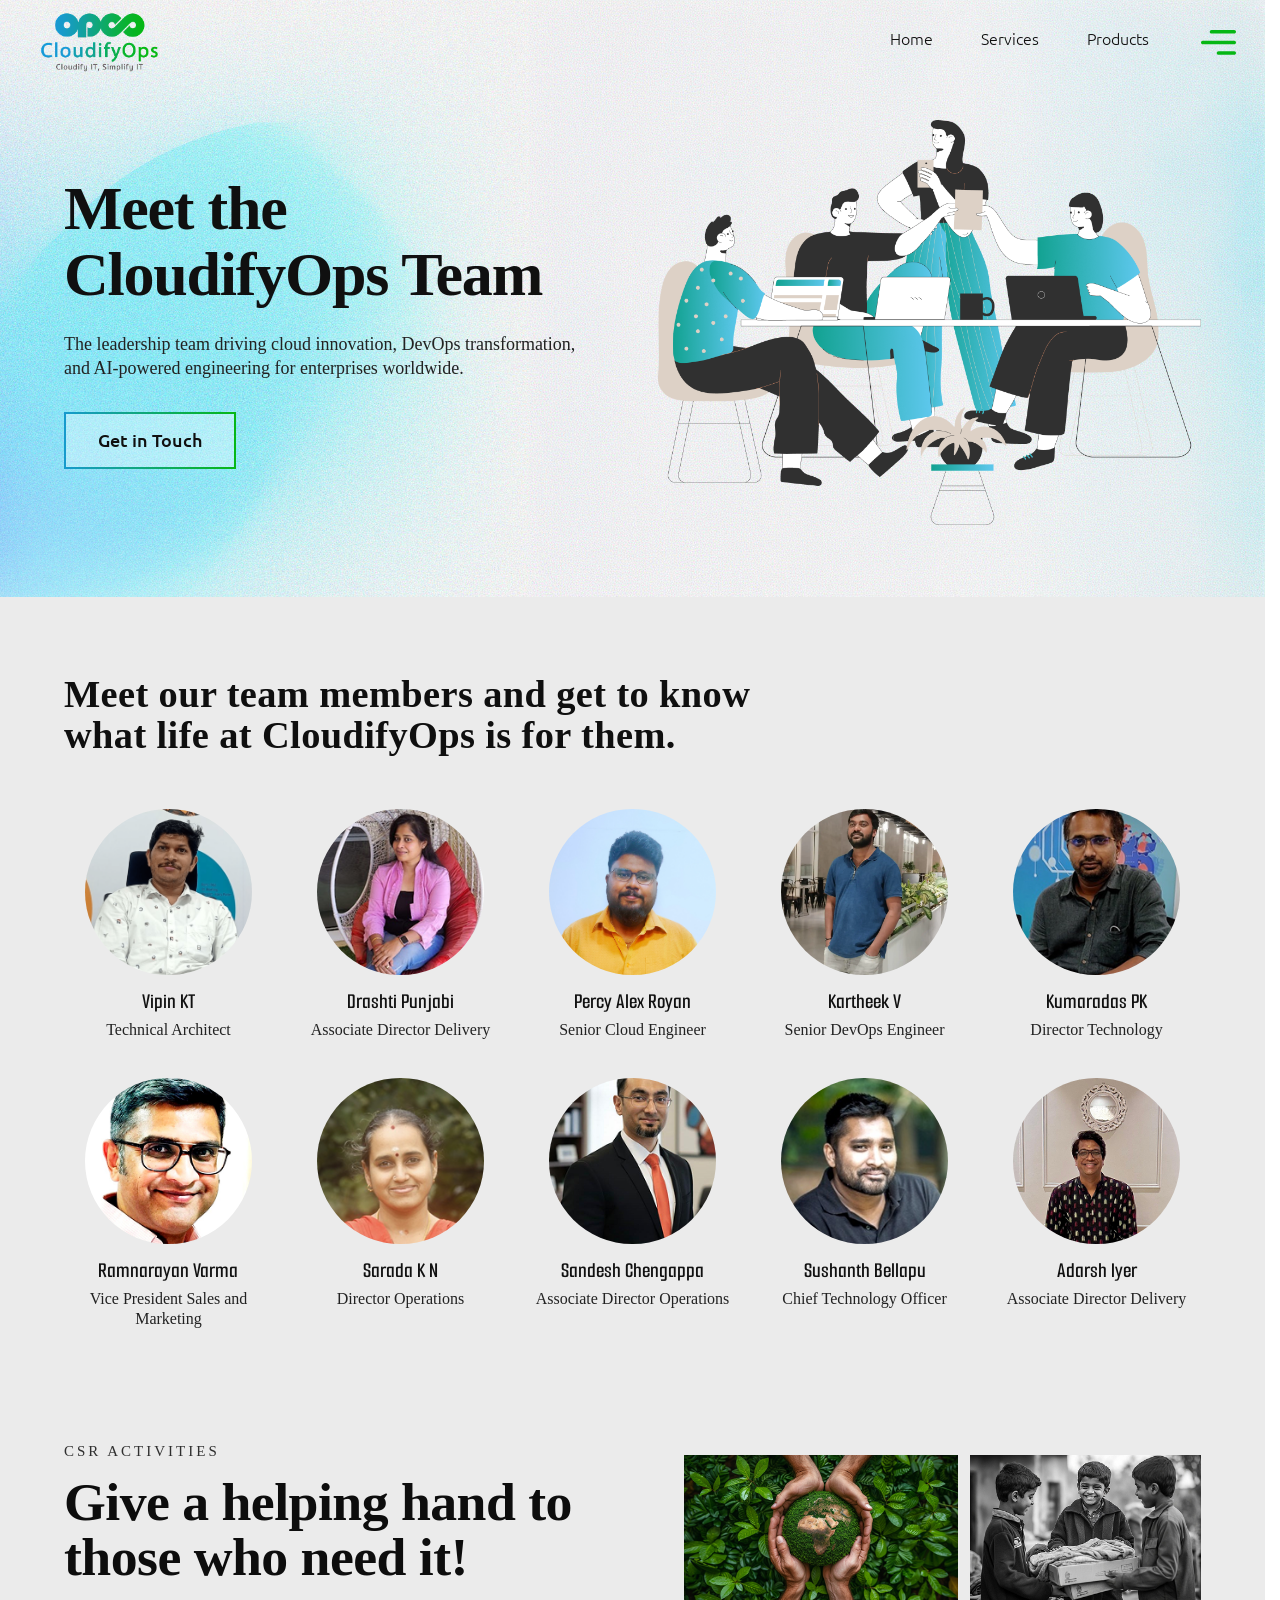
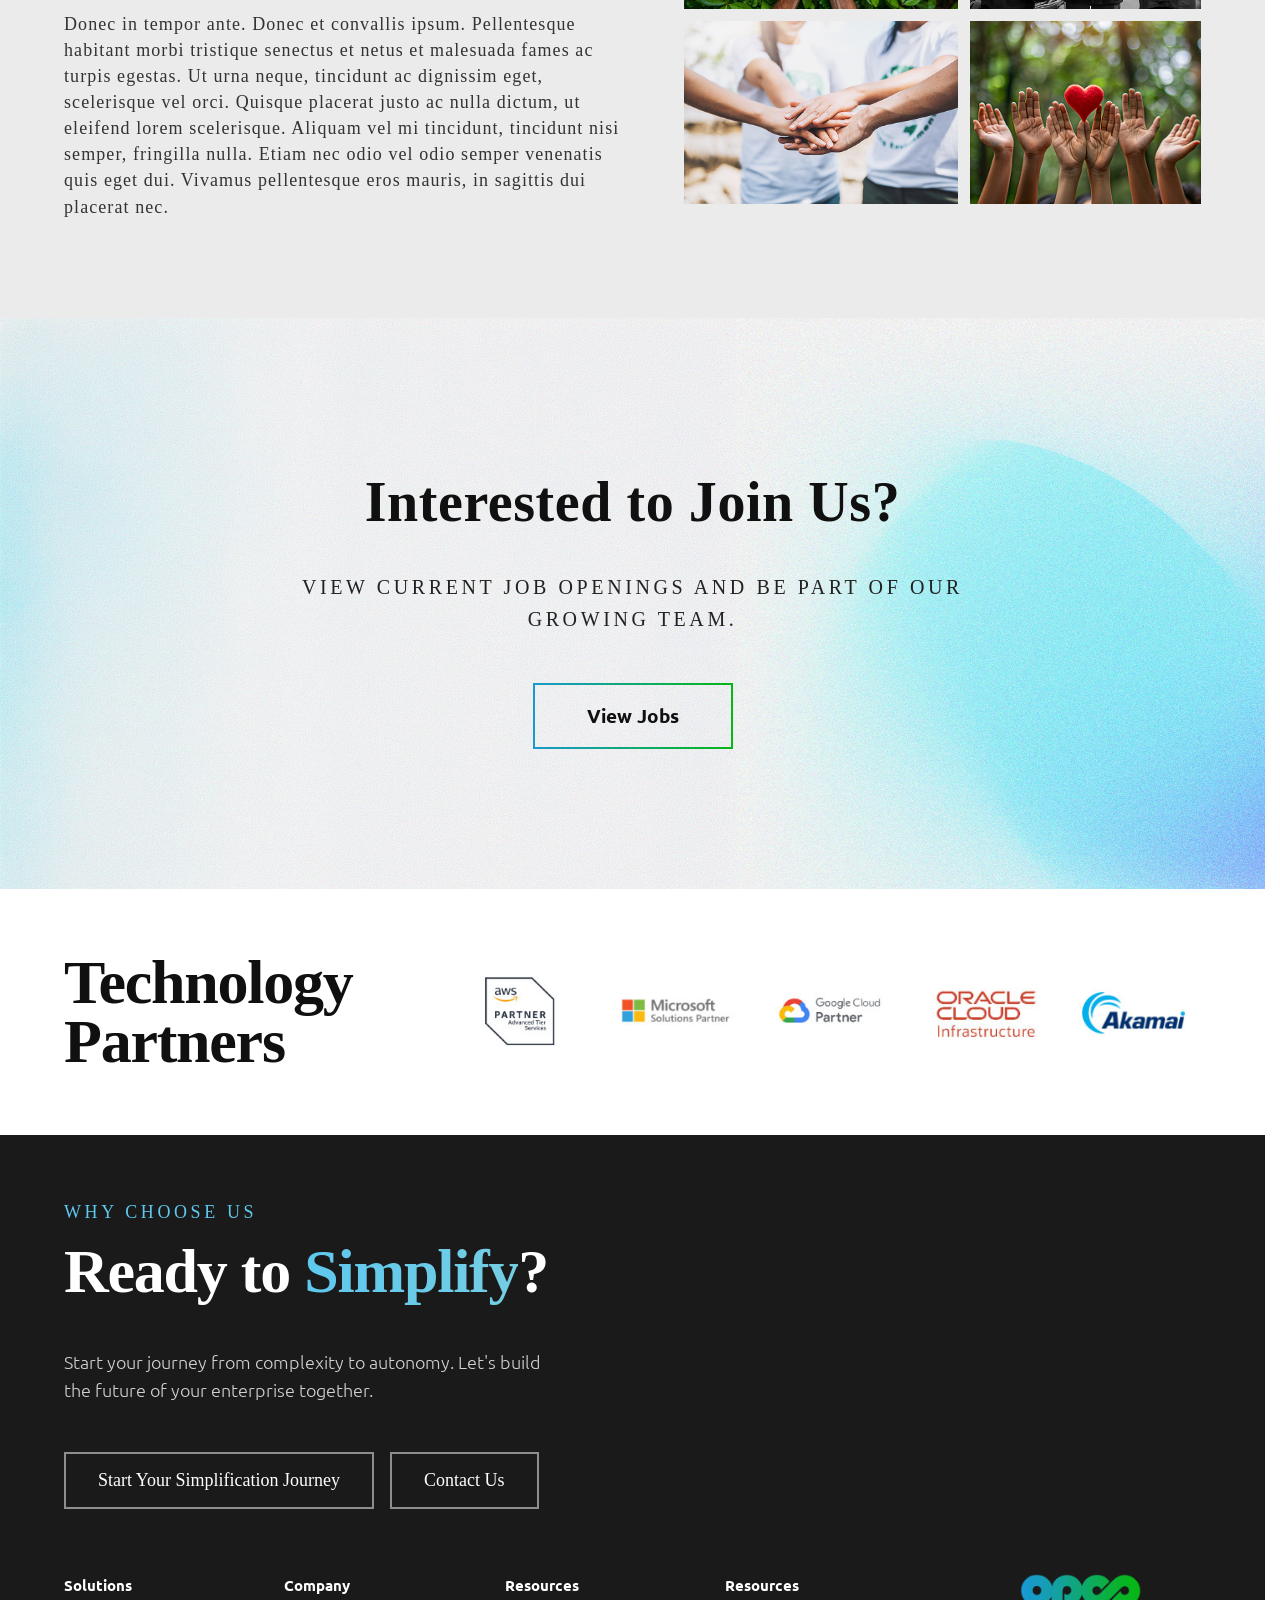
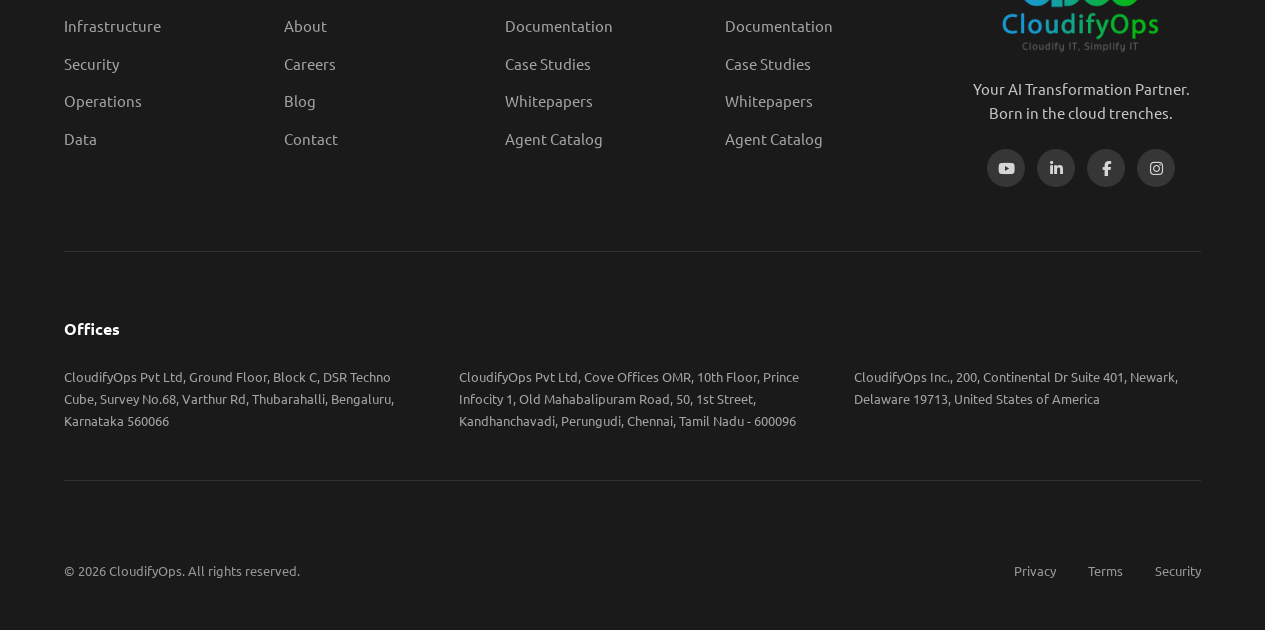
<file: life-at-cloudifyOps.html>
<!DOCTYPE html>
<html lang="en">
<head>
  <meta charset="UTF-8" />
  <meta name="viewport" content="width=device-width, initial-scale=1.0" />
  <title>Secure Cloud Services | CloudifyOps</title>
  <meta name="description" content="Protect your cloud environment with CloudifyOps comprehensive security and governance solutions." />
  <link rel="shortcut icon" href="./favicon.ico" type="image/x-icon">
  <link rel="icon" href="./favicon.ico" type="image/x-icon">
  <link rel="preconnect" href="https://fonts.googleapis.com" />
  <link rel="preconnect" href="https://fonts.gstatic.com" crossorigin />
  <link href="https://fonts.googleapis.com/css2?family=Ubuntu:wght@300;400;500;700&family=Ubuntu+Sans:wght@300;400;500;700;800&family=Smooch+Sans:wght@600&display=swap" rel="stylesheet" />
  <link rel="stylesheet" href="https://cdnjs.cloudflare.com/ajax/libs/font-awesome/6.4.0/css/all.min.css" />
  <link rel="stylesheet" href="https://unpkg.com/aos@2.3.1/dist/aos.css" />
  <link rel="stylesheet" href="styles.css" />
</head>
<body class="secure-cloud-page overlay-header">
  <!-- Header (Same as index.html) -->
  <header class="site-header" role="banner">
    <div class="container header-wrap">
      <img class="brand" src="images/logo.png" alt="CloudifyOps logo" />
      <nav aria-label="Primary">
        <ul class="nav-list">
          <li class="nav-desktop-item"><a href="index.html">Home</a></li>
          <li class="nav-desktop-item"><a href="index.html#services">Services</a></li>
          <li class="nav-desktop-item"><a href="index.html#products">Products</a></li>
          <li>
            <button class="mobile-menu-toggle" id="mobile-menu-toggle" aria-expanded="false" aria-controls="mobile-nav" aria-label="Toggle mobile menu">
              <svg width="35" height="25" viewBox="0 0 35 25" fill="none" xmlns="http://www.w3.org/2000/svg">
                <path d="M8.75 1.77643C8.75 0.795367 9.53354 0 10.5 0H33.25C34.2165 0 35 0.795367 35 1.77643C35 2.75749 34.2165 3.55285 33.25 3.55285H10.5C9.53354 3.55285 8.75 2.75742 8.75 1.77643ZM33.25 10.6586H1.75C0.783535 10.6586 0 11.454 0 12.435C0 13.416 0.783535 14.2114 1.75 14.2114H33.25C34.2165 14.2114 35 13.416 35 12.435C35 11.454 34.2165 10.6586 33.25 10.6586ZM33.25 21.3171H17.5C16.5336 21.3171 15.75 22.1125 15.75 23.0935C15.75 24.0745 16.5336 24.87 17.5 24.87H33.25C34.2165 24.87 35 24.0745 35 23.0935C35 22.1125 34.2165 21.3171 33.25 21.3171Z" fill="#06B715"/>
              </svg>
            </button>
          </li>
        </ul>
      </nav>
    </div>
  </header>

  <!-- Mobile slide-down nav -->
  <div id="mobile-nav" class="mobile-nav" aria-hidden="true">
    <ul class="mobile-nav-list">
      <li><a href="index.html">Home</a></li>
      <li><a href="index.html#services">Services</a></li>
      <li><a href="index.html#products">Products</a></li>
    </ul>
  </div>

  <main>
    <!-- Hero Section -->
    <section class="hero section-soft hero-security" aria-labelledby="hero-title">
      <div class="container hero-inner hero-security-inner">
        <div class="hero-security-copy">
          <h1 id="hero-title" class="display">
          Meet the CloudifyOps Team
          </h1>
          <p class="lead hero-security-lead">
         The leadership team driving cloud innovation, DevOps transformation, and AI-powered engineering for enterprises worldwide.
          </p>
          <a class="btn btn-outline" href="#services">Get in Touch</a>
        </div>
        <div class="hero-security-visual" aria-hidden="true">
          <img src="images/life_at_cloudifyOps.png" alt="CloudifyOps Team" />
        </div>
      </div>
    </section>

    <section class="section life-team-highlights" aria-labelledby="life-team-title">
      <div class="container">
        <h2 id="life-team-title" class="life-team-title">Meet our team members and get to know what life at CloudifyOps is for them.</h2>

        <div class="life-team-grid" aria-label="CloudifyOps employee highlights">
          <article class="life-team-card">
            <img src="images/Vipin KT.png" alt="Vipin KT" class="life-team-photo" />
            <h3 class="life-team-name">Vipin KT</h3>
            <p class="life-team-role">Technical Architect</p>
          </article>

          <article class="life-team-card">
            <img src="images/Drashti-Punjabi.png" alt="Drashti Punjabi" class="life-team-photo" />
            <h3 class="life-team-name">Drashti Punjabi</h3>
            <p class="life-team-role">Associate Director Delivery</p>
          </article>

          <article class="life-team-card">
            <img src="images/Percy Alex Royan.png" alt="Percy Alex Royan" class="life-team-photo" />
            <h3 class="life-team-name">Percy Alex Royan</h3>
            <p class="life-team-role">Senior Cloud Engineer</p>
          </article>

          <article class="life-team-card">
            <img src="images/Kartheek V.png" alt="Kartheek V" class="life-team-photo" />
            <h3 class="life-team-name">Kartheek V</h3>
            <p class="life-team-role">Senior DevOps Engineer</p>
          </article>

          <article class="life-team-card">
            <img src="images/Kumaradas-PK.png" alt="Kumaradas PK" class="life-team-photo" />
            <h3 class="life-team-name">Kumaradas PK</h3>
            <p class="life-team-role">Director Technology</p>
          </article>

          <article class="life-team-card">
            <img src="images/Ramnarayan-Varma.png" alt="Ramnarayan Varma" class="life-team-photo" />
            <h3 class="life-team-name">Ramnarayan Varma</h3>
            <p class="life-team-role">Vice President Sales and Marketing</p>
          </article>

          <article class="life-team-card">
            <img src="images/Sarada-Kodalur-Narayanan.png" alt="Sarada Kodalur Narayanan" class="life-team-photo" />
            <h3 class="life-team-name">Sarada K N</h3>
            <p class="life-team-role">Director Operations</p>
          </article>

          <article class="life-team-card">
            <img src="images/Sandesh-Chengappa.png" alt="Sandesh Chengappa" class="life-team-photo" />
            <h3 class="life-team-name">Sandesh Chengappa</h3>
            <p class="life-team-role">Associate Director Operations</p>
          </article>

          <article class="life-team-card">
            <img src="images/Sushanth-Bellapu.png" alt="Sushanth Bellapu" class="life-team-photo" />
            <h3 class="life-team-name">Sushanth Bellapu</h3>
            <p class="life-team-role">Chief Technology Officer</p>
          </article>

          <article class="life-team-card">
            <img src="images/Adarsh-Iyer.png" alt="Adarsh Iyer" class="life-team-photo" />
            <h3 class="life-team-name">Adarsh Iyer</h3>
            <p class="life-team-role">Associate Director Delivery</p>
          </article>
        </div>
      </div>
    </section>

    <section class="section csr-activities-section" aria-labelledby="csr-title">
      <div class="container csr-activities-layout">
        <div class="csr-activities-copy">
          <p class="csr-activities-eyebrow">CSR ACTIVITIES</p>
          <h2 id="csr-title" class="csr-activities-title">Give a helping hand to those who need it!</h2>
          <p class="csr-activities-text">
            Donec in tempor ante. Donec et convallis ipsum. Pellentesque habitant morbi tristique senectus et netus et malesuada fames ac turpis egestas. Ut urna neque, tincidunt ac dignissim eget, scelerisque vel orci. Quisque placerat justo ac nulla dictum, ut eleifend lorem scelerisque. Aliquam vel mi tincidunt, tincidunt nisi semper, fringilla nulla. Etiam nec odio vel odio semper venenatis quis eget dui. Vivamus pellentesque eros mauris, in sagittis dui placerat nec.
          </p>
        </div>

        <div class="csr-activities-gallery" aria-label="CSR activity photos">
          <img src="images/pic1.png" alt="Hands holding a globe in greenery" class="csr-photo csr-photo-1" />
          <img src="images/pic2.png" alt="Children sharing essentials" class="csr-photo csr-photo-2" />
          <img src="images/pic3.png" alt="Team members joining hands" class="csr-photo csr-photo-3" />
          <img src="images/pic4.png" alt="Raised hands with a heart" class="csr-photo csr-photo-4" />
        </div>
      </div>
    </section>



    


    <!-- Interested to Join Us? Section -->
    <section class="section get-started-section" aria-labelledby="get-started-title">
      <div class="container get-started-layout">
        <h2 id="get-started-title" class="get-started-title">Interested to Join Us?</h2>
        <p class="get-started-subtitle">View current job openings and be part of our growing team.</p>
        <a href="#contact" class="btn btn-outline get-started-btn">View Jobs</a>
      </div>
    </section>

    <!-- Technology Partners Section -->
    <section class="section section-soft partners-section" aria-labelledby="partners-title-scs">
      <div class="container partners-wrap">
        <h2 id="partners-title-scs" class="display">Technology<br />Partners</h2>
        <div class="partners-logos" aria-label="Technology partner logos">
          <img src="images/aws_partner.jpg" alt="AWS Partner" />
          <img src="images/ms_partner.jpg" alt="Microsoft Solutions Partner" />
          <img src="images/gcp_partner.jpg" alt="Google Cloud Partner" />
          <img src="images/oracle_partner.jpg" alt="Oracle Cloud Infrastructure" />
          <img src="images/akamai_partner.jpg" alt="Akamai" />
        </div>
      </div>
    </section>

  <!-- Footer (Same as index.html) -->
  <footer class="site-footer" role="contentinfo">
    <div class="container">

      <!-- CTA block -->
      <p class="eyebrow light">Why Choose Us</p>
      <h2 class="display light">Ready to <span class="gradient">Simplify</span>?</h2>
      <p class="lead light">Start your journey from complexity to autonomy. Let's build the future of your enterprise together.</p>
      <div class="cta-row footer-cta" role="group" aria-label="Footer actions">
        <a class="btn light-border" href="#">Start Your Simplification Journey</a>
        <a class="btn light-border" href="#">Contact Us</a>
      </div>

      <!-- Nav links + Brand -->
      <div class="footer-main">
        <div class="footer-nav-cols">
          <div>
            <h3>Solutions</h3>
            <ul>
              <li><a href="#">Infrastructure</a></li>
              <li><a href="#">Security</a></li>
              <li><a href="#">Operations</a></li>
              <li><a href="#">Data</a></li>
            </ul>
          </div>
          <div>
            <h3>Company</h3>
            <ul>
              <li><a href="#">About</a></li>
              <li><a href="#">Careers</a></li>
              <li><a href="#">Blog</a></li>
              <li><a href="#">Contact</a></li>
            </ul>
          </div>
          <div>
            <h3>Resources</h3>
            <ul>
              <li><a href="#">Documentation</a></li>
              <li><a href="#">Case Studies</a></li>
              <li><a href="#">Whitepapers</a></li>
              <li><a href="#">Agent Catalog</a></li>
            </ul>
          </div>
          <div>
            <h3>Resources</h3>
            <ul>
              <li><a href="#">Documentation</a></li>
              <li><a href="#">Case Studies</a></li>
              <li><a href="#">Whitepapers</a></li>
              <li><a href="#">Agent Catalog</a></li>
            </ul>
          </div>
        </div>

        <div class="footer-brand">
          <img src="images/logo-footer.png" alt="CloudifyOps" class="footer-logo" />
          <p class="footer-tagline">Your AI Transformation Partner.<br>Born in the cloud trenches.</p>
          <div class="footer-social" role="list" aria-label="Social media links">
            <a href="#" aria-label="YouTube" role="listitem"><i class="fab fa-youtube"></i></a>
            <a href="#" aria-label="LinkedIn" role="listitem"><i class="fab fa-linkedin-in"></i></a>
            <a href="#" aria-label="Facebook" role="listitem"><i class="fab fa-facebook-f"></i></a>
            <a href="#" aria-label="Instagram" role="listitem"><i class="fab fa-instagram"></i></a>
          </div>
        </div>
      </div>

      <!-- Offices -->
      <section class="offices" aria-label="Office addresses">
        <h3>Offices</h3>
        <div class="office-grid">
          <p>CloudifyOps Pvt Ltd, Ground Floor, Block C, DSR Techno Cube, Survey No.68, Varthur Rd, Thubarahalli, Bengaluru, Karnataka 560066</p>
          <p>CloudifyOps Pvt Ltd, Cove Offices OMR, 10th Floor, Prince Infocity 1, Old Mahabalipuram Road, 50, 1st Street, Kandhanchavadi, Perungudi, Chennai, Tamil Nadu - 600096</p>
          <p>CloudifyOps Inc., 200, Continental Dr Suite 401, Newark, Delaware 19713, United States of America</p>
        </div>
      </section>

      <!-- Bottom bar -->
      <div class="footer-bottom">
        <p>&copy; 2026 CloudifyOps. All rights reserved.</p>
        <nav aria-label="Legal">
          <ul>
            <li><a href="#">Privacy</a></li>
            <li><a href="#">Terms</a></li>
            <li><a href="#">Security</a></li>
          </ul>
        </nav>
      </div>

    </div>
  </footer>

  <button class="scroll-to-top" id="scroll-to-top" aria-label="Scroll to top">
    <i class="fas fa-chevron-up" aria-hidden="true"></i>
  </button>

  <script>
    (function () {
      var header = document.querySelector(".site-header");
      if (!header) return;

      function syncHeaderState() {
        if (window.scrollY > 8) {
          header.classList.add("is-scrolled");
        } else {
          header.classList.remove("is-scrolled");
        }
      }

      window.addEventListener("scroll", syncHeaderState, { passive: true });
      syncHeaderState();
    })();
  </script>
  <script>
    (function () {
      var scrollBtn = document.getElementById("scroll-to-top");
      var secondSection = document.querySelector("main > section:nth-of-type(2)");
      if (!scrollBtn || !secondSection) return;

      function syncScrollButton() {
        var revealAt = secondSection.offsetTop - 20;
        if (window.scrollY >= revealAt) {
          scrollBtn.classList.add("is-visible");
        } else {
          scrollBtn.classList.remove("is-visible");
        }
      }

      scrollBtn.addEventListener("click", function () {
        window.scrollTo({ top: 0, behavior: "smooth" });
      });

      window.addEventListener("scroll", syncScrollButton, { passive: true });
      window.addEventListener("resize", syncScrollButton);
      syncScrollButton();
    })();
  </script>
  <script>
    (function () {
      var statValues = document.querySelectorAll(".security-stats .stat-value");
      var animated = new Set();

      function animateCounter(element) {
        if (animated.has(element)) return;
        animated.add(element);

        var originalText = element.textContent.trim();
        var numberMatch = originalText.match(/[0-9]+(?:\.[0-9]+)?/);
        if (!numberMatch) return;

        var numericText = numberMatch[0];
        var finalValue = parseFloat(numericText);
        var prefix = originalText.slice(0, numberMatch.index);
        var suffix = originalText.slice(numberMatch.index + numericText.length);
        var isDecimal = numericText.includes(".");

        var duration = 2000;
        var startTime = null;

        function updateCounter(currentTime) {
          if (!startTime) startTime = currentTime;
          var elapsed = currentTime - startTime;
          var progress = Math.min(elapsed / duration, 1);

          var steppedValue = Math.floor(progress * finalValue * 10) / 10;
          var displayNumber = isDecimal ? steppedValue.toFixed(1) : String(Math.floor(steppedValue));

          element.textContent = prefix + displayNumber + suffix;

          if (progress < 1) {
            requestAnimationFrame(updateCounter);
          } else {
            element.textContent = prefix + numericText + suffix;
          }
        }

        requestAnimationFrame(updateCounter);
      }

      if ("IntersectionObserver" in window) {
        var observer = new IntersectionObserver(function (entries) {
          entries.forEach(function (entry) {
            if (entry.isIntersecting) {
              animateCounter(entry.target);
            }
          });
        }, { threshold: 0.5 });

        statValues.forEach(function (el) {
          observer.observe(el);
        });
      } else {
        statValues.forEach(function (el) {
          animateCounter(el);
        });
      }
    })();
  </script>
  <script src="https://unpkg.com/aos@2.3.1/dist/aos.js"></script>
  <script>
    (function () {
      // Initialize AOS for content elements (not entire sections)
      var cardSelectors = [
        '.service-box',
        '.why-card',
        '.related-card'
      ];
      
      cardSelectors.forEach(function(selector) {
        var elements = document.querySelectorAll(selector);
        elements.forEach(function(el, index) {
          el.setAttribute("data-aos", "fade-up");
          el.setAttribute("data-aos-duration", "800");
          el.setAttribute("data-aos-delay", String(Math.min(index * 50, 200)));
        });
      });

      var textSelectors = [
        ".life-team-title",
        ".life-team-name",
        ".life-team-role",
        ".csr-activities-eyebrow",
        ".csr-activities-title",
        ".csr-activities-text",
        ".get-started-title",
        ".get-started-subtitle"
      ];

      textSelectors.forEach(function(selector) {
        var elements = document.querySelectorAll(selector);
        elements.forEach(function(el, index) {
          el.setAttribute("data-aos", "fade-up");
          el.setAttribute("data-aos-duration", "800");
          el.setAttribute("data-aos-delay", String(Math.min(index * 40, 200)));
        });
      });

      // Add animation to section titles and content
      var sections = document.querySelectorAll("main > section");
      sections.forEach(function(section) {
        var display = section.querySelector(".display");
        var eyebrow = section.querySelector(".eyebrow");
        var leads = section.querySelectorAll(".lead");
        var ctaRow = section.querySelector(".cta-row");
        var grid = section.querySelector("[class*='-grid']");
        
        if (display) display.setAttribute("data-aos", "fade-up");
        if (eyebrow) eyebrow.setAttribute("data-aos", "fade-up");
        leads.forEach(function(lead) {
          lead.setAttribute("data-aos", "fade-up");
        });
        if (ctaRow) ctaRow.setAttribute("data-aos", "fade-up");
        if (grid && !grid.classList.contains("stats-grid")) {
          grid.setAttribute("data-aos", "fade-up");
        }
      });

      // Remove animation from background images
      var bgImages = document.querySelectorAll(".managed-bg, .background-visual");
      bgImages.forEach(function(el) {
        el.removeAttribute("data-aos");
      });

      AOS.init({
        once: true,
        offset: 100,
        duration: 800,
        easing: "ease-out-cubic"
      });
    })();
  </script>

  <script>
    // Mobile menu toggle
    (function () {
      var toggleBtn = document.getElementById("mobile-menu-toggle");
      var mobileNav = document.getElementById("mobile-nav");
      if (!toggleBtn || !mobileNav) return;

      toggleBtn.addEventListener("click", function () {
        var isOpen = mobileNav.classList.toggle("is-open");
        toggleBtn.setAttribute("aria-expanded", isOpen ? "true" : "false");
        mobileNav.setAttribute("aria-hidden", isOpen ? "false" : "true");
      });

      // Close menu when a link is clicked
      mobileNav.querySelectorAll("a").forEach(function (link) {
        link.addEventListener("click", function () {
          mobileNav.classList.remove("is-open");
          toggleBtn.setAttribute("aria-expanded", "false");
          mobileNav.setAttribute("aria-hidden", "true");
        });
      });
    })();
  </script>
</html>
</file>
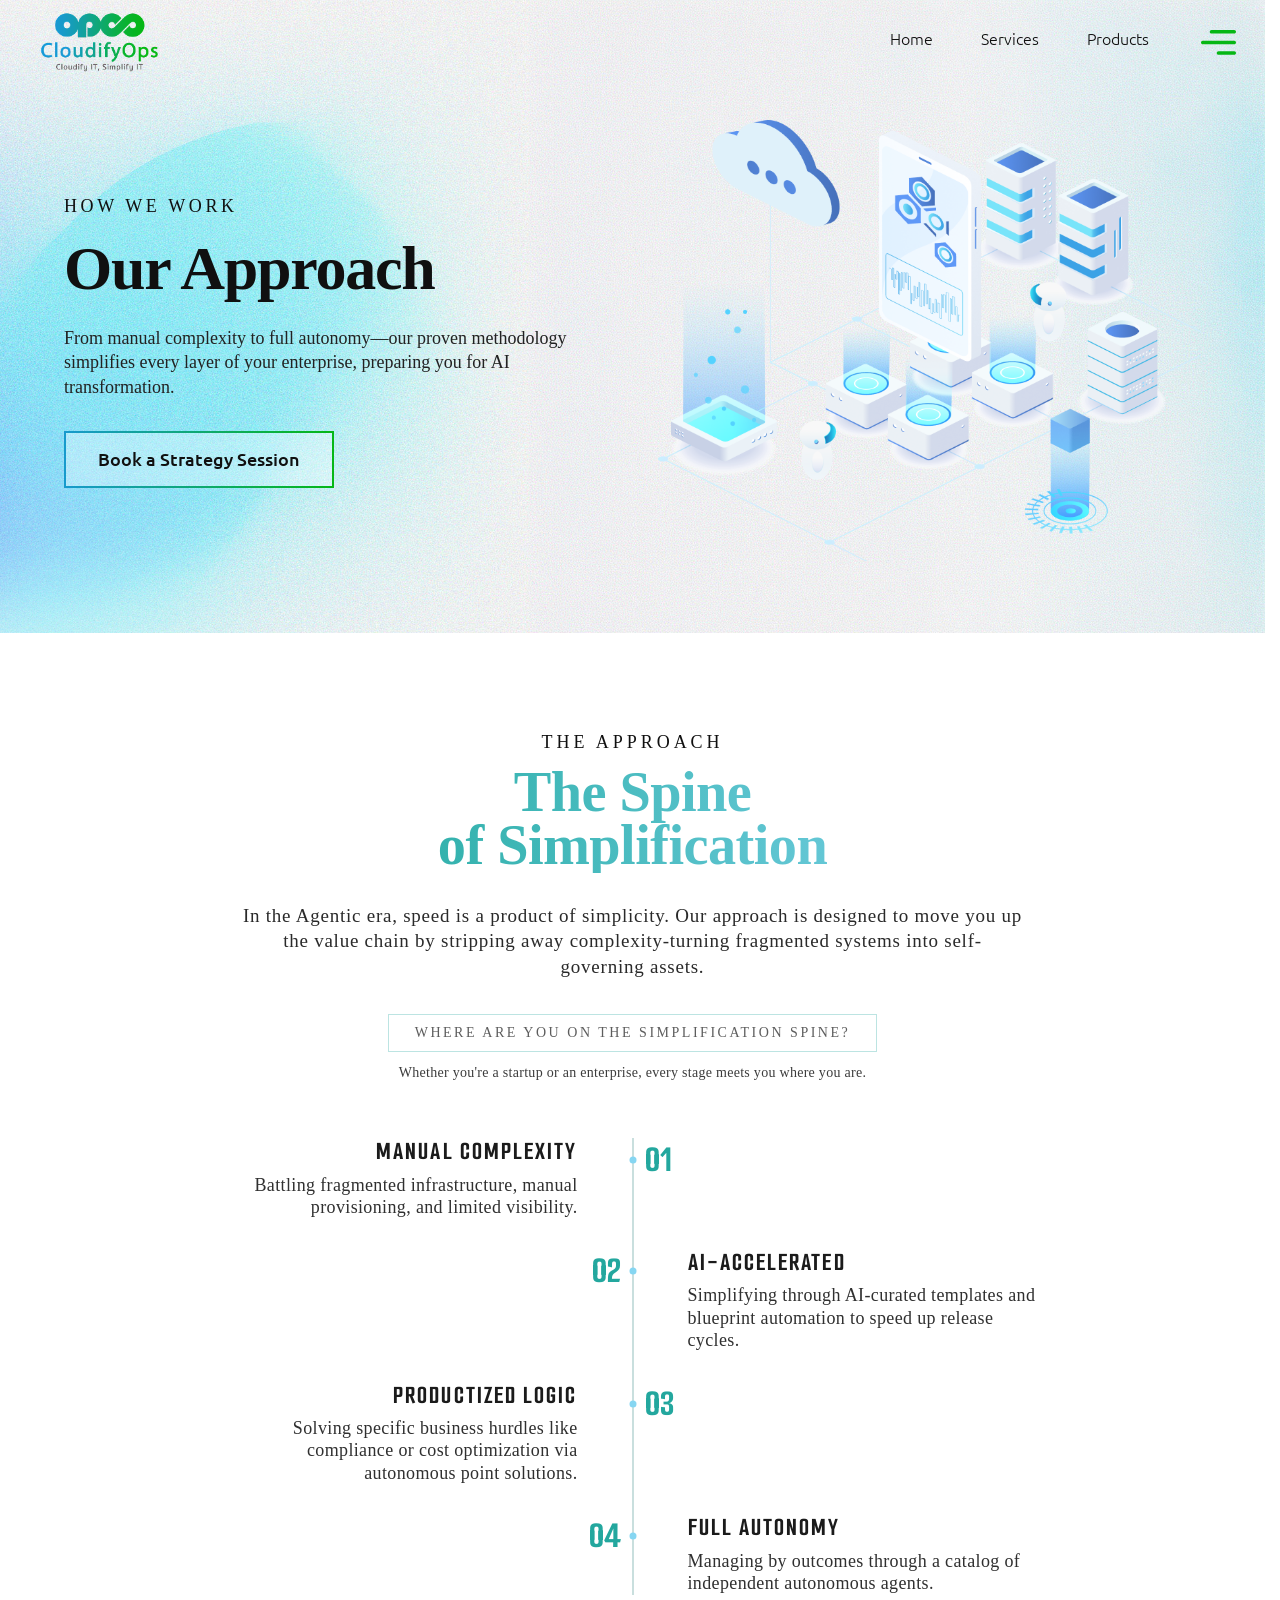
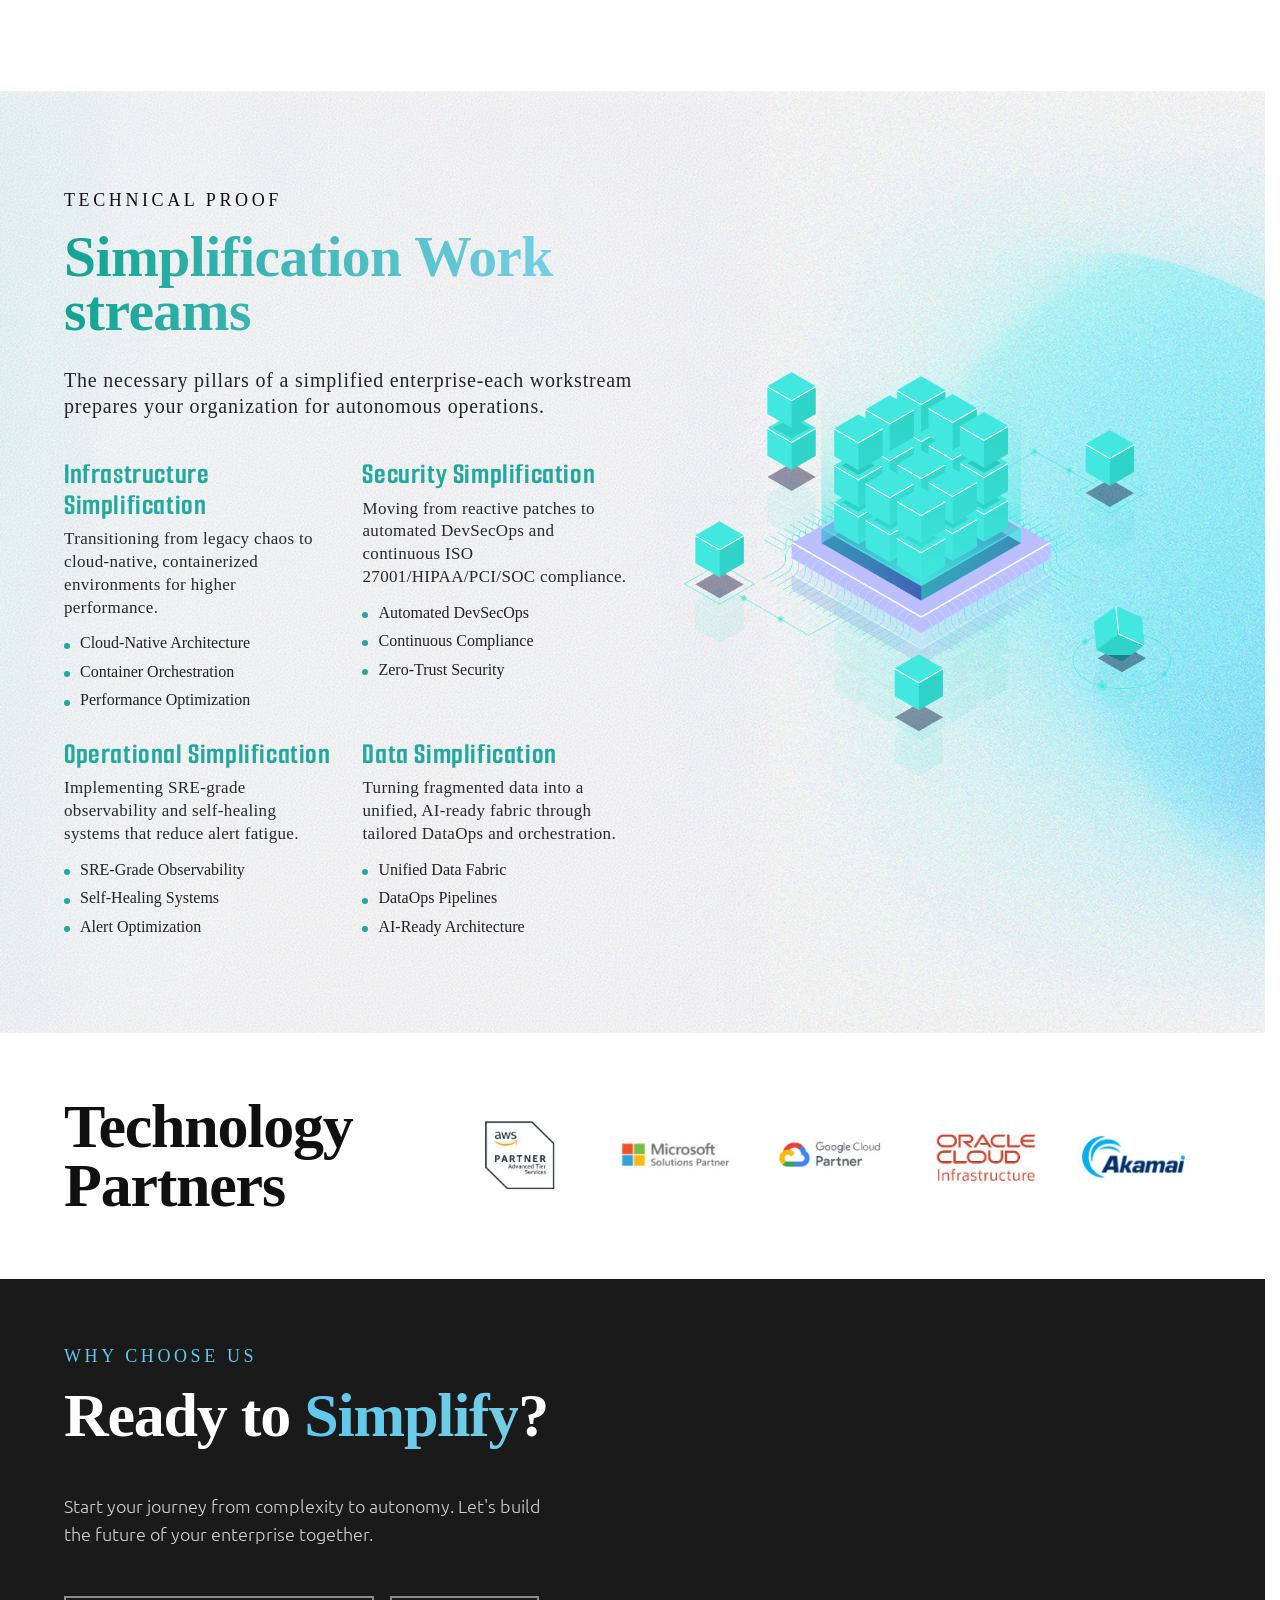
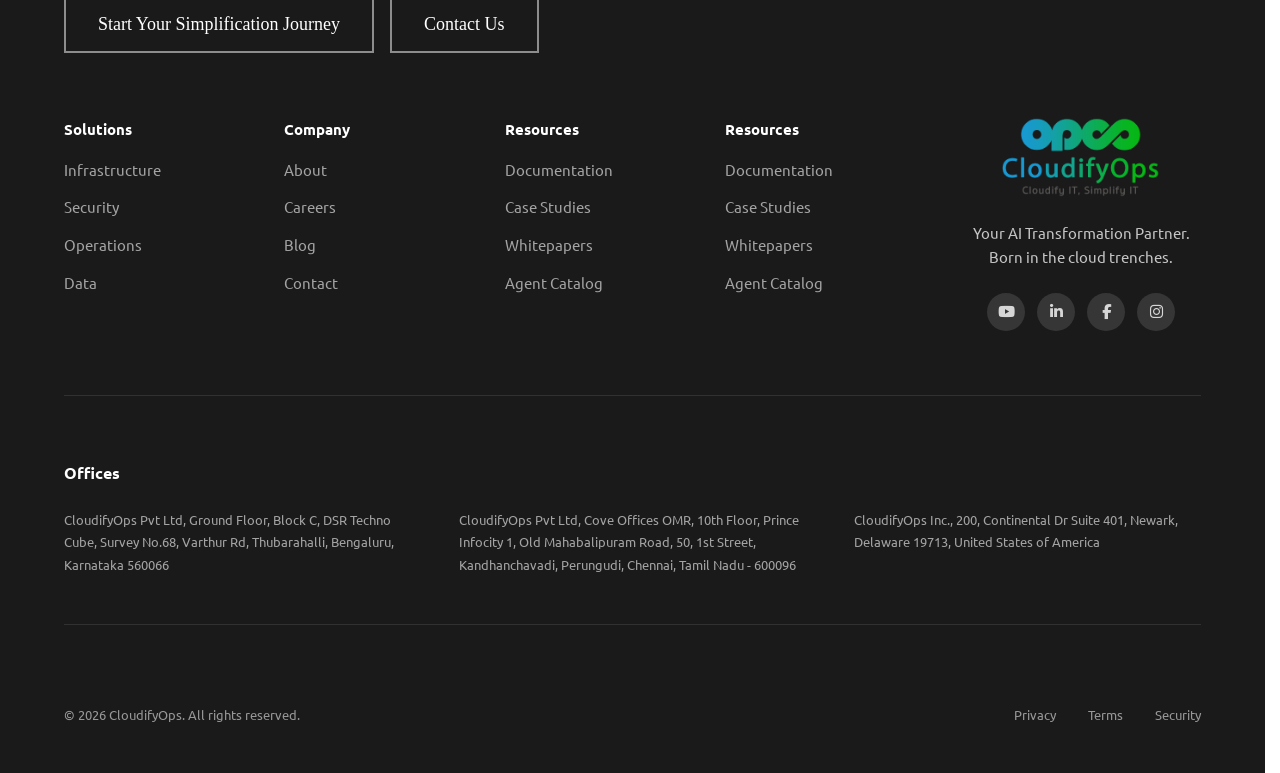
<file: our-approach.html>
<!DOCTYPE html>
<html lang="en">
<head>
  <meta charset="UTF-8" />
  <meta name="viewport" content="width=device-width, initial-scale=1.0" />
  <title>Secure Cloud Services | CloudifyOps</title>
  <meta name="description" content="Protect your cloud environment with CloudifyOps comprehensive security and governance solutions." />
  <link rel="shortcut icon" href="./favicon.ico" type="image/x-icon">
  <link rel="icon" href="./favicon.ico" type="image/x-icon">
  <link rel="preconnect" href="https://fonts.googleapis.com" />
  <link rel="preconnect" href="https://fonts.gstatic.com" crossorigin />
  <link href="https://fonts.googleapis.com/css2?family=Ubuntu:wght@300;400;500;700&family=Ubuntu+Sans:wght@300;400;500;700;800&family=Smooch+Sans:wght@600&display=swap" rel="stylesheet" />
  <link rel="stylesheet" href="https://cdnjs.cloudflare.com/ajax/libs/font-awesome/6.4.0/css/all.min.css" />
  <link rel="stylesheet" href="https://unpkg.com/aos@2.3.1/dist/aos.css" />
  <link rel="stylesheet" href="styles.css" />
</head>
<body class="secure-cloud-page overlay-header">
  <!-- Header (Same as index.html) -->
  <header class="site-header" role="banner">
    <div class="container header-wrap">
      <img class="brand" src="images/logo.png" alt="CloudifyOps logo" />
      <nav aria-label="Primary">
        <ul class="nav-list">
          <li class="nav-desktop-item"><a href="index.html">Home</a></li>
          <li class="nav-desktop-item"><a href="index.html#services">Services</a></li>
          <li class="nav-desktop-item"><a href="index.html#products">Products</a></li>
          <li>
            <button class="mobile-menu-toggle" id="mobile-menu-toggle" aria-expanded="false" aria-controls="mobile-nav" aria-label="Toggle mobile menu">
              <svg width="35" height="25" viewBox="0 0 35 25" fill="none" xmlns="http://www.w3.org/2000/svg">
                <path d="M8.75 1.77643C8.75 0.795367 9.53354 0 10.5 0H33.25C34.2165 0 35 0.795367 35 1.77643C35 2.75749 34.2165 3.55285 33.25 3.55285H10.5C9.53354 3.55285 8.75 2.75742 8.75 1.77643ZM33.25 10.6586H1.75C0.783535 10.6586 0 11.454 0 12.435C0 13.416 0.783535 14.2114 1.75 14.2114H33.25C34.2165 14.2114 35 13.416 35 12.435C35 11.454 34.2165 10.6586 33.25 10.6586ZM33.25 21.3171H17.5C16.5336 21.3171 15.75 22.1125 15.75 23.0935C15.75 24.0745 16.5336 24.87 17.5 24.87H33.25C34.2165 24.87 35 24.0745 35 23.0935C35 22.1125 34.2165 21.3171 33.25 21.3171Z" fill="#06B715"/>
              </svg>
            </button>
          </li>
        </ul>
      </nav>
    </div>
  </header>

  <!-- Mobile slide-down nav -->
  <div id="mobile-nav" class="mobile-nav" aria-hidden="true">
    <ul class="mobile-nav-list">
      <li><a href="index.html">Home</a></li>
      <li><a href="index.html#services">Services</a></li>
      <li><a href="index.html#products">Products</a></li>
    </ul>
  </div>

  <main>
    <!-- Hero Section -->
    <section class="hero section-soft hero-security" aria-labelledby="hero-title">
      <div class="container hero-inner hero-security-inner">
        <div class="hero-security-copy">
            <p class="eyebrow">How We Work</p>
          <h1 id="hero-title" class="display">
          Our Approach
          </h1>
          <p class="lead hero-security-lead">
         From manual complexity to full autonomy—our proven methodology simplifies every layer of your enterprise, preparing you for AI transformation.
          </p>
          <a class="btn btn-outline" href="#services">Book a Strategy Session</a>
        </div>
        <div class="hero-security-visual" aria-hidden="true">
          <img src="images/our-approach.png" alt="Our Approach" />
        </div>
      </div>
    </section>

    <section class="section approach-spine-section" aria-labelledby="approach-spine-title">
      <div class="container approach-spine-wrap">
        <p class="eyebrow approach-spine-eyebrow">The Approach</p>
        <h2 id="approach-spine-title" class="approach-spine-title gradient2">The Spine<br />of Simplification</h2>
        <p class="approach-spine-lead">In the Agentic era, speed is a product of simplicity. Our approach is designed to move you up the value chain by stripping away complexity-turning fragmented systems into self-governing assets.</p>

        <p class="approach-spine-prompt">Where are you on the simplification spine?</p>
        <p class="approach-spine-note">Whether you're a startup or an enterprise, every stage meets you where you are.</p>

        <div class="approach-spine-timeline" aria-label="Simplification maturity spine">
          <article class="approach-spine-step is-left">
            <div class="approach-spine-content">
              <h3>Manual Complexity</h3>
              <p>Battling fragmented infrastructure, manual provisioning, and limited visibility.</p>
            </div>
            <div class="approach-spine-marker">
              <span>01</span>
            </div>
          </article>

          <article class="approach-spine-step is-right">
            <div class="approach-spine-marker">
              <span>02</span>
            </div>
            <div class="approach-spine-content">
              <h3>AI-Accelerated</h3>
              <p>Simplifying through AI-curated templates and blueprint automation to speed up release cycles.</p>
            </div>
          </article>

          <article class="approach-spine-step is-left">
            <div class="approach-spine-content">
              <h3>Productized Logic</h3>
              <p>Solving specific business hurdles like compliance or cost optimization via autonomous point solutions.</p>
            </div>
            <div class="approach-spine-marker">
              <span>03</span>
            </div>
          </article>

          <article class="approach-spine-step is-right">
            <div class="approach-spine-marker">
              <span>04</span>
            </div>
            <div class="approach-spine-content">
              <h3>Full Autonomy</h3>
              <p>Managing by outcomes through a catalog of independent autonomous agents.</p>
            </div>
          </article>
        </div>
      </div>
    </section>

    <section class="section workstreams-section" aria-labelledby="workstreams-title">
      <div class="container workstreams-layout">
        <div class="workstreams-copy">
          <p class="eyebrow">Technical Proof</p>
          <h2 id="workstreams-title" class="workstreams-title gradient2">Simplification Work<br />streams</h2>
          <p class="workstreams-lead">The necessary pillars of a simplified enterprise-each workstream prepares your organization for autonomous operations.</p>

          <div class="workstreams-grid" aria-label="Simplification workstreams">
            <article class="workstream-card">
              <h3>Infrastructure Simplification</h3>
              <p>Transitioning from legacy chaos to cloud-native, containerized environments for higher performance.</p>
              <ul>
                <li>Cloud-Native Architecture</li>
                <li>Container Orchestration</li>
                <li>Performance Optimization</li>
              </ul>
            </article>

            <article class="workstream-card">
              <h3>Security Simplification</h3>
              <p>Moving from reactive patches to automated DevSecOps and continuous ISO 27001/HIPAA/PCI/SOC compliance.</p>
              <ul>
                <li>Automated DevSecOps</li>
                <li>Continuous Compliance</li>
                <li>Zero-Trust Security</li>
              </ul>
            </article>

            <article class="workstream-card">
              <h3>Operational Simplification</h3>
              <p>Implementing SRE-grade observability and self-healing systems that reduce alert fatigue.</p>
              <ul>
                <li>SRE-Grade Observability</li>
                <li>Self-Healing Systems</li>
                <li>Alert Optimization</li>
              </ul>
            </article>

            <article class="workstream-card">
              <h3>Data Simplification</h3>
              <p>Turning fragmented data into a unified, AI-ready fabric through tailored DataOps and orchestration.</p>
              <ul>
                <li>Unified Data Fabric</li>
                <li>DataOps Pipelines</li>
                <li>AI-Ready Architecture</li>
              </ul>
            </article>
          </div>
        </div>

        <div class="workstreams-visual" aria-hidden="true">
          <img src="images/workstream.png" alt="Simplification workstreams visual" />
        </div>
      </div>
    </section>


    <!-- Technology Partners Section -->
    <section class="section section-soft partners-section" aria-labelledby="partners-title-scs">
      <div class="container partners-wrap">
        <h2 id="partners-title-scs" class="display">Technology<br />Partners</h2>
        <div class="partners-logos" aria-label="Technology partner logos">
          <img src="images/aws_partner.jpg" alt="AWS Partner" />
          <img src="images/ms_partner.jpg" alt="Microsoft Solutions Partner" />
          <img src="images/gcp_partner.jpg" alt="Google Cloud Partner" />
          <img src="images/oracle_partner.jpg" alt="Oracle Cloud Infrastructure" />
          <img src="images/akamai_partner.jpg" alt="Akamai" />
        </div>
      </div>
    </section>
  </main>
  <!-- Footer (Same as index.html) -->
  <footer class="site-footer" role="contentinfo">
    <div class="container">

      <!-- CTA block -->
      <p class="eyebrow light">Why Choose Us</p>
      <h2 class="display light">Ready to <span class="gradient">Simplify</span>?</h2>
      <p class="lead light">Start your journey from complexity to autonomy. Let's build the future of your enterprise together.</p>
      <div class="cta-row footer-cta" role="group" aria-label="Footer actions">
        <a class="btn light-border" href="#">Start Your Simplification Journey</a>
        <a class="btn light-border" href="#">Contact Us</a>
      </div>

      <!-- Nav links + Brand -->
      <div class="footer-main">
        <div class="footer-nav-cols">
          <div>
            <h3>Solutions</h3>
            <ul>
              <li><a href="#">Infrastructure</a></li>
              <li><a href="#">Security</a></li>
              <li><a href="#">Operations</a></li>
              <li><a href="#">Data</a></li>
            </ul>
          </div>
          <div>
            <h3>Company</h3>
            <ul>
              <li><a href="#">About</a></li>
              <li><a href="#">Careers</a></li>
              <li><a href="#">Blog</a></li>
              <li><a href="#">Contact</a></li>
            </ul>
          </div>
          <div>
            <h3>Resources</h3>
            <ul>
              <li><a href="#">Documentation</a></li>
              <li><a href="#">Case Studies</a></li>
              <li><a href="#">Whitepapers</a></li>
              <li><a href="#">Agent Catalog</a></li>
            </ul>
          </div>
          <div>
            <h3>Resources</h3>
            <ul>
              <li><a href="#">Documentation</a></li>
              <li><a href="#">Case Studies</a></li>
              <li><a href="#">Whitepapers</a></li>
              <li><a href="#">Agent Catalog</a></li>
            </ul>
          </div>
        </div>

        <div class="footer-brand">
          <img src="images/logo-footer.png" alt="CloudifyOps" class="footer-logo" />
          <p class="footer-tagline">Your AI Transformation Partner.<br>Born in the cloud trenches.</p>
          <div class="footer-social" role="list" aria-label="Social media links">
            <a href="#" aria-label="YouTube" role="listitem"><i class="fab fa-youtube"></i></a>
            <a href="#" aria-label="LinkedIn" role="listitem"><i class="fab fa-linkedin-in"></i></a>
            <a href="#" aria-label="Facebook" role="listitem"><i class="fab fa-facebook-f"></i></a>
            <a href="#" aria-label="Instagram" role="listitem"><i class="fab fa-instagram"></i></a>
          </div>
        </div>
      </div>

      <!-- Offices -->
      <section class="offices" aria-label="Office addresses">
        <h3>Offices</h3>
        <div class="office-grid">
          <p>CloudifyOps Pvt Ltd, Ground Floor, Block C, DSR Techno Cube, Survey No.68, Varthur Rd, Thubarahalli, Bengaluru, Karnataka 560066</p>
          <p>CloudifyOps Pvt Ltd, Cove Offices OMR, 10th Floor, Prince Infocity 1, Old Mahabalipuram Road, 50, 1st Street, Kandhanchavadi, Perungudi, Chennai, Tamil Nadu - 600096</p>
          <p>CloudifyOps Inc., 200, Continental Dr Suite 401, Newark, Delaware 19713, United States of America</p>
        </div>
      </section>

      <!-- Bottom bar -->
      <div class="footer-bottom">
        <p>&copy; 2026 CloudifyOps. All rights reserved.</p>
        <nav aria-label="Legal">
          <ul>
            <li><a href="#">Privacy</a></li>
            <li><a href="#">Terms</a></li>
            <li><a href="#">Security</a></li>
          </ul>
        </nav>
      </div>

    </div>
  </footer>

  <button class="scroll-to-top" id="scroll-to-top" aria-label="Scroll to top">
    <i class="fas fa-chevron-up" aria-hidden="true"></i>
  </button>

  <script>
    (function () {
      var header = document.querySelector(".site-header");
      if (!header) return;

      function syncHeaderState() {
        if (window.scrollY > 8) {
          header.classList.add("is-scrolled");
        } else {
          header.classList.remove("is-scrolled");
        }
      }

      window.addEventListener("scroll", syncHeaderState, { passive: true });
      syncHeaderState();
    })();
  </script>
  <script>
    (function () {
      var scrollBtn = document.getElementById("scroll-to-top");
      var secondSection = document.querySelector("main > section:nth-of-type(2)");
      if (!scrollBtn || !secondSection) return;

      function syncScrollButton() {
        var revealAt = secondSection.offsetTop - 20;
        if (window.scrollY >= revealAt) {
          scrollBtn.classList.add("is-visible");
        } else {
          scrollBtn.classList.remove("is-visible");
        }
      }

      scrollBtn.addEventListener("click", function () {
        window.scrollTo({ top: 0, behavior: "smooth" });
      });

      window.addEventListener("scroll", syncScrollButton, { passive: true });
      window.addEventListener("resize", syncScrollButton);
      syncScrollButton();
    })();
  </script>
  <script>
    (function () {
      var statValues = document.querySelectorAll(".security-stats .stat-value, .ai-impact-section .stat-value");
      var animated = new Set();

      function animateCounter(element) {
        if (animated.has(element)) return;
        animated.add(element);

        var originalText = element.textContent.trim();
        var numberMatch = originalText.match(/[0-9]+(?:\.[0-9]+)?/);
        if (!numberMatch) return;

        var numericText = numberMatch[0];
        var finalValue = parseFloat(numericText);
        var prefix = originalText.slice(0, numberMatch.index);
        var suffix = originalText.slice(numberMatch.index + numericText.length);
        var isDecimal = numericText.includes(".");

        var duration = 2000;
        var startTime = null;

        function updateCounter(currentTime) {
          if (!startTime) startTime = currentTime;
          var elapsed = currentTime - startTime;
          var progress = Math.min(elapsed / duration, 1);

          var steppedValue = Math.floor(progress * finalValue * 10) / 10;
          var displayNumber = isDecimal ? steppedValue.toFixed(1) : String(Math.floor(steppedValue));

          element.textContent = prefix + displayNumber + suffix;

          if (progress < 1) {
            requestAnimationFrame(updateCounter);
          } else {
            element.textContent = prefix + numericText + suffix;
          }
        }

        requestAnimationFrame(updateCounter);
      }

      if ("IntersectionObserver" in window) {
        var observer = new IntersectionObserver(function (entries) {
          entries.forEach(function (entry) {
            if (entry.isIntersecting) {
              animateCounter(entry.target);
            }
          });
        }, { threshold: 0.5 });

        statValues.forEach(function (el) {
          observer.observe(el);
        });
      } else {
        statValues.forEach(function (el) {
          animateCounter(el);
        });
      }
    })();
  </script>
  <script src="https://unpkg.com/aos@2.3.1/dist/aos.js"></script>
  <script>
    (function () {
      // Initialize AOS for content elements (not entire sections)
      var cardSelectors = [
        '.service-box',
        '.why-card',
        '.related-card'
      ];
      
      cardSelectors.forEach(function(selector) {
        var elements = document.querySelectorAll(selector);
        elements.forEach(function(el, index) {
          el.setAttribute("data-aos", "fade-up");
          el.setAttribute("data-aos-duration", "800");
          el.setAttribute("data-aos-delay", String(Math.min(index * 50, 200)));
        });
      });

      // Add animation to section titles and content
      var sections = document.querySelectorAll("main > section");
      sections.forEach(function(section) {
        var display = section.querySelector(".display");
        var eyebrow = section.querySelector(".eyebrow");
        var leads = section.querySelectorAll(".lead");
        var ctaRow = section.querySelector(".cta-row");
        var grid = section.querySelector("[class*='-grid']");
        
        if (display) display.setAttribute("data-aos", "fade-up");
        if (eyebrow) eyebrow.setAttribute("data-aos", "fade-up");
        leads.forEach(function(lead) {
          lead.setAttribute("data-aos", "fade-up");
        });
        if (ctaRow) ctaRow.setAttribute("data-aos", "fade-up");
        if (grid && !grid.classList.contains("stats-grid")) {
          grid.setAttribute("data-aos", "fade-up");
        }
      });

      // Remove animation from background images
      var bgImages = document.querySelectorAll(".managed-bg, .background-visual");
      bgImages.forEach(function(el) {
        el.removeAttribute("data-aos");
      });

      AOS.init({
        once: true,
        offset: 100,
        duration: 800,
        easing: "ease-out-cubic"
      });
    })();
  </script>

  <script>
    // Mobile menu toggle
    (function () {
      var toggleBtn = document.getElementById("mobile-menu-toggle");
      var mobileNav = document.getElementById("mobile-nav");
      if (!toggleBtn || !mobileNav) return;

      toggleBtn.addEventListener("click", function () {
        var isOpen = mobileNav.classList.toggle("is-open");
        toggleBtn.setAttribute("aria-expanded", isOpen ? "true" : "false");
        mobileNav.setAttribute("aria-hidden", isOpen ? "false" : "true");
      });

      // Close menu when a link is clicked
      mobileNav.querySelectorAll("a").forEach(function (link) {
        link.addEventListener("click", function () {
          mobileNav.classList.remove("is-open");
          toggleBtn.setAttribute("aria-expanded", "false");
          mobileNav.setAttribute("aria-hidden", "true");
        });
      });
    })();
  </script>
</html>
</file>
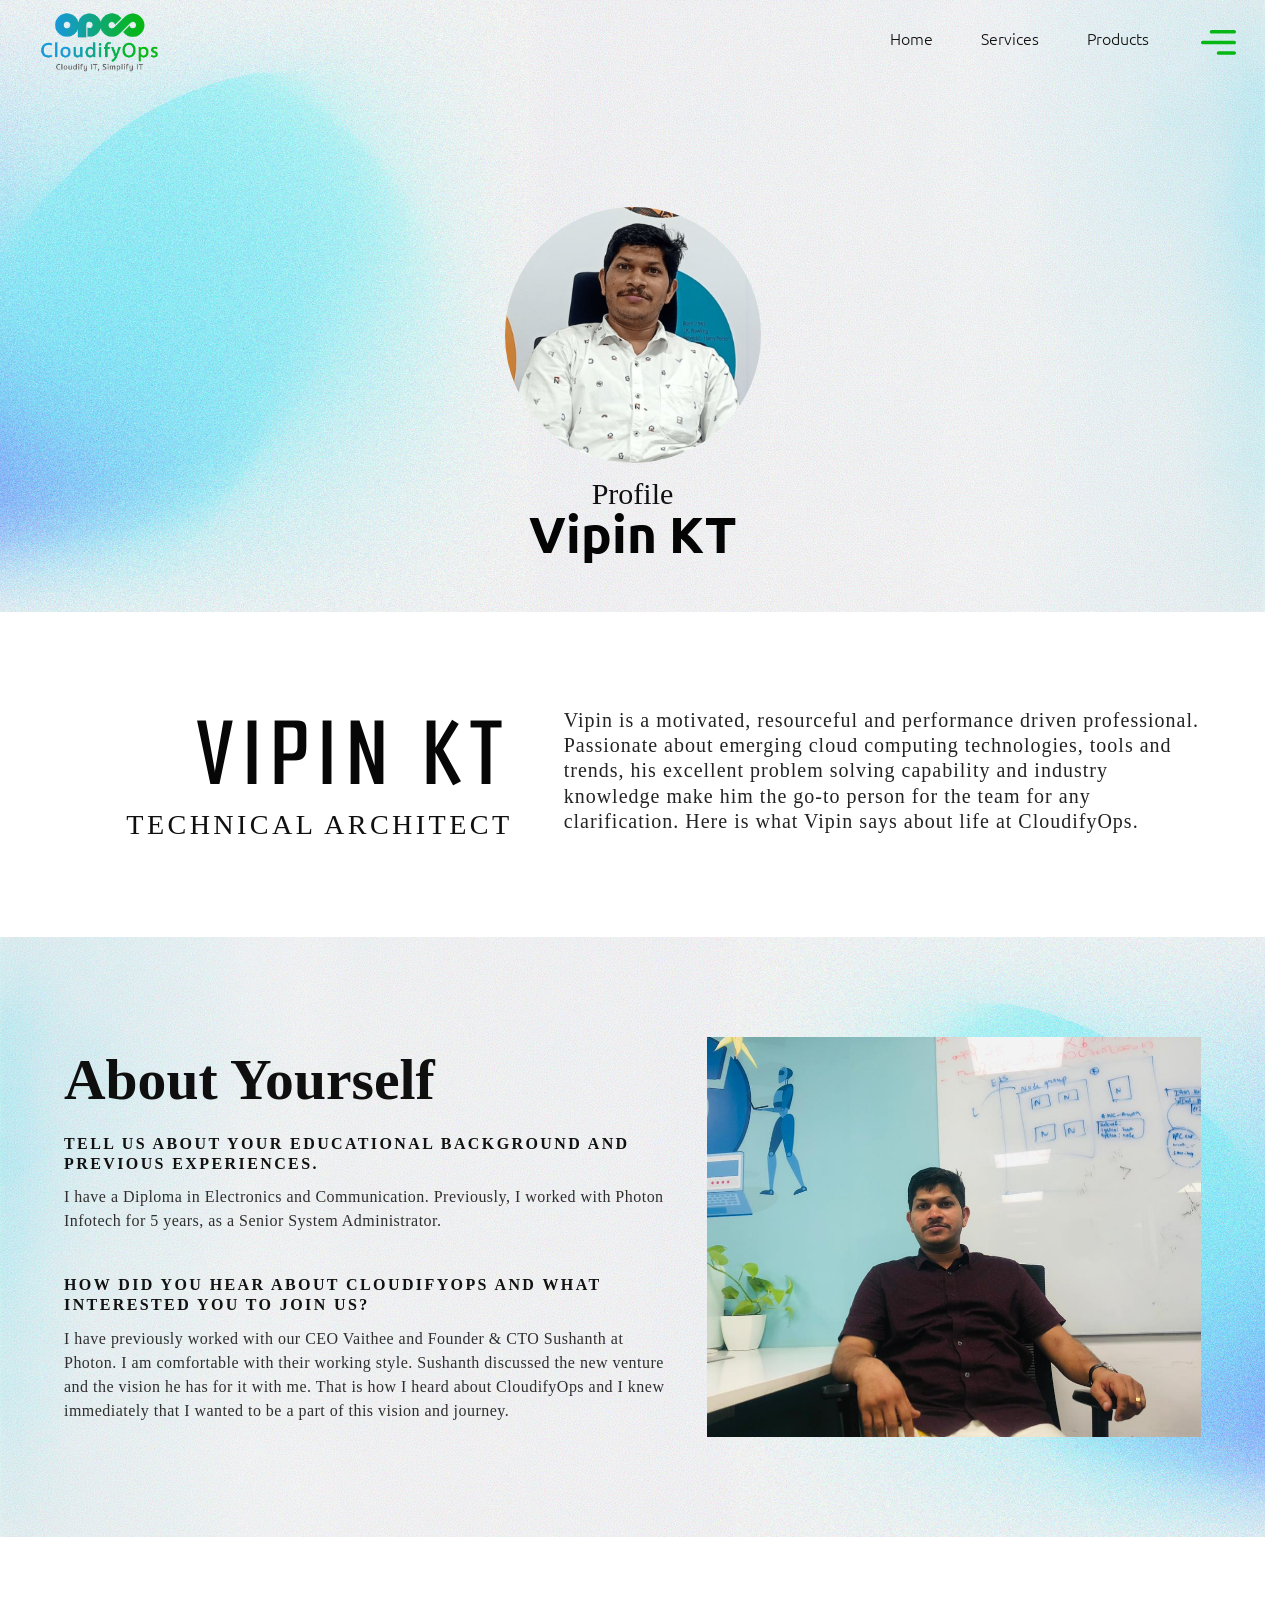
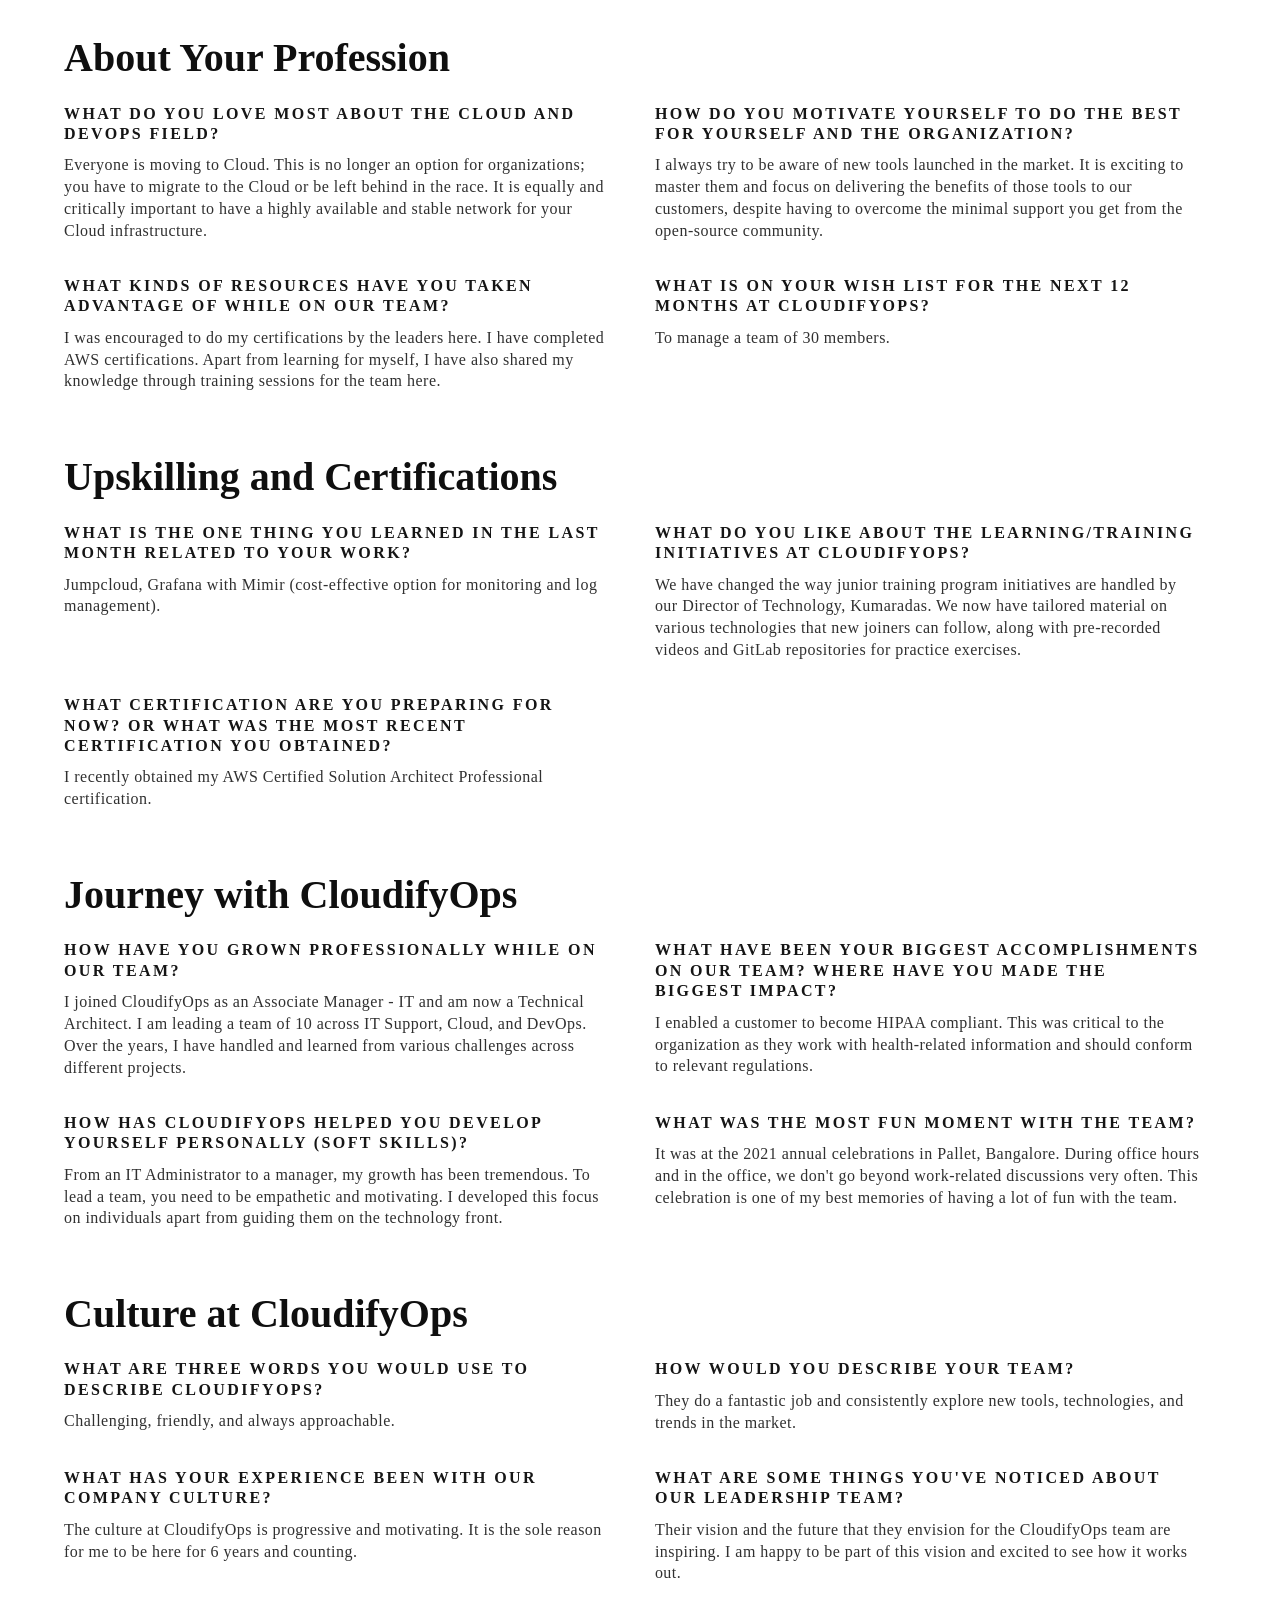
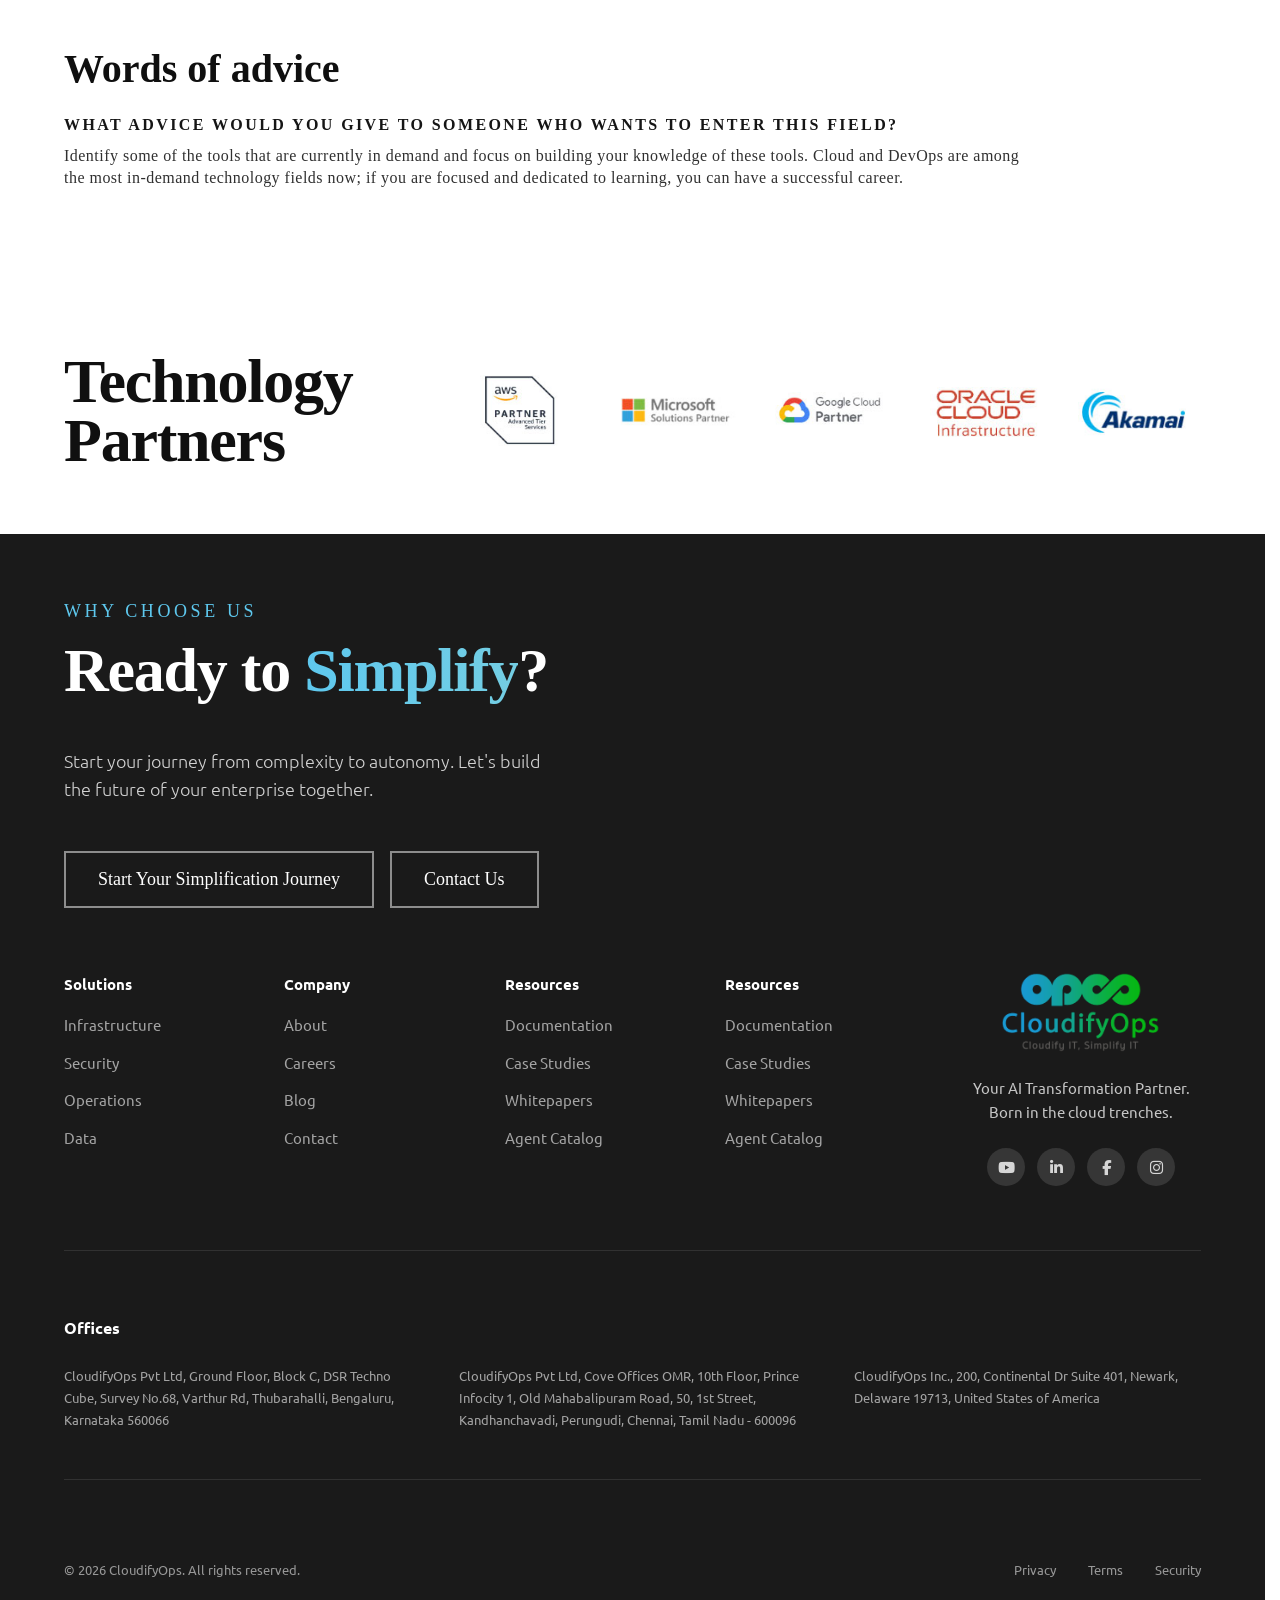
<file: profile-vipin-kt.html>
<!DOCTYPE html>
<html lang="en">
<head>
  <meta charset="UTF-8" />
  <meta name="viewport" content="width=device-width, initial-scale=1.0" />
  <title>Vipin KT Profile | CloudifyOps</title>
  <meta name="description" content="Profile page for Vipin KT at CloudifyOps." />
  <link rel="shortcut icon" href="./favicon.ico" type="image/x-icon">
  <link rel="icon" href="./favicon.ico" type="image/x-icon">
  <link rel="preconnect" href="https://fonts.googleapis.com" />
  <link rel="preconnect" href="https://fonts.gstatic.com" crossorigin />
  <link href="https://fonts.googleapis.com/css2?family=Ubuntu:wght@300;400;500;700&family=Ubuntu+Sans:wght@300;400;500;700;800&family=Smooch+Sans:wght@600&display=swap" rel="stylesheet" />
  <link rel="stylesheet" href="https://cdnjs.cloudflare.com/ajax/libs/font-awesome/6.4.0/css/all.min.css" />
  <link rel="stylesheet" href="https://unpkg.com/aos@2.3.1/dist/aos.css" />
  <link rel="stylesheet" href="styles.css" />
</head>
<body class="profile-page overlay-header">
  <header class="site-header" role="banner">
    <div class="container header-wrap">
      <img class="brand" src="images/logo.png" alt="CloudifyOps logo" />
      <nav aria-label="Primary">
        <ul class="nav-list">
          <li class="nav-desktop-item"><a href="index.html">Home</a></li>
          <li class="nav-desktop-item"><a href="index.html#services">Services</a></li>
          <li class="nav-desktop-item"><a href="index.html#products">Products</a></li>
          <li>
            <button class="mobile-menu-toggle" id="mobile-menu-toggle" aria-expanded="false" aria-controls="mobile-nav" aria-label="Toggle mobile menu">
              <svg width="35" height="25" viewBox="0 0 35 25" fill="none" xmlns="http://www.w3.org/2000/svg">
                <path d="M8.75 1.77643C8.75 0.795367 9.53354 0 10.5 0H33.25C34.2165 0 35 0.795367 35 1.77643C35 2.75749 34.2165 3.55285 33.25 3.55285H10.5C9.53354 3.55285 8.75 2.75742 8.75 1.77643ZM33.25 10.6586H1.75C0.783535 10.6586 0 11.454 0 12.435C0 13.416 0.783535 14.2114 1.75 14.2114H33.25C34.2165 14.2114 35 13.416 35 12.435C35 11.454 34.2165 10.6586 33.25 10.6586ZM33.25 21.3171H17.5C16.5336 21.3171 15.75 22.1125 15.75 23.0935C15.75 24.0745 16.5336 24.87 17.5 24.87H33.25C34.2165 24.87 35 24.0745 35 23.0935C35 22.1125 34.2165 21.3171 33.25 21.3171Z" fill="#06B715"/>
              </svg>
            </button>
          </li>
        </ul>
      </nav>
    </div>
  </header>

  <div id="mobile-nav" class="mobile-nav" aria-hidden="true">
    <ul class="mobile-nav-list">
      <li><a href="index.html">Home</a></li>
      <li><a href="index.html#services">Services</a></li>
      <li><a href="index.html#products">Products</a></li>
    </ul>
  </div>

  <main>
    <section class="hero profile-hero" aria-labelledby="profile-hero-title">
      <div class="container profile-hero-inner">
        <img src="images/Vipin KT.png" alt="Vipin KT" class="profile-hero-photo" />
        <p class="profile-hero-kicker">Profile</p>
        <h1 id="profile-hero-title" class="profile-hero-name">Vipin KT</h1>
      </div>
    </section>

    <section class="section profile-intro" aria-labelledby="profile-intro-name">
      <div class="container profile-intro-layout">
        <div class="profile-intro-left text-right">
          <h2 id="profile-intro-name" class="profile-big-name">VIPIN KT</h2>
          <p class="profile-role">TECHNICAL ARCHITECT</p>
        </div>
        <blockquote class="profile-intro-quote">
          Vipin is a motivated, resourceful and performance driven professional. Passionate about emerging cloud computing technologies, tools and trends, his excellent problem solving capability and industry knowledge make him the go-to person for the team for any clarification. Here is what Vipin says about life at CloudifyOps.
        </blockquote>
      </div>
    </section>

    <section class="section profile-about" aria-labelledby="profile-about-title">
      <div class="container profile-about-layout">
        <div class="profile-about-copy">
          <h2 id="profile-about-title" class="profile-about-title">About Yourself</h2>

          <article class="profile-qa">
            <h3>TELL US ABOUT YOUR EDUCATIONAL BACKGROUND AND PREVIOUS EXPERIENCES.</h3>
            <p>I have a Diploma in Electronics and Communication. Previously, I worked with Photon Infotech for 5 years, as a Senior System Administrator.</p>
          </article>

          <article class="profile-qa">
            <h3>HOW DID YOU HEAR ABOUT CLOUDIFYOPS AND WHAT INTERESTED YOU TO JOIN US?</h3>
            <p>I have previously worked with our CEO Vaithee and Founder & CTO Sushanth at Photon. I am comfortable with their working style. Sushanth discussed the new venture and the vision he has for it with me. That is how I heard about CloudifyOps and I knew immediately that I wanted to be a part of this vision and journey.</p>
          </article>
        </div>

        <div class="profile-about-media">
          <img src="images/Vipin KT-xl.png" alt="Vipin KT at CloudifyOps" />
        </div>
      </div>
    </section>

    <section class="section profile-answers" aria-label="Profile interview responses">
      <div class="container profile-answers-wrap">
        <article class="profile-answer-group">
          <h2>About Your Profession</h2>
          <div class="profile-answer-grid">
            <div class="profile-answer-item">
              <h3>WHAT DO YOU LOVE MOST ABOUT THE CLOUD AND DEVOPS FIELD?</h3>
              <p>Everyone is moving to Cloud. This is no longer an option for organizations; you have to migrate to the Cloud or be left behind in the race. It is equally and critically important to have a highly available and stable network for your Cloud infrastructure.</p>
            </div>
            <div class="profile-answer-item">
              <h3>HOW DO YOU MOTIVATE YOURSELF TO DO THE BEST FOR YOURSELF AND THE ORGANIZATION?</h3>
              <p>I always try to be aware of new tools launched in the market. It is exciting to master them and focus on delivering the benefits of those tools to our customers, despite having to overcome the minimal support you get from the open-source community.</p>
            </div>
            <div class="profile-answer-item">
              <h3>WHAT KINDS OF RESOURCES HAVE YOU TAKEN ADVANTAGE OF WHILE ON OUR TEAM?</h3>
              <p>I was encouraged to do my certifications by the leaders here. I have completed AWS certifications. Apart from learning for myself, I have also shared my knowledge through training sessions for the team here.</p>
            </div>
            <div class="profile-answer-item">
              <h3>WHAT IS ON YOUR WISH LIST FOR THE NEXT 12 MONTHS AT CLOUDIFYOPS?</h3>
              <p>To manage a team of 30 members.</p>
            </div>
          </div>
        </article>

        <article class="profile-answer-group">
          <h2>Upskilling and Certifications</h2>
          <div class="profile-answer-grid">
            <div class="profile-answer-item">
              <h3>WHAT IS THE ONE THING YOU LEARNED IN THE LAST MONTH RELATED TO YOUR WORK?</h3>
              <p>Jumpcloud, Grafana with Mimir (cost-effective option for monitoring and log management).</p>
            </div>
            <div class="profile-answer-item">
              <h3>WHAT DO YOU LIKE ABOUT THE LEARNING/TRAINING INITIATIVES AT CLOUDIFYOPS?</h3>
              <p>We have changed the way junior training program initiatives are handled by our Director of Technology, Kumaradas. We now have tailored material on various technologies that new joiners can follow, along with pre-recorded videos and GitLab repositories for practice exercises.</p>
            </div>
            <div class="profile-answer-item">
              <h3>WHAT CERTIFICATION ARE YOU PREPARING FOR NOW? OR WHAT WAS THE MOST RECENT CERTIFICATION YOU OBTAINED?</h3>
              <p>I recently obtained my AWS Certified Solution Architect Professional certification.</p>
            </div>
          </div>
        </article>

        <article class="profile-answer-group">
          <h2>Journey with CloudifyOps</h2>
          <div class="profile-answer-grid">
            <div class="profile-answer-item">
              <h3>HOW HAVE YOU GROWN PROFESSIONALLY WHILE ON OUR TEAM?</h3>
              <p>I joined CloudifyOps as an Associate Manager - IT and am now a Technical Architect. I am leading a team of 10 across IT Support, Cloud, and DevOps. Over the years, I have handled and learned from various challenges across different projects.</p>
            </div>
            <div class="profile-answer-item">
              <h3>WHAT HAVE BEEN YOUR BIGGEST ACCOMPLISHMENTS ON OUR TEAM? WHERE HAVE YOU MADE THE BIGGEST IMPACT?</h3>
              <p>I enabled a customer to become HIPAA compliant. This was critical to the organization as they work with health-related information and should conform to relevant regulations.</p>
            </div>
            <div class="profile-answer-item">
              <h3>HOW HAS CLOUDIFYOPS HELPED YOU DEVELOP YOURSELF PERSONALLY (SOFT SKILLS)?</h3>
              <p>From an IT Administrator to a manager, my growth has been tremendous. To lead a team, you need to be empathetic and motivating. I developed this focus on individuals apart from guiding them on the technology front.</p>
            </div>
            <div class="profile-answer-item">
              <h3>WHAT WAS THE MOST FUN MOMENT WITH THE TEAM?</h3>
              <p>It was at the 2021 annual celebrations in Pallet, Bangalore. During office hours and in the office, we don't go beyond work-related discussions very often. This celebration is one of my best memories of having a lot of fun with the team.</p>
            </div>
          </div>
        </article>

        <article class="profile-answer-group">
          <h2>Culture at CloudifyOps</h2>
          <div class="profile-answer-grid">
            <div class="profile-answer-item">
              <h3>WHAT ARE THREE WORDS YOU WOULD USE TO DESCRIBE CLOUDIFYOPS?</h3>
              <p>Challenging, friendly, and always approachable.</p>
            </div>
            <div class="profile-answer-item">
              <h3>HOW WOULD YOU DESCRIBE YOUR TEAM?</h3>
              <p>They do a fantastic job and consistently explore new tools, technologies, and trends in the market.</p>
            </div>
            <div class="profile-answer-item">
              <h3>WHAT HAS YOUR EXPERIENCE BEEN WITH OUR COMPANY CULTURE?</h3>
              <p>The culture at CloudifyOps is progressive and motivating. It is the sole reason for me to be here for 6 years and counting.</p>
            </div>
            <div class="profile-answer-item">
              <h3>WHAT ARE SOME THINGS YOU'VE NOTICED ABOUT OUR LEADERSHIP TEAM?</h3>
              <p>Their vision and the future that they envision for the CloudifyOps team are inspiring. I am happy to be part of this vision and excited to see how it works out.</p>
            </div>
          </div>
        </article>

        <article class="profile-answer-group profile-advice-group">
          <h2>Words of advice</h2>
          <div class="profile-answer-grid">
            <div class="profile-answer-item">
              <h3>WHAT ADVICE WOULD YOU GIVE TO SOMEONE WHO WANTS TO ENTER THIS FIELD?</h3>
              <p>Identify some of the tools that are currently in demand and focus on building your knowledge of these tools. Cloud and DevOps are among the most in-demand technology fields now; if you are focused and dedicated to learning, you can have a successful career.</p>
            </div>
          </div>
        </article>
      </div>
    </section>

    <section class="section section-soft partners-section" aria-labelledby="partners-title-profile">
      <div class="container partners-wrap">
        <h2 id="partners-title-profile" class="display">Technology<br />Partners</h2>
        <div class="partners-logos" aria-label="Technology partner logos">
          <img src="images/aws_partner.jpg" alt="AWS Partner" />
          <img src="images/ms_partner.jpg" alt="Microsoft Solutions Partner" />
          <img src="images/gcp_partner.jpg" alt="Google Cloud Partner" />
          <img src="images/oracle_partner.jpg" alt="Oracle Cloud Infrastructure" />
          <img src="images/akamai_partner.jpg" alt="Akamai" />
        </div>
      </div>
    </section>
  </main>

  <footer class="site-footer" role="contentinfo">
    <div class="container">
      <p class="eyebrow light">Why Choose Us</p>
      <h2 class="display light">Ready to <span class="gradient">Simplify</span>?</h2>
      <p class="lead light">Start your journey from complexity to autonomy. Let's build the future of your enterprise together.</p>
      <div class="cta-row footer-cta" role="group" aria-label="Footer actions">
        <a class="btn light-border" href="#">Start Your Simplification Journey</a>
        <a class="btn light-border" href="#">Contact Us</a>
      </div>

      <div class="footer-main">
        <div class="footer-nav-cols">
          <div>
            <h3>Solutions</h3>
            <ul>
              <li><a href="#">Infrastructure</a></li>
              <li><a href="#">Security</a></li>
              <li><a href="#">Operations</a></li>
              <li><a href="#">Data</a></li>
            </ul>
          </div>
          <div>
            <h3>Company</h3>
            <ul>
              <li><a href="#">About</a></li>
              <li><a href="#">Careers</a></li>
              <li><a href="#">Blog</a></li>
              <li><a href="#">Contact</a></li>
            </ul>
          </div>
          <div>
            <h3>Resources</h3>
            <ul>
              <li><a href="#">Documentation</a></li>
              <li><a href="#">Case Studies</a></li>
              <li><a href="#">Whitepapers</a></li>
              <li><a href="#">Agent Catalog</a></li>
            </ul>
          </div>
          <div>
            <h3>Resources</h3>
            <ul>
              <li><a href="#">Documentation</a></li>
              <li><a href="#">Case Studies</a></li>
              <li><a href="#">Whitepapers</a></li>
              <li><a href="#">Agent Catalog</a></li>
            </ul>
          </div>
        </div>

        <div class="footer-brand">
          <img src="images/logo-footer.png" alt="CloudifyOps" class="footer-logo" />
          <p class="footer-tagline">Your AI Transformation Partner.<br>Born in the cloud trenches.</p>
          <div class="footer-social" role="list" aria-label="Social media links">
            <a href="#" aria-label="YouTube" role="listitem"><i class="fab fa-youtube"></i></a>
            <a href="#" aria-label="LinkedIn" role="listitem"><i class="fab fa-linkedin-in"></i></a>
            <a href="#" aria-label="Facebook" role="listitem"><i class="fab fa-facebook-f"></i></a>
            <a href="#" aria-label="Instagram" role="listitem"><i class="fab fa-instagram"></i></a>
          </div>
        </div>
      </div>

      <section class="offices" aria-label="Office addresses">
        <h3>Offices</h3>
        <div class="office-grid">
          <p>CloudifyOps Pvt Ltd, Ground Floor, Block C, DSR Techno Cube, Survey No.68, Varthur Rd, Thubarahalli, Bengaluru, Karnataka 560066</p>
          <p>CloudifyOps Pvt Ltd, Cove Offices OMR, 10th Floor, Prince Infocity 1, Old Mahabalipuram Road, 50, 1st Street, Kandhanchavadi, Perungudi, Chennai, Tamil Nadu - 600096</p>
          <p>CloudifyOps Inc., 200, Continental Dr Suite 401, Newark, Delaware 19713, United States of America</p>
        </div>
      </section>

      <div class="footer-bottom">
        <p>&copy; 2026 CloudifyOps. All rights reserved.</p>
        <nav aria-label="Legal">
          <ul>
            <li><a href="#">Privacy</a></li>
            <li><a href="#">Terms</a></li>
            <li><a href="#">Security</a></li>
          </ul>
        </nav>
      </div>
    </div>
  </footer>

  <button class="scroll-to-top" id="scroll-to-top" aria-label="Scroll to top">
    <i class="fas fa-chevron-up" aria-hidden="true"></i>
  </button>

  <script>
    (function () {
      var header = document.querySelector(".site-header");
      if (!header) return;

      function syncHeaderState() {
        if (window.scrollY > 8) {
          header.classList.add("is-scrolled");
        } else {
          header.classList.remove("is-scrolled");
        }
      }

      window.addEventListener("scroll", syncHeaderState, { passive: true });
      syncHeaderState();
    })();
  </script>
  <script>
    (function () {
      var scrollBtn = document.getElementById("scroll-to-top");
      var secondSection = document.querySelector("main > section:nth-of-type(2)");
      if (!scrollBtn || !secondSection) return;

      function syncScrollButton() {
        var revealAt = secondSection.offsetTop - 20;
        if (window.scrollY >= revealAt) {
          scrollBtn.classList.add("is-visible");
        } else {
          scrollBtn.classList.remove("is-visible");
        }
      }

      scrollBtn.addEventListener("click", function () {
        window.scrollTo({ top: 0, behavior: "smooth" });
      });

      window.addEventListener("scroll", syncScrollButton, { passive: true });
      window.addEventListener("resize", syncScrollButton);
      syncScrollButton();
    })();
  </script>
  <script>
    (function () {
      var toggleBtn = document.getElementById("mobile-menu-toggle");
      var mobileNav = document.getElementById("mobile-nav");
      if (!toggleBtn || !mobileNav) return;

      toggleBtn.addEventListener("click", function () {
        var isOpen = mobileNav.classList.toggle("is-open");
        toggleBtn.setAttribute("aria-expanded", isOpen ? "true" : "false");
        mobileNav.setAttribute("aria-hidden", isOpen ? "false" : "true");
      });

      mobileNav.querySelectorAll("a").forEach(function (link) {
        link.addEventListener("click", function () {
          mobileNav.classList.remove("is-open");
          toggleBtn.setAttribute("aria-expanded", "false");
          mobileNav.setAttribute("aria-hidden", "true");
        });
      });
    })();
  </script>
  <script src="https://unpkg.com/aos@2.3.1/dist/aos.js"></script>
  <script>
    (function () {
      var titleSelectors = [
        ".profile-hero-kicker",
        ".profile-hero-name",
        ".profile-big-name",
        ".profile-role",
        ".profile-about-title",
        ".profile-answer-group > h2"
      ];

      titleSelectors.forEach(function (selector) {
        document.querySelectorAll(selector).forEach(function (element) {
          element.setAttribute("data-aos", "fade-up");
          element.setAttribute("data-aos-duration", "800");
        });
      });

      var contentSelectors = [
        ".profile-intro-quote",
        ".profile-qa",
        ".profile-answer-item",
        ".profile-advice-group .profile-answer-item"
      ];

      contentSelectors.forEach(function (selector) {
        document.querySelectorAll(selector).forEach(function (element, index) {
          element.setAttribute("data-aos", "fade-up");
          element.setAttribute("data-aos-duration", "800");
          element.setAttribute("data-aos-delay", String(Math.min(index * 50, 200)));
        });
      });

      AOS.init({
        once: true,
        offset: 100,
        duration: 800,
        easing: "ease-out-cubic"
      });
    })();
  </script>
</body>
</html>
</file>
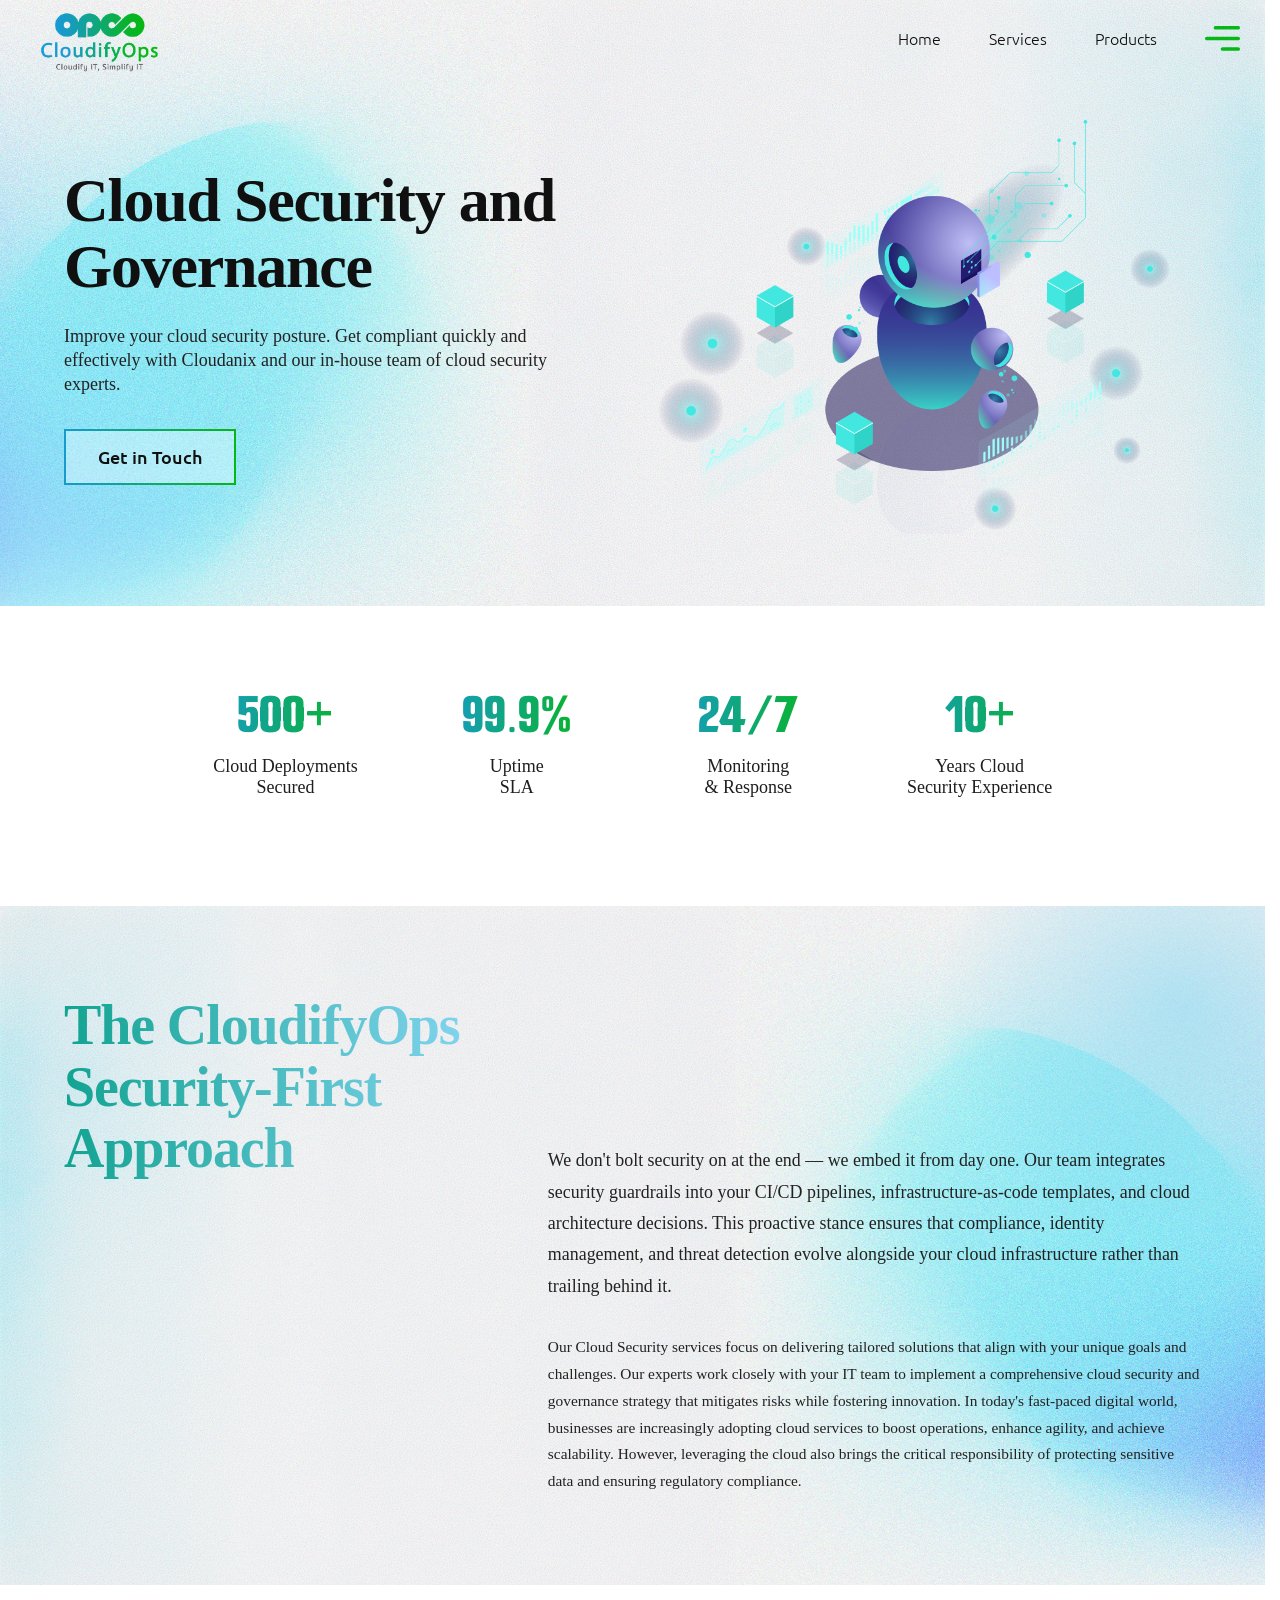
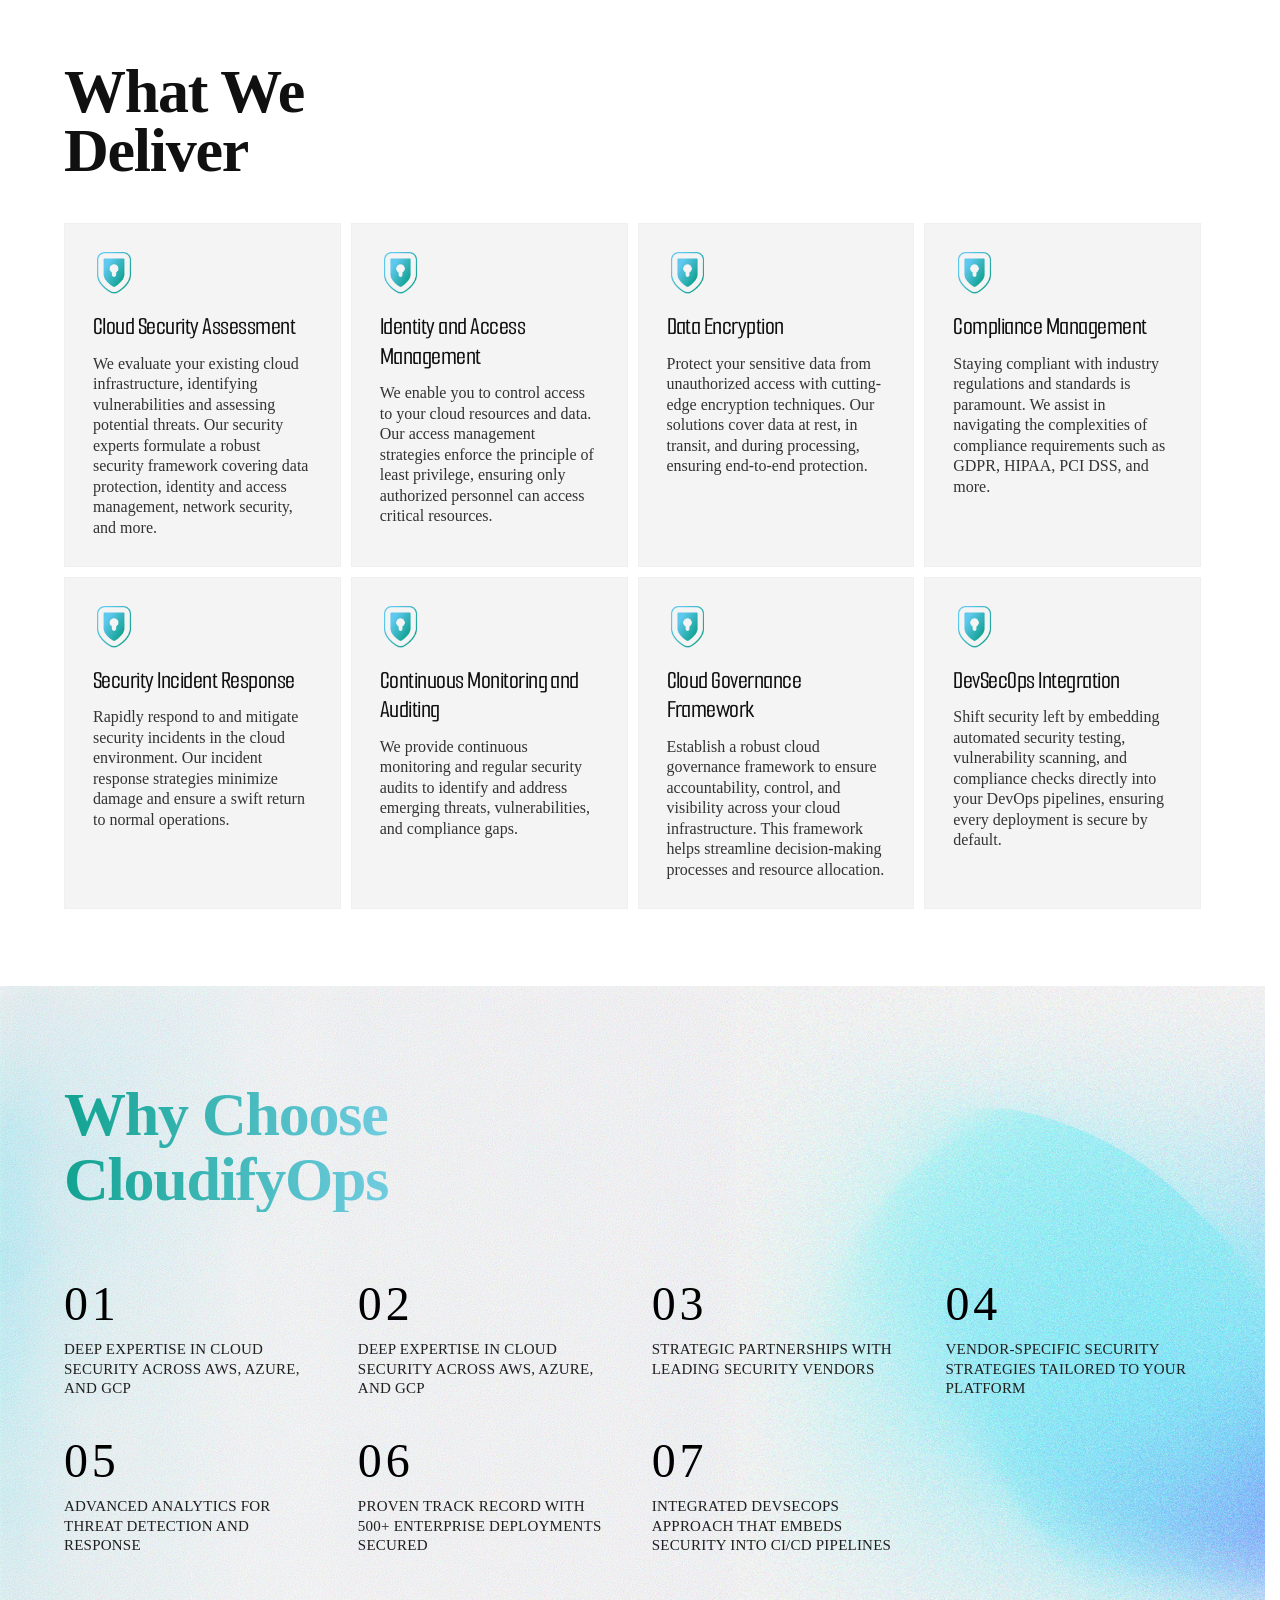
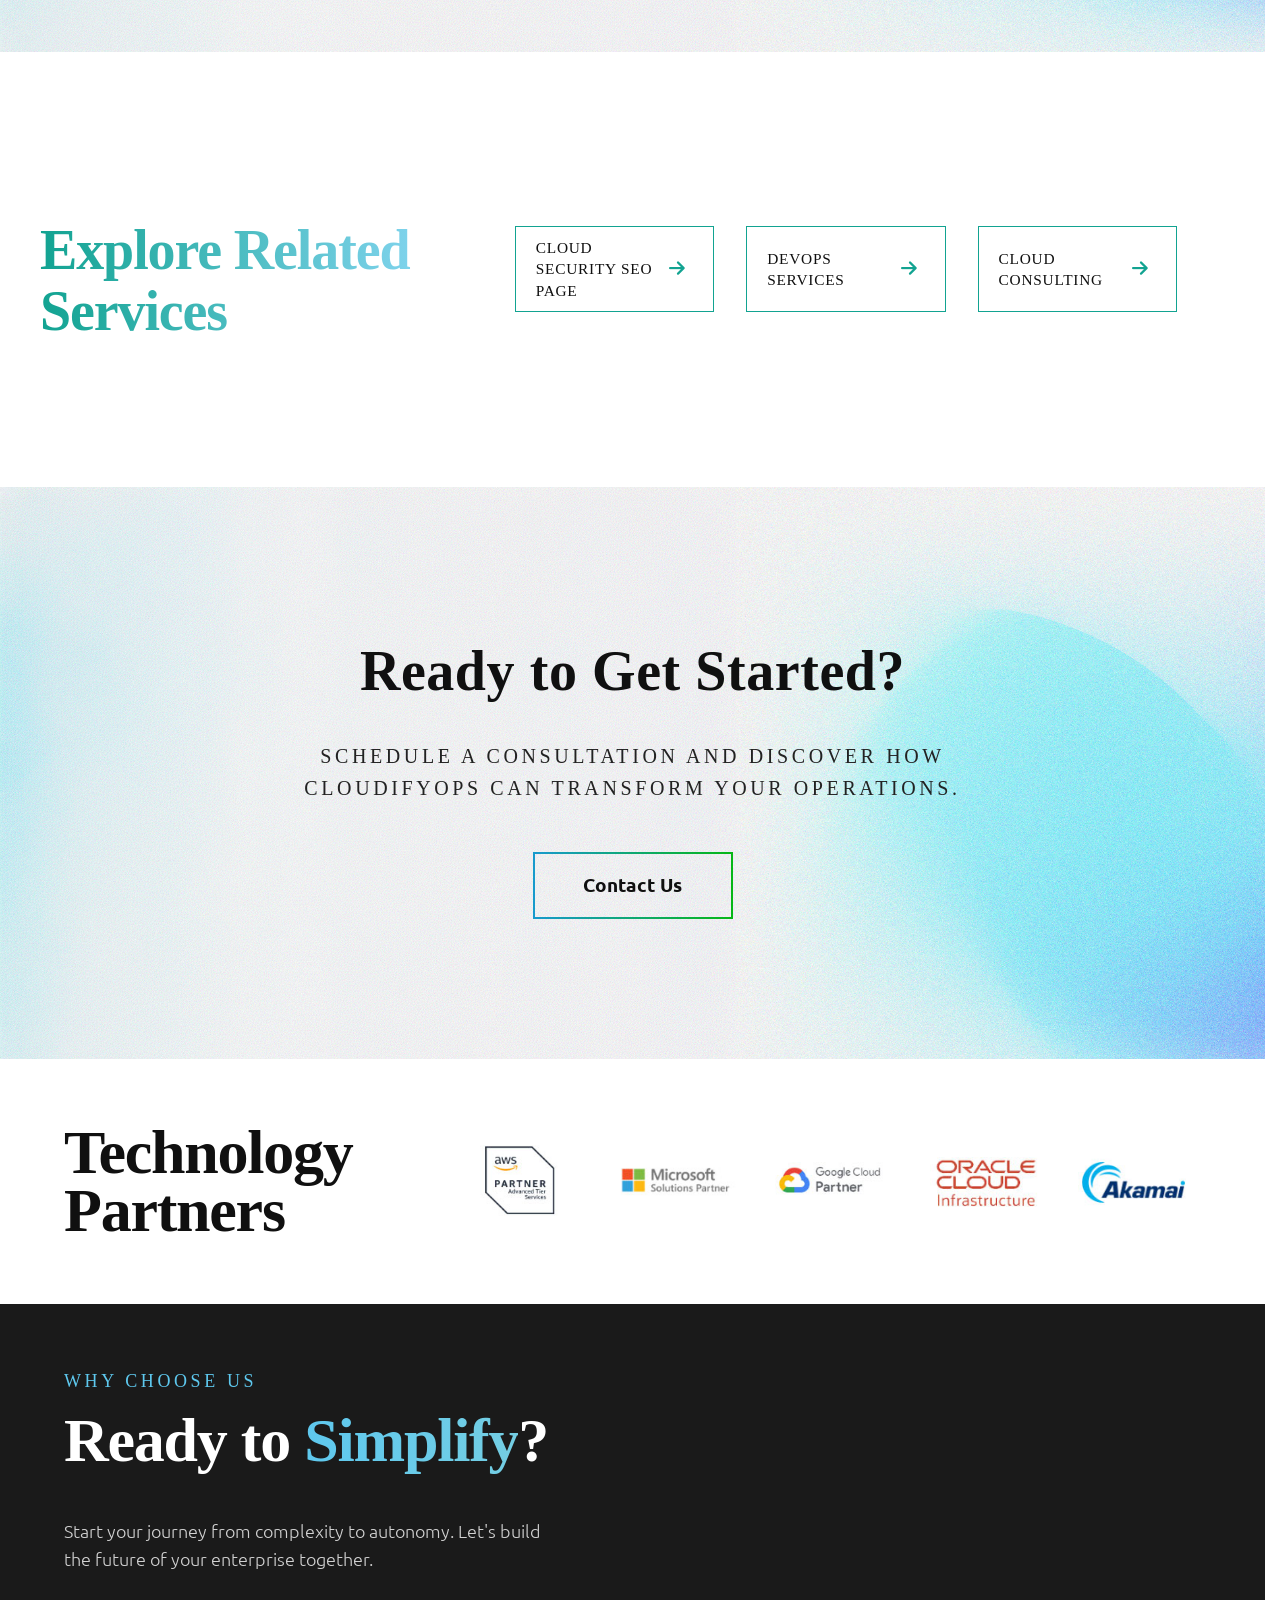
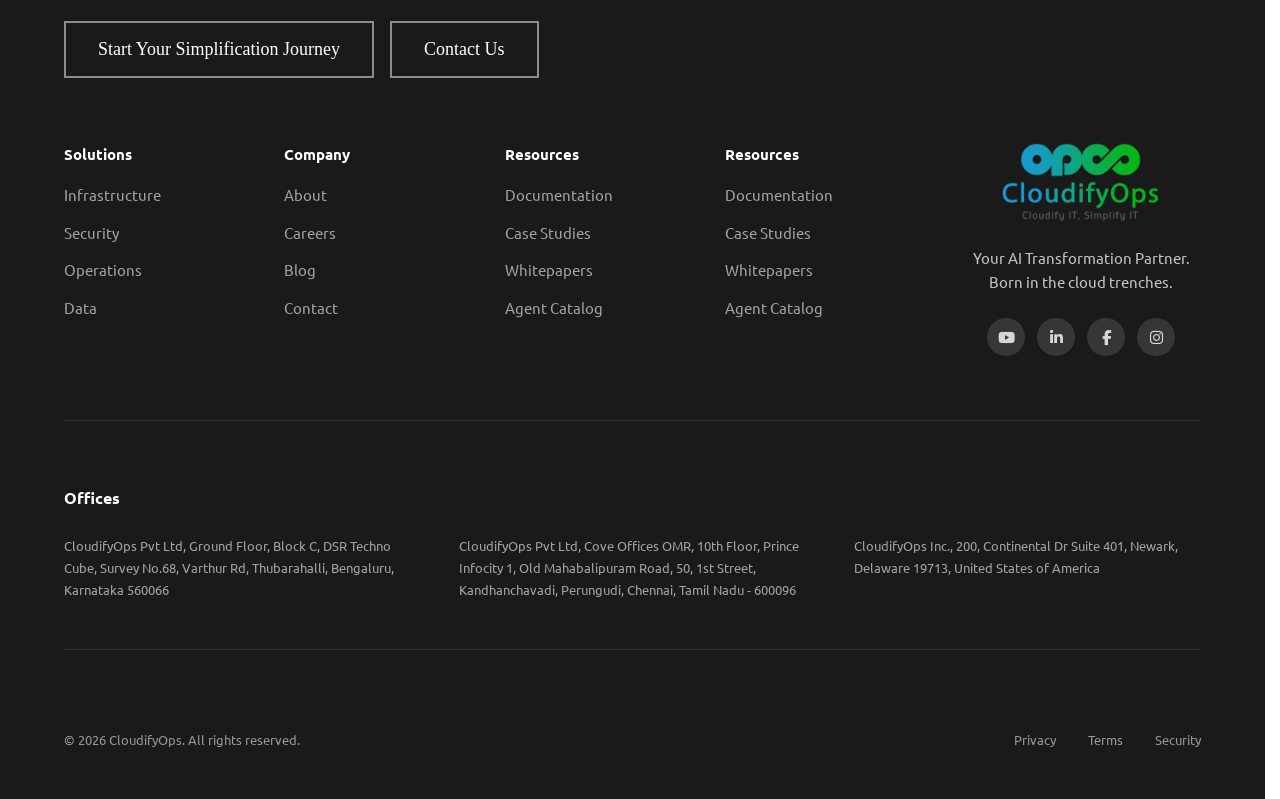
<file: secure-cloud-services.html>
<!DOCTYPE html>
<html lang="en">
<head>
  <meta charset="UTF-8" />
  <meta name="viewport" content="width=device-width, initial-scale=1.0" />
  <title>Secure Cloud Services | CloudifyOps</title>
  <meta name="description" content="Protect your cloud environment with CloudifyOps comprehensive security and governance solutions." />
  <link rel="shortcut icon" href="./favicon.ico" type="image/x-icon">
  <link rel="icon" href="./favicon.ico" type="image/x-icon">
  <link rel="preconnect" href="https://fonts.googleapis.com" />
  <link rel="preconnect" href="https://fonts.gstatic.com" crossorigin />
  <link href="https://fonts.googleapis.com/css2?family=Ubuntu:wght@300;400;500;700&family=Ubuntu+Sans:wght@300;400;500;700;800&family=Smooch+Sans:wght@600&display=swap" rel="stylesheet" />
  <link rel="stylesheet" href="https://cdnjs.cloudflare.com/ajax/libs/font-awesome/6.4.0/css/all.min.css" />
  <link rel="stylesheet" href="https://unpkg.com/aos@2.3.1/dist/aos.css" />
  <link rel="stylesheet" href="styles.css" />
</head>
<body class="secure-cloud-page overlay-header">
  <!-- Header (Same as index.html) -->
  <header class="site-header" role="banner">
    <div class="container header-wrap">
      <img class="brand" src="images/logo.png" alt="CloudifyOps logo" />
      <nav aria-label="Primary">
        <ul class="nav-list">
          <li><a href="index.html">Home</a></li>
          <li><a href="index.html#services">Services</a></li>
          <li><a href="index.html#products">Products</a></li>
          <li><a href=""> 
            <svg width="35" height="25" viewBox="0 0 35 25" fill="none" xmlns="http://www.w3.org/2000/svg">
              <path d="M8.75 1.77643C8.75 0.795367 9.53354 0 10.5 0H33.25C34.2165 0 35 0.795367 35 1.77643C35 2.75749 34.2165 3.55285 33.25 3.55285H10.5C9.53354 3.55285 8.75 2.75742 8.75 1.77643ZM33.25 10.6586H1.75C0.783535 10.6586 0 11.454 0 12.435C0 13.416 0.783535 14.2114 1.75 14.2114H33.25C34.2165 14.2114 35 13.416 35 12.435C35 11.454 34.2165 10.6586 33.25 10.6586ZM33.25 21.3171H17.5C16.5336 21.3171 15.75 22.1125 15.75 23.0935C15.75 24.0745 16.5336 24.87 17.5 24.87H33.25C34.2165 24.87 35 24.0745 35 23.0935C35 22.1125 34.2165 21.3171 33.25 21.3171Z" fill="#06B715"/>
            </svg>
          </a></li>
        </ul>
      </nav>
    </div>
  </header>

  <main>
    <!-- Hero Section -->
    <section class="hero section-soft hero-security" aria-labelledby="hero-title">
      <div class="container hero-inner hero-security-inner">
        <div class="hero-security-copy">
          <h1 id="hero-title" class="display">
            Cloud Security and<br />Governance
          </h1>
          <p class="lead hero-security-lead">
            Improve your cloud security posture. Get compliant quickly and effectively with Cloudanix and our in-house team of cloud security experts.
          </p>
          <a class="btn btn-outline" href="#services">Get in Touch</a>
        </div>
        <div class="hero-security-visual" aria-hidden="true">
          <img src="images/secure-cloud-services.png" alt="Secure cloud services" />
        </div>
      </div>
    </section>

    <section class="section security-stats" aria-label="Security highlights">
      <div class="container">
        <dl class="stats-grid stats-grid-security">
          <div>
            <dt class="stat-value gradient">500+</dt>
            <dd>Cloud Deployments<br />Secured</dd>
          </div>
          <div>
            <dt class="stat-value gradient">99.9%</dt>
            <dd>Uptime<br />SLA</dd>
          </div>
          <div>
            <dt class="stat-value gradient">24/7</dt>
            <dd>Monitoring<br />&amp; Response</dd>
          </div>
          <div>
            <dt class="stat-value gradient">10+</dt>
            <dd>Years Cloud<br />Security Experience</dd>
          </div>
        </dl>
      </div>
    </section>

    <!-- Security-First Approach Section -->
    <section id="approach" class="section security-approach" aria-labelledby="approach-title">
      <div class="security-approach-blob" aria-hidden="true"></div>
      <div class="container security-approach-layout">
        <div class="security-approach-heading">
          <h2 id="approach-title" class="display gradient2">The CloudifyOps Security-First Approach</h2>
        </div>
        <div class="security-approach-body">
          <p class="lead lead-content">
            We don't bolt security on at the end — we embed it from day one. Our team integrates security guardrails into your CI/CD pipelines, infrastructure-as-code templates, and cloud architecture decisions. This proactive stance ensures that compliance, identity management, and threat detection evolve alongside your cloud infrastructure rather than trailing behind it.
          </p>
          <p class="lead lead-content subcontent">
            Our Cloud Security services focus on delivering tailored solutions that align with your unique goals and challenges. Our experts work closely with your IT team to implement a comprehensive cloud security and governance strategy that mitigates risks while fostering innovation. In today's fast-paced digital world, businesses are increasingly adopting cloud services to boost operations, enhance agility, and achieve scalability. However, leveraging the cloud also brings the critical responsibility of protecting sensitive data and ensuring regulatory compliance.
          </p>
        </div>
      </div>
    </section>

    <!-- Services Grid Section -->
    <section id="services" class="section section-soft security-services" aria-labelledby="services-title">
      <div class="container">
        <h2 id="services-title" class="display">What We Deliver</h2>
        <div class="services-cards-grid">
          <article class="service-box">
            <img class="service-box-icon" src="images/security-icon.png" alt="" aria-hidden="true" />
            <h3>Cloud Security Assessment</h3>
            <p>We evaluate your existing cloud infrastructure, identifying vulnerabilities and assessing potential threats. Our security experts formulate a robust security framework covering data protection, identity and access management, network security, and more.</p>
          </article>

          <article class="service-box">
            <img class="service-box-icon" src="images/security-icon.png" alt="" aria-hidden="true" />
            <h3>Identity and Access Management</h3>
            <p>We enable you to control access to your cloud resources and data. Our access management strategies enforce the principle of least privilege, ensuring only authorized personnel can access critical resources.</p>
          </article>

          <article class="service-box">
            <img class="service-box-icon" src="images/security-icon.png" alt="" aria-hidden="true" />
            <h3>Data Encryption</h3>
            <p>Protect your sensitive data from unauthorized access with cutting-edge encryption techniques. Our solutions cover data at rest, in transit, and during processing, ensuring end-to-end protection.</p>
          </article>

          <article class="service-box">
            <img class="service-box-icon" src="images/security-icon.png" alt="" aria-hidden="true" />
            <h3>Compliance Management</h3>
            <p>Staying compliant with industry regulations and standards is paramount. We assist in navigating the complexities of compliance requirements such as GDPR, HIPAA, PCI DSS, and more.</p>
          </article>

          <article class="service-box">
            <img class="service-box-icon" src="images/security-icon.png" alt="" aria-hidden="true" />
            <h3>Security Incident Response</h3>
            <p>Rapidly respond to and mitigate security incidents in the cloud environment. Our incident response strategies minimize damage and ensure a swift return to normal operations.</p>
          </article>

          <article class="service-box">
            <img class="service-box-icon" src="images/security-icon.png" alt="" aria-hidden="true" />
            <h3>Continuous Monitoring and Auditing</h3>
            <p>We provide continuous monitoring and regular security audits to identify and address emerging threats, vulnerabilities, and compliance gaps.</p>
          </article>

          <article class="service-box">
            <img class="service-box-icon" src="images/security-icon.png" alt="" aria-hidden="true" />
            <h3>Cloud Governance Framework</h3>
            <p>Establish a robust cloud governance framework to ensure accountability, control, and visibility across your cloud infrastructure. This framework helps streamline decision-making processes and resource allocation.</p>
          </article>

          <article class="service-box">
            <img class="service-box-icon" src="images/security-icon.png" alt="" aria-hidden="true" />
            <h3>DevSecOps Integration</h3>
            <p>Shift security left by embedding automated security testing, vulnerability scanning, and compliance checks directly into your DevOps pipelines, ensuring every deployment is secure by default.</p>
          </article>
        </div>
      </div>
    </section>

    <!-- Why Choose CloudifyOps Section -->
    <section class="section why-choose-section" aria-labelledby="why-title">
      <div class="container why-choose-layout">
        <h2 id="why-title" class="display why-title gradient2">Why Choose CloudifyOps</h2>
        <div class="why-choose-grid">
          <article class="why-item">
            <span class="why-number">01</span>
            <p class="why-text">Deep Expertise in Cloud Security Across AWS, Azure, and GCP</p>
          </article>

          <article class="why-item">
            <span class="why-number">02</span>
            <p class="why-text">Deep Expertise in Cloud Security Across AWS, Azure, and GCP</p>
          </article>

          <article class="why-item">
            <span class="why-number">03</span>
            <p class="why-text">Strategic Partnerships with Leading Security Vendors</p>
          </article>

          <article class="why-item">
            <span class="why-number">04</span>
            <p class="why-text">Vendor-Specific Security Strategies Tailored to Your Platform</p>
          </article>

          <article class="why-item">
            <span class="why-number">05</span>
            <p class="why-text">Advanced Analytics for Threat Detection and Response</p>
          </article>

          <article class="why-item">
            <span class="why-number">06</span>
            <p class="why-text">Proven Track Record with 500+ Enterprise Deployments Secured</p>
          </article>

          <article class="why-item">
            <span class="why-number">07</span>
            <p class="why-text">Integrated DevSecOps Approach that Embeds Security into CI/CD Pipelines</p>
          </article>
        </div>
      </div>
    </section>

    <!-- Related Services Section -->
    <section class="section related-services" aria-labelledby="related-title">
      <div class="container related-services-layout">
        <div class="related-services-header">
          <h2 id="related-title" class="display related-title gradient2">Explore Related Services </h2>
        </div>
        <div class="related-services-grid">
          <article class="related-card">
            <h3>Cloud Security SEO Page</h3>
            <a href="#" class="related-arrow" aria-label="Go to Cloud Security SEO Page">
              <i class="fas fa-arrow-right"></i>
            </a>
          </article>

          <article class="related-card">
            <h3>DevOps Services</h3>
            <a href="#" class="related-arrow" aria-label="Go to DevOps Services">
              <i class="fas fa-arrow-right"></i>
            </a>
          </article>

          <article class="related-card">
            <h3>Cloud Consulting</h3>
            <a href="#" class="related-arrow" aria-label="Go to Cloud Consulting">
              <i class="fas fa-arrow-right"></i>
            </a>
          </article>
        </div>
      </div>
    </section>
  </main>

    <!-- Ready to Get Started Section -->
    <section class="section get-started-section" aria-labelledby="get-started-title">
      <div class="container get-started-layout">
        <h2 id="get-started-title" class="get-started-title">Ready to Get Started?</h2>
        <p class="get-started-subtitle">SCHEDULE A CONSULTATION AND DISCOVER HOW CLOUDIFYOPS CAN TRANSFORM YOUR OPERATIONS.</p>
        <a href="#contact" class="btn btn-outline get-started-btn">Contact Us</a>
      </div>
    </section>

    <!-- Technology Partners Section -->
    <section class="section section-soft partners-section" aria-labelledby="partners-title-scs">
      <div class="container partners-wrap">
        <h2 id="partners-title-scs" class="display">Technology<br />Partners</h2>
        <div class="partners-logos" aria-label="Technology partner logos">
          <img src="images/aws_partner.jpg" alt="AWS Partner" />
          <img src="images/ms_partner.jpg" alt="Microsoft Solutions Partner" />
          <img src="images/gcp_partner.jpg" alt="Google Cloud Partner" />
          <img src="images/oracle_partner.jpg" alt="Oracle Cloud Infrastructure" />
          <img src="images/akamai_partner.jpg" alt="Akamai" />
        </div>
      </div>
    </section>

  <!-- Footer (Same as index.html) -->
  <footer class="site-footer" role="contentinfo">
    <div class="container">

      <!-- CTA block -->
      <p class="eyebrow light">Why Choose Us</p>
      <h2 class="display light">Ready to <span class="gradient">Simplify</span>?</h2>
      <p class="lead light">Start your journey from complexity to autonomy. Let's build the future of your enterprise together.</p>
      <div class="cta-row footer-cta" role="group" aria-label="Footer actions">
        <a class="btn light-border" href="#">Start Your Simplification Journey</a>
        <a class="btn light-border" href="#">Contact Us</a>
      </div>

      <!-- Nav links + Brand -->
      <div class="footer-main">
        <div class="footer-nav-cols">
          <div>
            <h3>Solutions</h3>
            <ul>
              <li><a href="#">Infrastructure</a></li>
              <li><a href="#">Security</a></li>
              <li><a href="#">Operations</a></li>
              <li><a href="#">Data</a></li>
            </ul>
          </div>
          <div>
            <h3>Company</h3>
            <ul>
              <li><a href="#">About</a></li>
              <li><a href="#">Careers</a></li>
              <li><a href="#">Blog</a></li>
              <li><a href="#">Contact</a></li>
            </ul>
          </div>
          <div>
            <h3>Resources</h3>
            <ul>
              <li><a href="#">Documentation</a></li>
              <li><a href="#">Case Studies</a></li>
              <li><a href="#">Whitepapers</a></li>
              <li><a href="#">Agent Catalog</a></li>
            </ul>
          </div>
          <div>
            <h3>Resources</h3>
            <ul>
              <li><a href="#">Documentation</a></li>
              <li><a href="#">Case Studies</a></li>
              <li><a href="#">Whitepapers</a></li>
              <li><a href="#">Agent Catalog</a></li>
            </ul>
          </div>
        </div>

        <div class="footer-brand">
          <img src="images/logo-footer.png" alt="CloudifyOps" class="footer-logo" />
          <p class="footer-tagline">Your AI Transformation Partner.<br>Born in the cloud trenches.</p>
          <div class="footer-social" role="list" aria-label="Social media links">
            <a href="#" aria-label="YouTube" role="listitem"><i class="fab fa-youtube"></i></a>
            <a href="#" aria-label="LinkedIn" role="listitem"><i class="fab fa-linkedin-in"></i></a>
            <a href="#" aria-label="Facebook" role="listitem"><i class="fab fa-facebook-f"></i></a>
            <a href="#" aria-label="Instagram" role="listitem"><i class="fab fa-instagram"></i></a>
          </div>
        </div>
      </div>

      <!-- Offices -->
      <section class="offices" aria-label="Office addresses">
        <h3>Offices</h3>
        <div class="office-grid">
          <p>CloudifyOps Pvt Ltd, Ground Floor, Block C, DSR Techno Cube, Survey No.68, Varthur Rd, Thubarahalli, Bengaluru, Karnataka 560066</p>
          <p>CloudifyOps Pvt Ltd, Cove Offices OMR, 10th Floor, Prince Infocity 1, Old Mahabalipuram Road, 50, 1st Street, Kandhanchavadi, Perungudi, Chennai, Tamil Nadu - 600096</p>
          <p>CloudifyOps Inc., 200, Continental Dr Suite 401, Newark, Delaware 19713, United States of America</p>
        </div>
      </section>

      <!-- Bottom bar -->
      <div class="footer-bottom">
        <p>&copy; 2026 CloudifyOps. All rights reserved.</p>
        <nav aria-label="Legal">
          <ul>
            <li><a href="#">Privacy</a></li>
            <li><a href="#">Terms</a></li>
            <li><a href="#">Security</a></li>
          </ul>
        </nav>
      </div>

    </div>
  </footer>

  <button class="scroll-to-top" id="scroll-to-top" aria-label="Scroll to top">
    <i class="fas fa-chevron-up" aria-hidden="true"></i>
  </button>

  <script>
    (function () {
      var header = document.querySelector(".site-header");
      if (!header) return;

      function syncHeaderState() {
        if (window.scrollY > 8) {
          header.classList.add("is-scrolled");
        } else {
          header.classList.remove("is-scrolled");
        }
      }

      window.addEventListener("scroll", syncHeaderState, { passive: true });
      syncHeaderState();
    })();
  </script>
  <script>
    (function () {
      var scrollBtn = document.getElementById("scroll-to-top");
      var secondSection = document.querySelector("main > section:nth-of-type(2)");
      if (!scrollBtn || !secondSection) return;

      function syncScrollButton() {
        var revealAt = secondSection.offsetTop - 20;
        if (window.scrollY >= revealAt) {
          scrollBtn.classList.add("is-visible");
        } else {
          scrollBtn.classList.remove("is-visible");
        }
      }

      scrollBtn.addEventListener("click", function () {
        window.scrollTo({ top: 0, behavior: "smooth" });
      });

      window.addEventListener("scroll", syncScrollButton, { passive: true });
      window.addEventListener("resize", syncScrollButton);
      syncScrollButton();
    })();
  </script>
  <script>
    (function () {
      var statValues = document.querySelectorAll(".security-stats .stat-value");
      var animated = new Set();

      function animateCounter(element) {
        if (animated.has(element)) return;
        animated.add(element);

        var originalText = element.textContent.trim();
        var numberMatch = originalText.match(/[0-9]+(?:\.[0-9]+)?/);
        if (!numberMatch) return;

        var numericText = numberMatch[0];
        var finalValue = parseFloat(numericText);
        var prefix = originalText.slice(0, numberMatch.index);
        var suffix = originalText.slice(numberMatch.index + numericText.length);
        var isDecimal = numericText.includes(".");

        var duration = 2000;
        var startTime = null;

        function updateCounter(currentTime) {
          if (!startTime) startTime = currentTime;
          var elapsed = currentTime - startTime;
          var progress = Math.min(elapsed / duration, 1);

          var steppedValue = Math.floor(progress * finalValue * 10) / 10;
          var displayNumber = isDecimal ? steppedValue.toFixed(1) : String(Math.floor(steppedValue));

          element.textContent = prefix + displayNumber + suffix;

          if (progress < 1) {
            requestAnimationFrame(updateCounter);
          } else {
            element.textContent = prefix + numericText + suffix;
          }
        }

        requestAnimationFrame(updateCounter);
      }

      if ("IntersectionObserver" in window) {
        var observer = new IntersectionObserver(function (entries) {
          entries.forEach(function (entry) {
            if (entry.isIntersecting) {
              animateCounter(entry.target);
            }
          });
        }, { threshold: 0.5 });

        statValues.forEach(function (el) {
          observer.observe(el);
        });
      } else {
        statValues.forEach(function (el) {
          animateCounter(el);
        });
      }
    })();
  </script>
  <script src="https://unpkg.com/aos@2.3.1/dist/aos.js"></script>
  <script>
    (function () {
      // Initialize AOS for content elements (not entire sections)
      var cardSelectors = [
        '.service-box',
        '.why-card',
        '.related-card'
      ];
      
      cardSelectors.forEach(function(selector) {
        var elements = document.querySelectorAll(selector);
        elements.forEach(function(el, index) {
          el.setAttribute("data-aos", "fade-up");
          el.setAttribute("data-aos-duration", "800");
          el.setAttribute("data-aos-delay", String(Math.min(index * 50, 200)));
        });
      });

      // Add animation to section titles and content
      var sections = document.querySelectorAll("main > section");
      sections.forEach(function(section) {
        var display = section.querySelector(".display");
        var eyebrow = section.querySelector(".eyebrow");
        var leads = section.querySelectorAll(".lead");
        var ctaRow = section.querySelector(".cta-row");
        var grid = section.querySelector("[class*='-grid']");
        
        if (display) display.setAttribute("data-aos", "fade-up");
        if (eyebrow) eyebrow.setAttribute("data-aos", "fade-up");
        leads.forEach(function(lead) {
          lead.setAttribute("data-aos", "fade-up");
        });
        if (ctaRow) ctaRow.setAttribute("data-aos", "fade-up");
        if (grid && !grid.classList.contains("stats-grid")) {
          grid.setAttribute("data-aos", "fade-up");
        }
      });

      // Remove animation from background images
      var bgImages = document.querySelectorAll(".managed-bg, .background-visual");
      bgImages.forEach(function(el) {
        el.removeAttribute("data-aos");
      });

      AOS.init({
        once: true,
        offset: 100,
        duration: 800,
        easing: "ease-out-cubic"
      });
    })();
  </script>
</html>
</file>
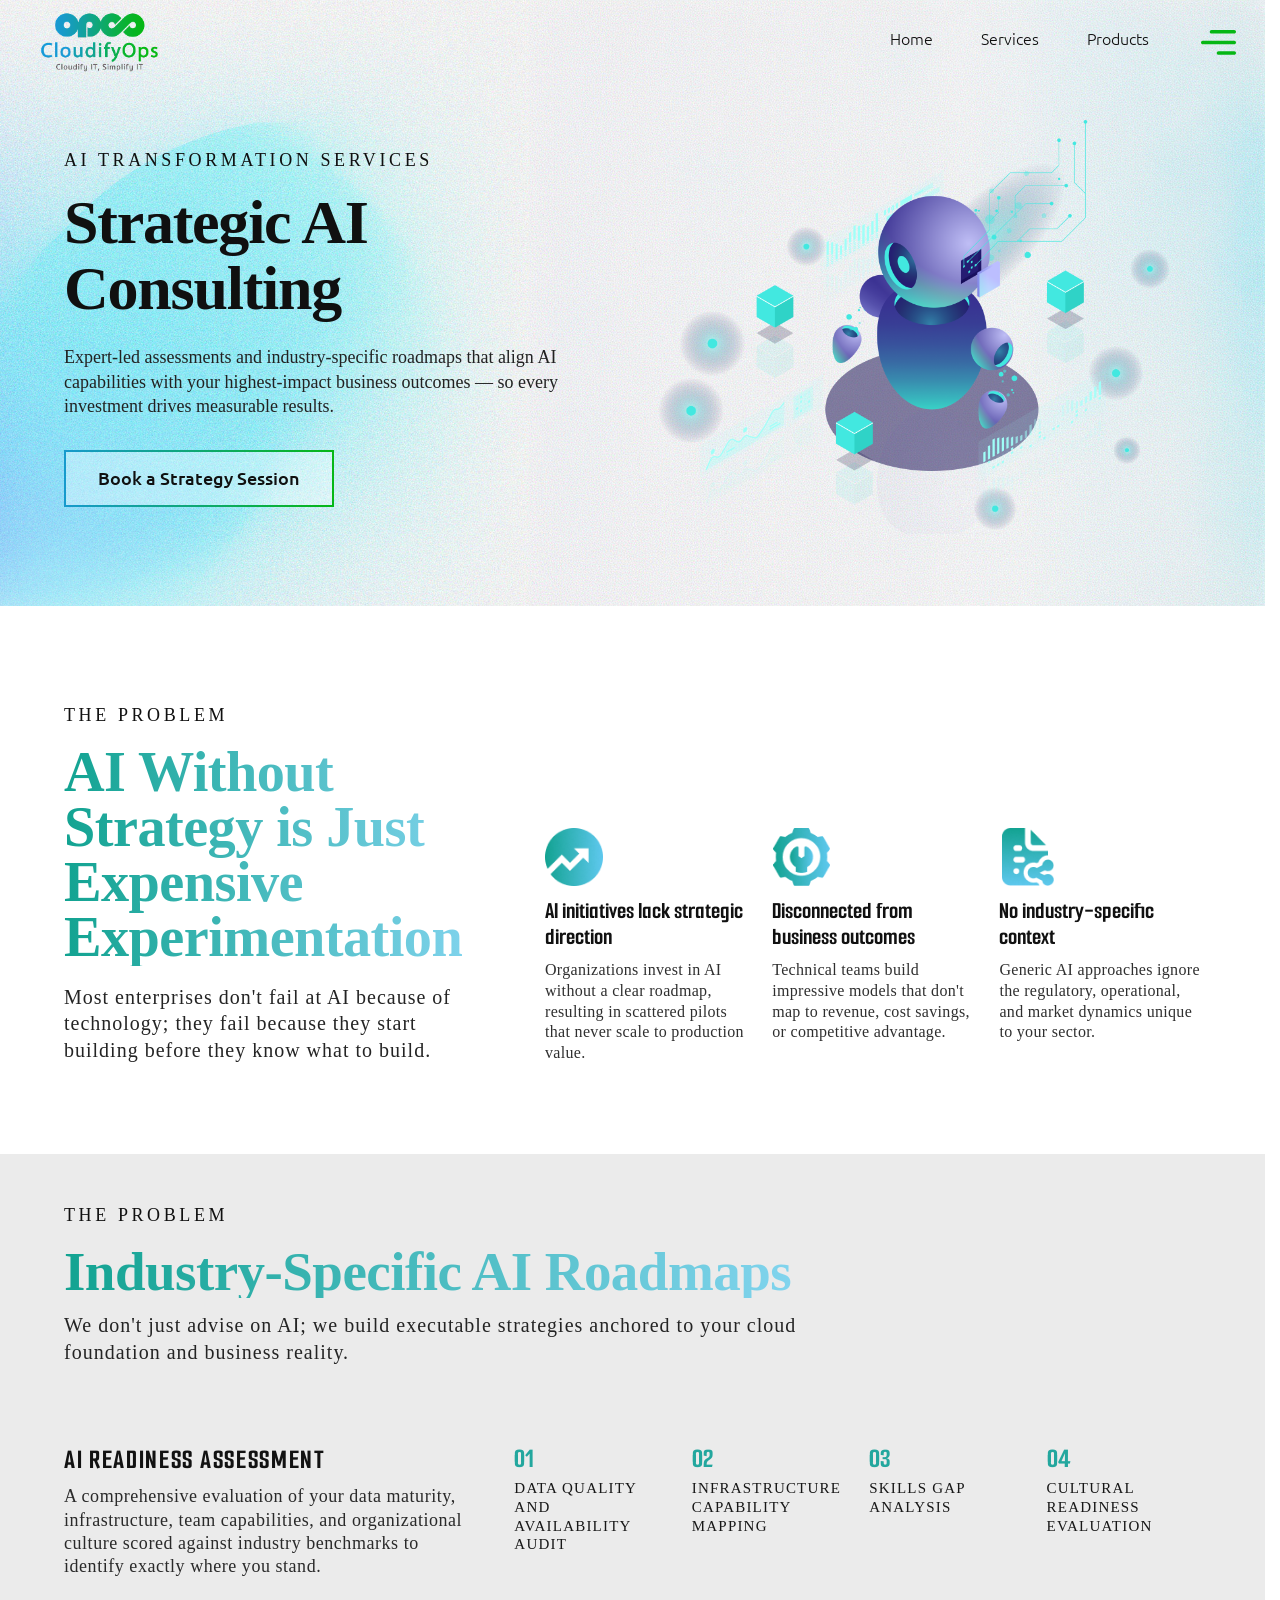
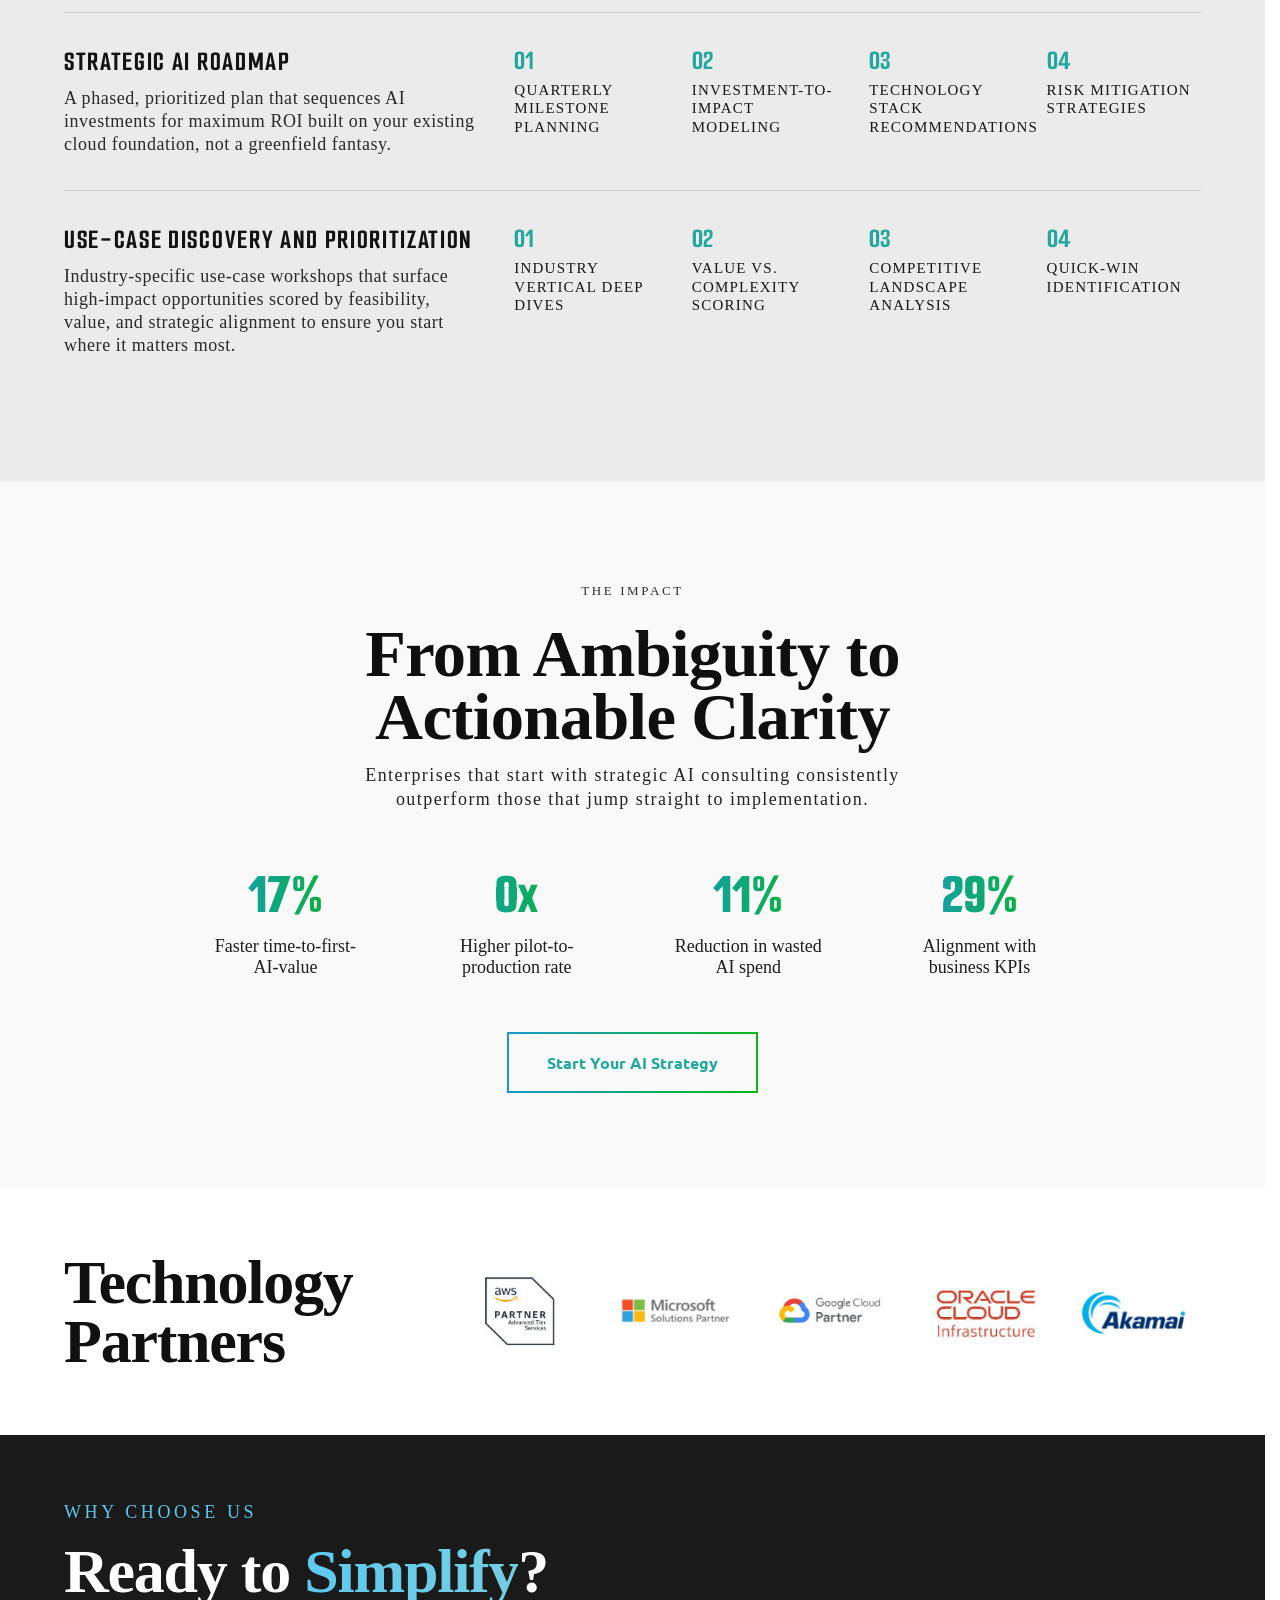
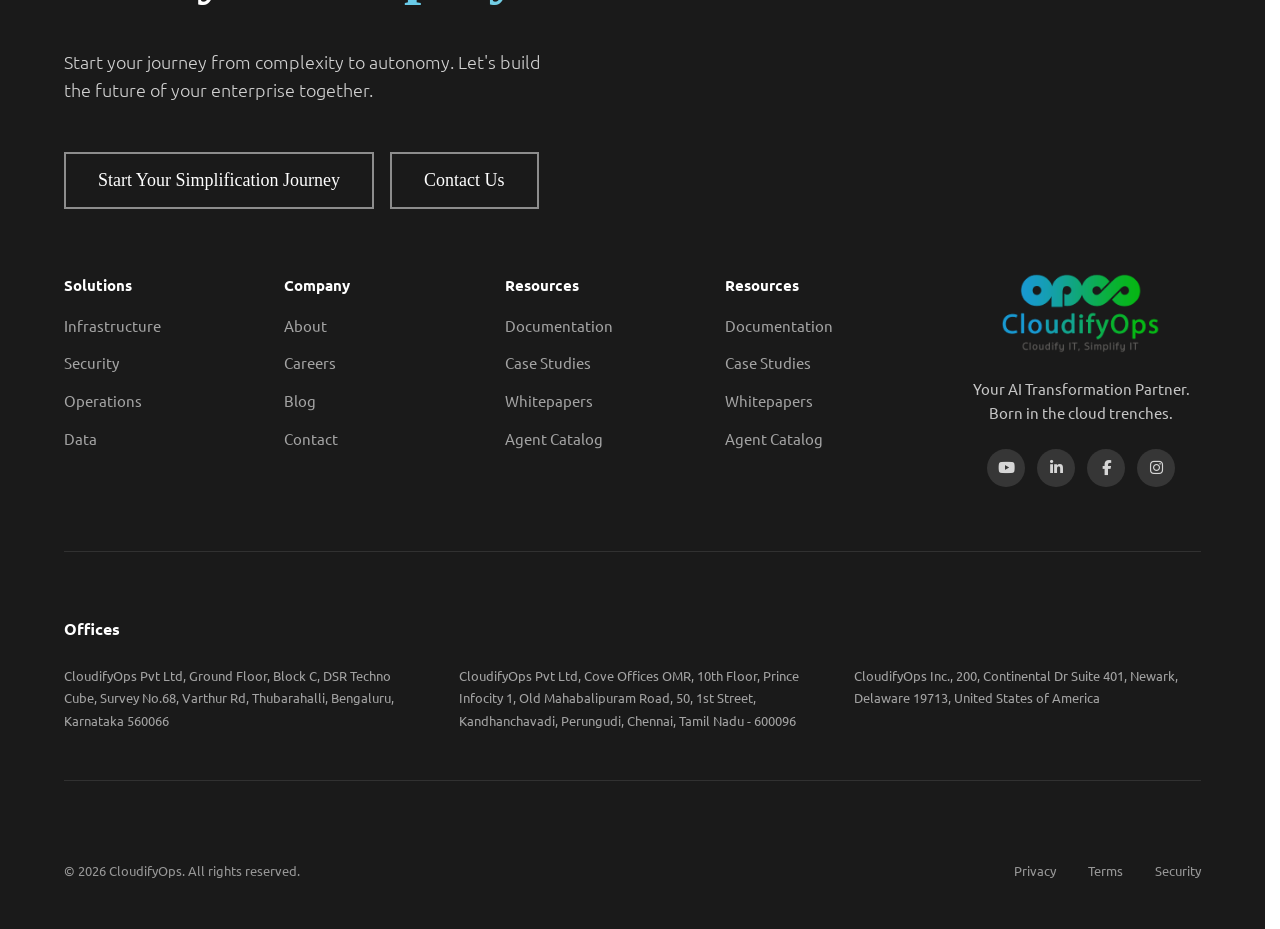
<file: strategic-AI-consulting.html>
<!DOCTYPE html>
<html lang="en">
<head>
  <meta charset="UTF-8" />
  <meta name="viewport" content="width=device-width, initial-scale=1.0" />
  <title>Secure Cloud Services | CloudifyOps</title>
  <meta name="description" content="Protect your cloud environment with CloudifyOps comprehensive security and governance solutions." />
  <link rel="shortcut icon" href="./favicon.ico" type="image/x-icon">
  <link rel="icon" href="./favicon.ico" type="image/x-icon">
  <link rel="preconnect" href="https://fonts.googleapis.com" />
  <link rel="preconnect" href="https://fonts.gstatic.com" crossorigin />
  <link href="https://fonts.googleapis.com/css2?family=Ubuntu:wght@300;400;500;700&family=Ubuntu+Sans:wght@300;400;500;700;800&family=Smooch+Sans:wght@600&display=swap" rel="stylesheet" />
  <link rel="stylesheet" href="https://cdnjs.cloudflare.com/ajax/libs/font-awesome/6.4.0/css/all.min.css" />
  <link rel="stylesheet" href="https://unpkg.com/aos@2.3.1/dist/aos.css" />
  <link rel="stylesheet" href="styles.css" />
</head>
<body class="secure-cloud-page overlay-header">
  <!-- Header (Same as index.html) -->
  <header class="site-header" role="banner">
    <div class="container header-wrap">
      <img class="brand" src="images/logo.png" alt="CloudifyOps logo" />
      <nav aria-label="Primary">
        <ul class="nav-list">
          <li class="nav-desktop-item"><a href="index.html">Home</a></li>
          <li class="nav-desktop-item"><a href="index.html#services">Services</a></li>
          <li class="nav-desktop-item"><a href="index.html#products">Products</a></li>
          <li>
            <button class="mobile-menu-toggle" id="mobile-menu-toggle" aria-expanded="false" aria-controls="mobile-nav" aria-label="Toggle mobile menu">
              <svg width="35" height="25" viewBox="0 0 35 25" fill="none" xmlns="http://www.w3.org/2000/svg">
                <path d="M8.75 1.77643C8.75 0.795367 9.53354 0 10.5 0H33.25C34.2165 0 35 0.795367 35 1.77643C35 2.75749 34.2165 3.55285 33.25 3.55285H10.5C9.53354 3.55285 8.75 2.75742 8.75 1.77643ZM33.25 10.6586H1.75C0.783535 10.6586 0 11.454 0 12.435C0 13.416 0.783535 14.2114 1.75 14.2114H33.25C34.2165 14.2114 35 13.416 35 12.435C35 11.454 34.2165 10.6586 33.25 10.6586ZM33.25 21.3171H17.5C16.5336 21.3171 15.75 22.1125 15.75 23.0935C15.75 24.0745 16.5336 24.87 17.5 24.87H33.25C34.2165 24.87 35 24.0745 35 23.0935C35 22.1125 34.2165 21.3171 33.25 21.3171Z" fill="#06B715"/>
              </svg>
            </button>
          </li>
        </ul>
      </nav>
    </div>
  </header>

  <!-- Mobile slide-down nav -->
  <div id="mobile-nav" class="mobile-nav" aria-hidden="true">
    <ul class="mobile-nav-list">
      <li><a href="index.html">Home</a></li>
      <li><a href="index.html#services">Services</a></li>
      <li><a href="index.html#products">Products</a></li>
    </ul>
  </div>

  <main>
    <!-- Hero Section -->
    <section class="hero section-soft hero-security" aria-labelledby="hero-title">
      <div class="container hero-inner hero-security-inner">
        <div class="hero-security-copy">
            <p class="eyebrow">AI Transformation Services</p>
          <h1 id="hero-title" class="display">
           Strategic AI Consulting
          </h1>
          <p class="lead hero-security-lead">
           Expert-led assessments and industry-specific roadmaps that align AI capabilities with your highest-impact business outcomes — so every investment drives measurable results.
          </p>
          <a class="btn btn-outline" href="#services">Book a Strategy Session</a>
        </div>
        <div class="hero-security-visual" aria-hidden="true">
          <img src="images/secure-cloud-services.png" alt="Secure cloud services" />
        </div>
      </div>
    </section>

    <section class="section ai-problem-section" aria-labelledby="ai-problem-title">
      <div class="container ai-problem-layout">
        <div class="ai-problem-copy">
          <p class="eyebrow">The Problem</p>
          <h2 id="ai-problem-title" class="ai-problem-title gradient2">AI Without Strategy is Just Expensive Experimentation</h2>
          <p class="lead ai-problem-lead">Most enterprises don't fail at AI because of technology; they fail because they start building before they know what to build.</p>
        </div>

        <div class="ai-problem-points-grid" aria-label="Core AI strategy challenges">
          <article class="ai-problem-card">
            <img src="images/strategic-direction.png" alt="Strategic direction icon" class="ai-problem-icon" />
            <h3>AI initiatives lack strategic direction</h3>
            <p>Organizations invest in AI without a clear roadmap, resulting in scattered pilots that never scale to production value.</p>
          </article>

          <article class="ai-problem-card">
            <img src="images/disconnected-business-outcomes.png" alt="Business outcomes icon" class="ai-problem-icon" />
            <h3>Disconnected from business outcomes</h3>
            <p>Technical teams build impressive models that don't map to revenue, cost savings, or competitive advantage.</p>
          </article>

          <article class="ai-problem-card">
            <img src="images/indutsry-specific-content.png" alt="Industry context icon" class="ai-problem-icon" />
            <h3>No industry-specific context</h3>
            <p>Generic AI approaches ignore the regulatory, operational, and market dynamics unique to your sector.</p>
          </article>
        </div>
      </div>
    </section>

    <section class="section ai-roadmap-section" aria-labelledby="ai-roadmap-title">
      <div class="container ai-roadmap-wrap">
        <div class="ai-roadmap-header">
          <p class="eyebrow">The Problem</p>
          <h2 id="ai-roadmap-title" class="ai-roadmap-title gradient2">Industry-Specific AI Roadmaps</h2>
          <p class="lead ai-roadmap-lead">We don't just advise on AI; we build executable strategies anchored to your cloud foundation and business reality.</p>
        </div>

        <div class="ai-roadmap-list" aria-label="Industry-specific AI roadmap modules">
          <article class="ai-roadmap-row">
            <div class="ai-roadmap-main">
              <h3>AI Readiness Assessment</h3>
              <p>A comprehensive evaluation of your data maturity, infrastructure, team capabilities, and organizational culture scored against industry benchmarks to identify exactly where you stand.</p>
            </div>
            <div class="ai-roadmap-points">
              <div class="ai-roadmap-point">
                <span>01</span>
                <p>Data quality and availability audit</p>
              </div>
              <div class="ai-roadmap-point">
                <span>02</span>
                <p>Infrastructure capability mapping</p>
              </div>
              <div class="ai-roadmap-point">
                <span>03</span>
                <p>Skills gap analysis</p>
              </div>
              <div class="ai-roadmap-point">
                <span>04</span>
                <p>Cultural readiness evaluation</p>
              </div>
            </div>
          </article>

          <article class="ai-roadmap-row">
            <div class="ai-roadmap-main">
              <h3>Strategic AI Roadmap</h3>
              <p>A phased, prioritized plan that sequences AI investments for maximum ROI built on your existing cloud foundation, not a greenfield fantasy.</p>
            </div>
            <div class="ai-roadmap-points">
              <div class="ai-roadmap-point">
                <span>01</span>
                <p>Quarterly milestone planning</p>
              </div>
              <div class="ai-roadmap-point">
                <span>02</span>
                <p>Investment-to-impact modeling</p>
              </div>
              <div class="ai-roadmap-point">
                <span>03</span>
                <p>Technology stack recommendations</p>
              </div>
              <div class="ai-roadmap-point">
                <span>04</span>
                <p>Risk mitigation strategies</p>
              </div>
            </div>
          </article>

          <article class="ai-roadmap-row">
            <div class="ai-roadmap-main">
              <h3>Use-Case Discovery and Prioritization</h3>
              <p>Industry-specific use-case workshops that surface high-impact opportunities scored by feasibility, value, and strategic alignment to ensure you start where it matters most.</p>
            </div>
            <div class="ai-roadmap-points">
              <div class="ai-roadmap-point">
                <span>01</span>
                <p>Industry vertical deep dives</p>
              </div>
              <div class="ai-roadmap-point">
                <span>02</span>
                <p>Value vs. complexity scoring</p>
              </div>
              <div class="ai-roadmap-point">
                <span>03</span>
                <p>Competitive landscape analysis</p>
              </div>
              <div class="ai-roadmap-point">
                <span>04</span>
                <p>Quick-win identification</p>
              </div>
            </div>
          </article>
        </div>
      </div>
    </section>

    <section class="section ai-impact-section" aria-labelledby="ai-impact-title">
      <div class="container ai-impact-inner">
        <p class="eyebrow ai-impact-eyebrow">The Impact</p>
        <h2 id="ai-impact-title" class="ai-impact-title">From Ambiguity to Actionable Clarity</h2>
        <p class="ai-impact-subtitle">Enterprises that start with strategic AI consulting consistently outperform those that jump straight to implementation.</p>

        <dl class="stats-grid stats-grid-security">
          <div>
            <dt class="stat-value gradient">60%</dt>
            <dd>Faster time-to-first-AI-value</dd>
          </div>
          <div>
            <dt class="stat-value gradient">3x</dt>
            <dd>Higher pilot-to-production rate</dd>
          </div>
          <div>
            <dt class="stat-value gradient">40%</dt>
            <dd>Reduction in wasted AI spend</dd>
          </div>
          <div>
            <dt class="stat-value gradient">100%</dt>
             <dd>Alignment with business KPIs</dd>
          </div>
        </dl>


        <a href="#" class="btn btn-outline ai-impact-cta">Start Your AI Strategy</a>
      </div>
    </section>


    <!-- Technology Partners Section -->
    <section class="section section-soft partners-section" aria-labelledby="partners-title-scs">
      <div class="container partners-wrap">
        <h2 id="partners-title-scs" class="display">Technology<br />Partners</h2>
        <div class="partners-logos" aria-label="Technology partner logos">
          <img src="images/aws_partner.jpg" alt="AWS Partner" />
          <img src="images/ms_partner.jpg" alt="Microsoft Solutions Partner" />
          <img src="images/gcp_partner.jpg" alt="Google Cloud Partner" />
          <img src="images/oracle_partner.jpg" alt="Oracle Cloud Infrastructure" />
          <img src="images/akamai_partner.jpg" alt="Akamai" />
        </div>
      </div>
    </section>
  </main>
  <!-- Footer (Same as index.html) -->
  <footer class="site-footer" role="contentinfo">
    <div class="container">

      <!-- CTA block -->
      <p class="eyebrow light">Why Choose Us</p>
      <h2 class="display light">Ready to <span class="gradient">Simplify</span>?</h2>
      <p class="lead light">Start your journey from complexity to autonomy. Let's build the future of your enterprise together.</p>
      <div class="cta-row footer-cta" role="group" aria-label="Footer actions">
        <a class="btn light-border" href="#">Start Your Simplification Journey</a>
        <a class="btn light-border" href="#">Contact Us</a>
      </div>

      <!-- Nav links + Brand -->
      <div class="footer-main">
        <div class="footer-nav-cols">
          <div>
            <h3>Solutions</h3>
            <ul>
              <li><a href="#">Infrastructure</a></li>
              <li><a href="#">Security</a></li>
              <li><a href="#">Operations</a></li>
              <li><a href="#">Data</a></li>
            </ul>
          </div>
          <div>
            <h3>Company</h3>
            <ul>
              <li><a href="#">About</a></li>
              <li><a href="#">Careers</a></li>
              <li><a href="#">Blog</a></li>
              <li><a href="#">Contact</a></li>
            </ul>
          </div>
          <div>
            <h3>Resources</h3>
            <ul>
              <li><a href="#">Documentation</a></li>
              <li><a href="#">Case Studies</a></li>
              <li><a href="#">Whitepapers</a></li>
              <li><a href="#">Agent Catalog</a></li>
            </ul>
          </div>
          <div>
            <h3>Resources</h3>
            <ul>
              <li><a href="#">Documentation</a></li>
              <li><a href="#">Case Studies</a></li>
              <li><a href="#">Whitepapers</a></li>
              <li><a href="#">Agent Catalog</a></li>
            </ul>
          </div>
        </div>

        <div class="footer-brand">
          <img src="images/logo-footer.png" alt="CloudifyOps" class="footer-logo" />
          <p class="footer-tagline">Your AI Transformation Partner.<br>Born in the cloud trenches.</p>
          <div class="footer-social" role="list" aria-label="Social media links">
            <a href="#" aria-label="YouTube" role="listitem"><i class="fab fa-youtube"></i></a>
            <a href="#" aria-label="LinkedIn" role="listitem"><i class="fab fa-linkedin-in"></i></a>
            <a href="#" aria-label="Facebook" role="listitem"><i class="fab fa-facebook-f"></i></a>
            <a href="#" aria-label="Instagram" role="listitem"><i class="fab fa-instagram"></i></a>
          </div>
        </div>
      </div>

      <!-- Offices -->
      <section class="offices" aria-label="Office addresses">
        <h3>Offices</h3>
        <div class="office-grid">
          <p>CloudifyOps Pvt Ltd, Ground Floor, Block C, DSR Techno Cube, Survey No.68, Varthur Rd, Thubarahalli, Bengaluru, Karnataka 560066</p>
          <p>CloudifyOps Pvt Ltd, Cove Offices OMR, 10th Floor, Prince Infocity 1, Old Mahabalipuram Road, 50, 1st Street, Kandhanchavadi, Perungudi, Chennai, Tamil Nadu - 600096</p>
          <p>CloudifyOps Inc., 200, Continental Dr Suite 401, Newark, Delaware 19713, United States of America</p>
        </div>
      </section>

      <!-- Bottom bar -->
      <div class="footer-bottom">
        <p>&copy; 2026 CloudifyOps. All rights reserved.</p>
        <nav aria-label="Legal">
          <ul>
            <li><a href="#">Privacy</a></li>
            <li><a href="#">Terms</a></li>
            <li><a href="#">Security</a></li>
          </ul>
        </nav>
      </div>

    </div>
  </footer>

  <button class="scroll-to-top" id="scroll-to-top" aria-label="Scroll to top">
    <i class="fas fa-chevron-up" aria-hidden="true"></i>
  </button>

  <script>
    (function () {
      var header = document.querySelector(".site-header");
      if (!header) return;

      function syncHeaderState() {
        if (window.scrollY > 8) {
          header.classList.add("is-scrolled");
        } else {
          header.classList.remove("is-scrolled");
        }
      }

      window.addEventListener("scroll", syncHeaderState, { passive: true });
      syncHeaderState();
    })();
  </script>
  <script>
    (function () {
      var scrollBtn = document.getElementById("scroll-to-top");
      var secondSection = document.querySelector("main > section:nth-of-type(2)");
      if (!scrollBtn || !secondSection) return;

      function syncScrollButton() {
        var revealAt = secondSection.offsetTop - 20;
        if (window.scrollY >= revealAt) {
          scrollBtn.classList.add("is-visible");
        } else {
          scrollBtn.classList.remove("is-visible");
        }
      }

      scrollBtn.addEventListener("click", function () {
        window.scrollTo({ top: 0, behavior: "smooth" });
      });

      window.addEventListener("scroll", syncScrollButton, { passive: true });
      window.addEventListener("resize", syncScrollButton);
      syncScrollButton();
    })();
  </script>
  <script>
    (function () {
      var statValues = document.querySelectorAll(".security-stats .stat-value, .ai-impact-section .stat-value");
      var animated = new Set();

      function animateCounter(element) {
        if (animated.has(element)) return;
        animated.add(element);

        var originalText = element.textContent.trim();
        var numberMatch = originalText.match(/[0-9]+(?:\.[0-9]+)?/);
        if (!numberMatch) return;

        var numericText = numberMatch[0];
        var finalValue = parseFloat(numericText);
        var prefix = originalText.slice(0, numberMatch.index);
        var suffix = originalText.slice(numberMatch.index + numericText.length);
        var isDecimal = numericText.includes(".");

        var duration = 2000;
        var startTime = null;

        function updateCounter(currentTime) {
          if (!startTime) startTime = currentTime;
          var elapsed = currentTime - startTime;
          var progress = Math.min(elapsed / duration, 1);

          var steppedValue = Math.floor(progress * finalValue * 10) / 10;
          var displayNumber = isDecimal ? steppedValue.toFixed(1) : String(Math.floor(steppedValue));

          element.textContent = prefix + displayNumber + suffix;

          if (progress < 1) {
            requestAnimationFrame(updateCounter);
          } else {
            element.textContent = prefix + numericText + suffix;
          }
        }

        requestAnimationFrame(updateCounter);
      }

      if ("IntersectionObserver" in window) {
        var observer = new IntersectionObserver(function (entries) {
          entries.forEach(function (entry) {
            if (entry.isIntersecting) {
              animateCounter(entry.target);
            }
          });
        }, { threshold: 0.5 });

        statValues.forEach(function (el) {
          observer.observe(el);
        });
      } else {
        statValues.forEach(function (el) {
          animateCounter(el);
        });
      }
    })();
  </script>
  <script src="https://unpkg.com/aos@2.3.1/dist/aos.js"></script>
  <script>
    (function () {
      // Initialize AOS for content elements (not entire sections)
      var cardSelectors = [
        '.service-box',
        '.why-card',
        '.related-card'
      ];
      
      cardSelectors.forEach(function(selector) {
        var elements = document.querySelectorAll(selector);
        elements.forEach(function(el, index) {
          el.setAttribute("data-aos", "fade-up");
          el.setAttribute("data-aos-duration", "800");
          el.setAttribute("data-aos-delay", String(Math.min(index * 50, 200)));
        });
      });

      // Add animation to section titles and content
      var sections = document.querySelectorAll("main > section");
      sections.forEach(function(section) {
        var display = section.querySelector(".display");
        var eyebrow = section.querySelector(".eyebrow");
        var leads = section.querySelectorAll(".lead");
        var ctaRow = section.querySelector(".cta-row");
        var grid = section.querySelector("[class*='-grid']");
        
        if (display) display.setAttribute("data-aos", "fade-up");
        if (eyebrow) eyebrow.setAttribute("data-aos", "fade-up");
        leads.forEach(function(lead) {
          lead.setAttribute("data-aos", "fade-up");
        });
        if (ctaRow) ctaRow.setAttribute("data-aos", "fade-up");
        if (grid && !grid.classList.contains("stats-grid")) {
          grid.setAttribute("data-aos", "fade-up");
        }
      });

      // Remove animation from background images
      var bgImages = document.querySelectorAll(".managed-bg, .background-visual");
      bgImages.forEach(function(el) {
        el.removeAttribute("data-aos");
      });

      AOS.init({
        once: true,
        offset: 100,
        duration: 800,
        easing: "ease-out-cubic"
      });
    })();
  </script>

  <script>
    // Mobile menu toggle
    (function () {
      var toggleBtn = document.getElementById("mobile-menu-toggle");
      var mobileNav = document.getElementById("mobile-nav");
      if (!toggleBtn || !mobileNav) return;

      toggleBtn.addEventListener("click", function () {
        var isOpen = mobileNav.classList.toggle("is-open");
        toggleBtn.setAttribute("aria-expanded", isOpen ? "true" : "false");
        mobileNav.setAttribute("aria-hidden", isOpen ? "false" : "true");
      });

      // Close menu when a link is clicked
      mobileNav.querySelectorAll("a").forEach(function (link) {
        link.addEventListener("click", function () {
          mobileNav.classList.remove("is-open");
          toggleBtn.setAttribute("aria-expanded", "false");
          mobileNav.setAttribute("aria-hidden", "true");
        });
      });
    })();
  </script>
</html>
</file>
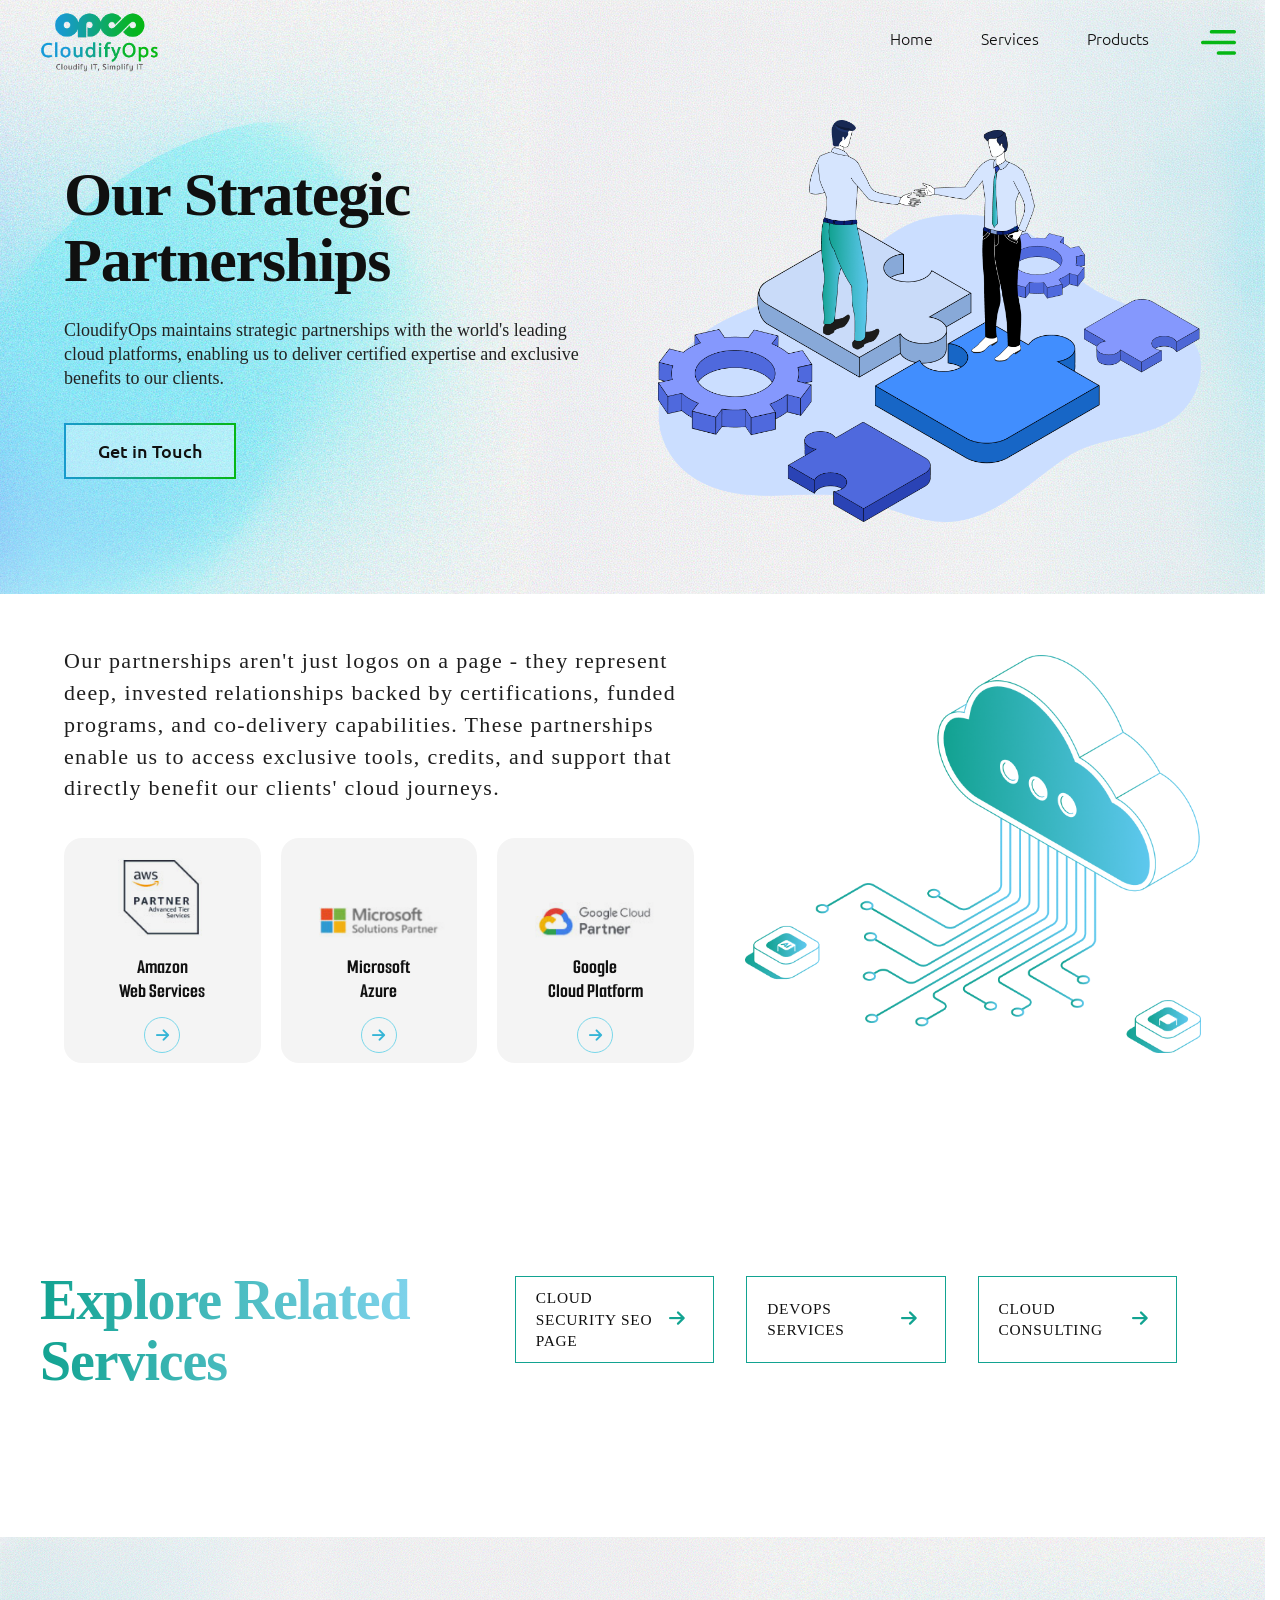
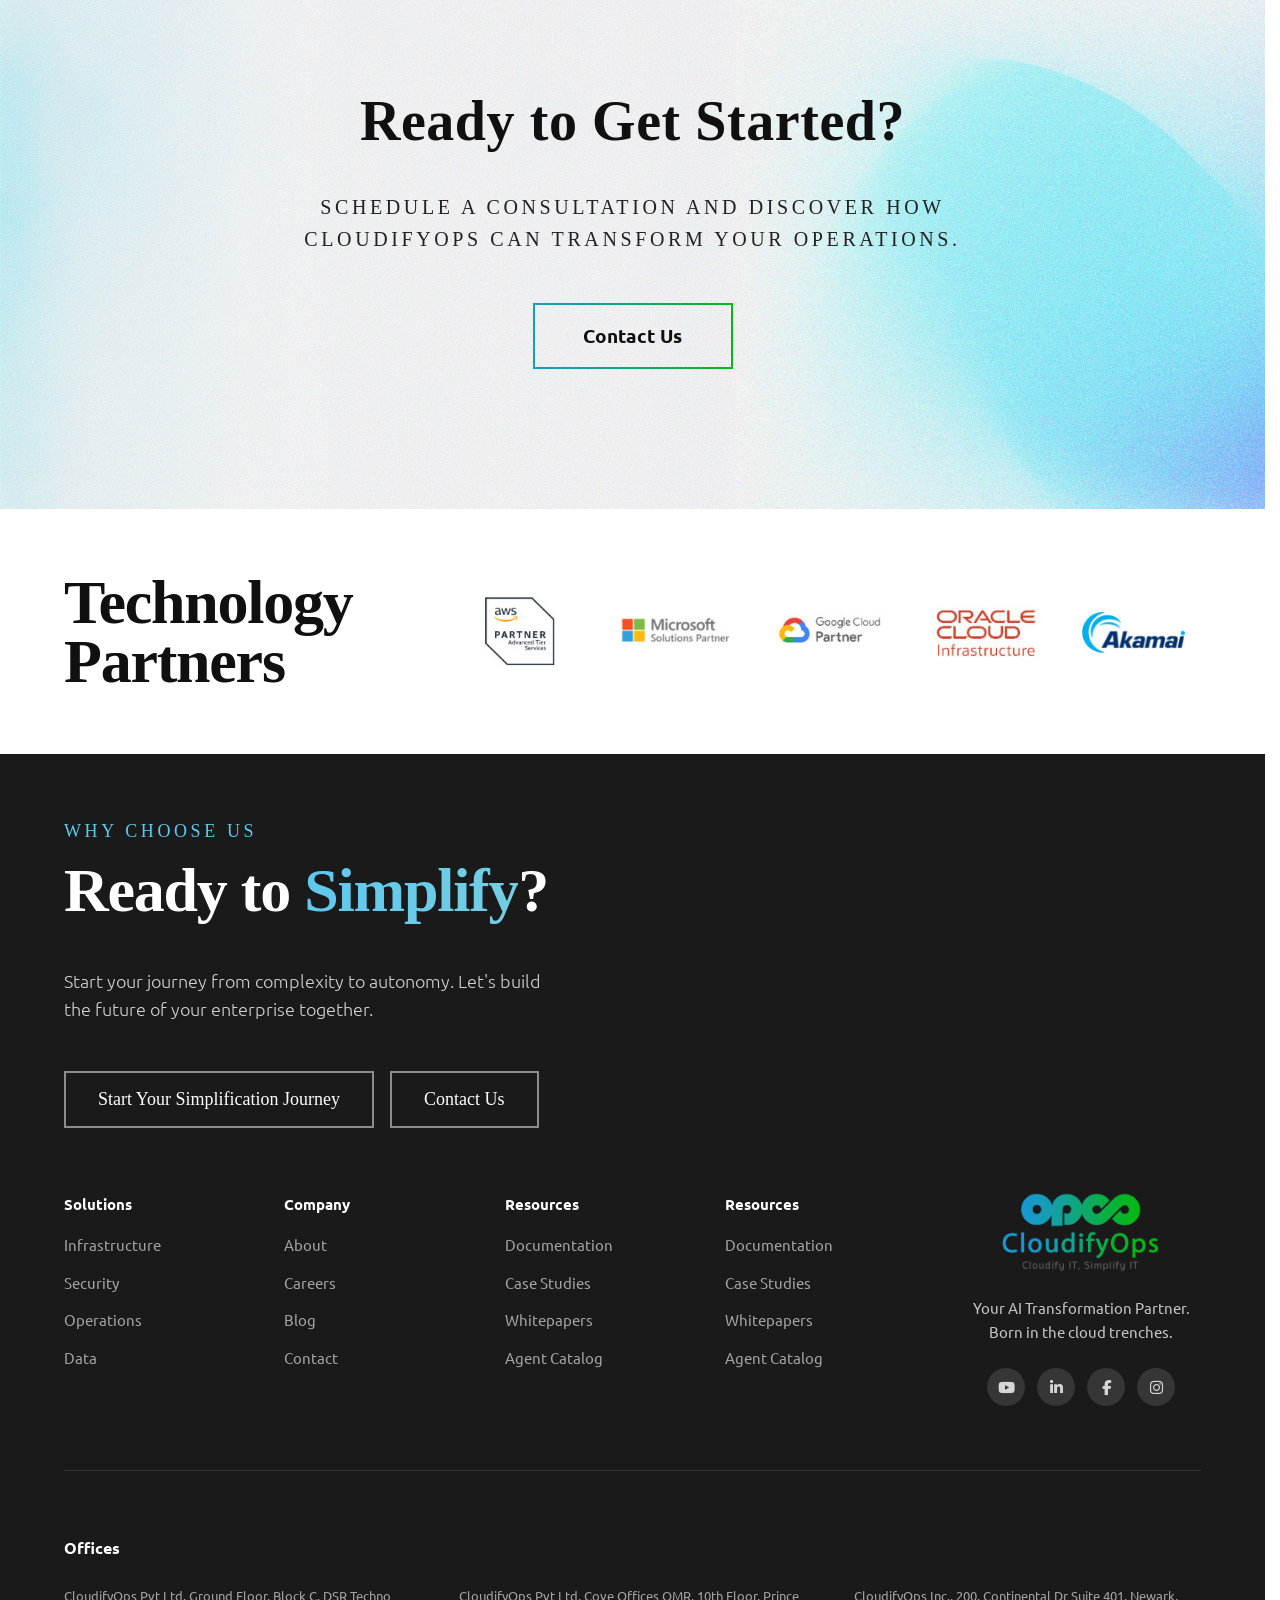
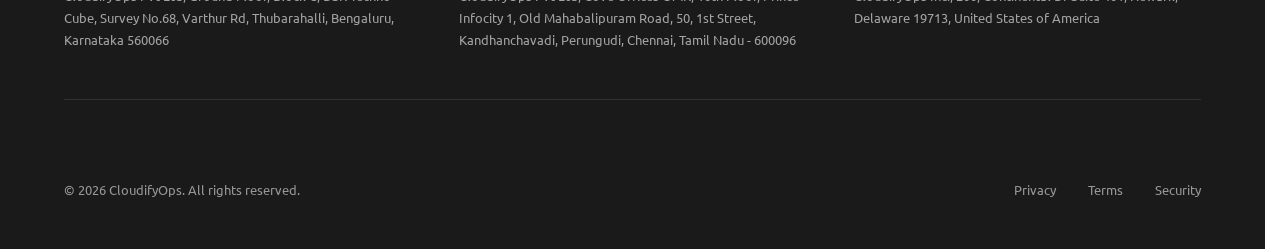
<file: strategic-partnerships.html>
<!DOCTYPE html>
<html lang="en">
<head>
  <meta charset="UTF-8" />
  <meta name="viewport" content="width=device-width, initial-scale=1.0" />
  <title>Secure Cloud Services | CloudifyOps</title>
  <meta name="description" content="Protect your cloud environment with CloudifyOps comprehensive security and governance solutions." />
  <link rel="shortcut icon" href="./favicon.ico" type="image/x-icon">
  <link rel="icon" href="./favicon.ico" type="image/x-icon">
  <link rel="preconnect" href="https://fonts.googleapis.com" />
  <link rel="preconnect" href="https://fonts.gstatic.com" crossorigin />
  <link href="https://fonts.googleapis.com/css2?family=Ubuntu:wght@300;400;500;700&family=Ubuntu+Sans:wght@300;400;500;700;800&family=Smooch+Sans:wght@600&display=swap" rel="stylesheet" />
  <link rel="stylesheet" href="https://cdnjs.cloudflare.com/ajax/libs/font-awesome/6.4.0/css/all.min.css" />
  <link rel="stylesheet" href="https://unpkg.com/aos@2.3.1/dist/aos.css" />
  <link rel="stylesheet" href="styles.css" />
</head>
<body class="secure-cloud-page overlay-header">
  <!-- Header (Same as index.html) -->
  <header class="site-header" role="banner">
    <div class="container header-wrap">
      <img class="brand" src="images/logo.png" alt="CloudifyOps logo" />
      <nav aria-label="Primary">
        <ul class="nav-list">
          <li class="nav-desktop-item"><a href="index.html">Home</a></li>
          <li class="nav-desktop-item"><a href="index.html#services">Services</a></li>
          <li class="nav-desktop-item"><a href="index.html#products">Products</a></li>
          <li>
            <button class="mobile-menu-toggle" id="mobile-menu-toggle" aria-expanded="false" aria-controls="mobile-nav" aria-label="Toggle mobile menu">
              <svg width="35" height="25" viewBox="0 0 35 25" fill="none" xmlns="http://www.w3.org/2000/svg">
                <path d="M8.75 1.77643C8.75 0.795367 9.53354 0 10.5 0H33.25C34.2165 0 35 0.795367 35 1.77643C35 2.75749 34.2165 3.55285 33.25 3.55285H10.5C9.53354 3.55285 8.75 2.75742 8.75 1.77643ZM33.25 10.6586H1.75C0.783535 10.6586 0 11.454 0 12.435C0 13.416 0.783535 14.2114 1.75 14.2114H33.25C34.2165 14.2114 35 13.416 35 12.435C35 11.454 34.2165 10.6586 33.25 10.6586ZM33.25 21.3171H17.5C16.5336 21.3171 15.75 22.1125 15.75 23.0935C15.75 24.0745 16.5336 24.87 17.5 24.87H33.25C34.2165 24.87 35 24.0745 35 23.0935C35 22.1125 34.2165 21.3171 33.25 21.3171Z" fill="#06B715"/>
              </svg>
            </button>
          </li>
        </ul>
      </nav>
    </div>
  </header>

  <!-- Mobile slide-down nav -->
  <div id="mobile-nav" class="mobile-nav" aria-hidden="true">
    <ul class="mobile-nav-list">
      <li><a href="index.html">Home</a></li>
      <li><a href="index.html#services">Services</a></li>
      <li><a href="index.html#products">Products</a></li>
    </ul>
  </div>

  <main>
    <!-- Hero Section -->
    <section class="hero section-soft hero-security" aria-labelledby="hero-title">
      <div class="container hero-inner hero-security-inner">
        <div class="hero-security-copy">
          <h1 id="hero-title" class="display">
           Our Strategic <br/>Partnerships
          </h1>
          <p class="lead hero-security-lead">
           CloudifyOps maintains strategic partnerships with the world's leading cloud platforms, enabling us to deliver certified expertise and exclusive benefits to our clients.
          </p>
          <a class="btn btn-outline" href="#services">Get in Touch</a>
        </div>
        <div class="hero-security-visual" aria-hidden="true">
          <img src="images/strategic-partnership.png" alt="Strategic partnerships" />
        </div>
      </div>
    </section>

    <section class="section strategic-partners-intro" aria-labelledby="strategic-intro-title">
      <div class="container strategic-partners-layout">
        <div class="strategic-partners-left">
          <h2 id="strategic-intro-title" class="sr-only">Strategic Partner Ecosystem</h2>
          <p class="strategic-partners-copy">
            Our partnerships aren't just logos on a page - they represent deep, invested relationships backed by certifications, funded programs, and co-delivery capabilities. These partnerships enable us to access exclusive tools, credits, and support that directly benefit our clients' cloud journeys.
          </p>

          <div class="strategic-provider-grid" aria-label="Strategic cloud partners">
            <article class="provider-card strategic-provider-card">
              <img src="images/aws_partner.jpg" alt="Amazon Web Services" />
              <h3>Amazon<br />Web Services</h3>
              <a href="#" class="provider-link" aria-label="Explore Amazon Web Services"><i class="fas fa-arrow-right"></i></a>
            </article>

            <article class="provider-card strategic-provider-card">
              <img src="images/ms_partner.jpg" alt="Microsoft Azure" />
              <h3>Microsoft<br />Azure</h3>
              <a href="#" class="provider-link" aria-label="Explore Microsoft Azure"><i class="fas fa-arrow-right"></i></a>
            </article>

            <article class="provider-card strategic-provider-card">
              <img src="images/gcp_partner.jpg" alt="Google Cloud Platform" />
              <h3>Google<br />Cloud Platform</h3>
              <a href="#" class="provider-link" aria-label="Explore Google Cloud Platform"><i class="fas fa-arrow-right"></i></a>
            </article>
          </div>
        </div>

        <div class="strategic-partners-right" aria-hidden="true">
          <img src="images/cloud-services.png" alt="" />
        </div>
      </div>
    </section>

   

    <!-- Related Services Section -->
    <section class="section related-services" aria-labelledby="related-title">
      <div class="container related-services-layout">
        <div class="related-services-header">
          <h2 id="related-title" class="display related-title gradient2">Explore Related Services </h2>
        </div>
        <div class="related-services-grid">
          <article class="related-card">
            <h3>Cloud Security SEO Page</h3>
            <a href="#" class="related-arrow" aria-label="Go to Cloud Security SEO Page">
              <i class="fas fa-arrow-right"></i>
            </a>
          </article>

          <article class="related-card">
            <h3>DevOps Services</h3>
            <a href="#" class="related-arrow" aria-label="Go to DevOps Services">
              <i class="fas fa-arrow-right"></i>
            </a>
          </article>

          <article class="related-card">
            <h3>Cloud Consulting</h3>
            <a href="#" class="related-arrow" aria-label="Go to Cloud Consulting">
              <i class="fas fa-arrow-right"></i>
            </a>
          </article>
        </div>
      </div>
    </section>
  </main>

    <!-- Ready to Get Started Section -->
    <section class="section get-started-section" aria-labelledby="get-started-title">
      <div class="container get-started-layout">
        <h2 id="get-started-title" class="get-started-title">Ready to Get Started?</h2>
        <p class="get-started-subtitle">SCHEDULE A CONSULTATION AND DISCOVER HOW CLOUDIFYOPS CAN TRANSFORM YOUR OPERATIONS.</p>
        <a href="#contact" class="btn btn-outline get-started-btn">Contact Us</a>
      </div>
    </section>

    <!-- Technology Partners Section -->
    <section class="section section-soft partners-section" aria-labelledby="partners-title-scs">
      <div class="container partners-wrap">
        <h2 id="partners-title-scs" class="display">Technology<br />Partners</h2>
        <div class="partners-logos" aria-label="Technology partner logos">
          <img src="images/aws_partner.jpg" alt="AWS Partner" />
          <img src="images/ms_partner.jpg" alt="Microsoft Solutions Partner" />
          <img src="images/gcp_partner.jpg" alt="Google Cloud Partner" />
          <img src="images/oracle_partner.jpg" alt="Oracle Cloud Infrastructure" />
          <img src="images/akamai_partner.jpg" alt="Akamai" />
        </div>
      </div>
    </section>

  <!-- Footer (Same as index.html) -->
  <footer class="site-footer" role="contentinfo">
    <div class="container">

      <!-- CTA block -->
      <p class="eyebrow light">Why Choose Us</p>
      <h2 class="display light">Ready to <span class="gradient">Simplify</span>?</h2>
      <p class="lead light">Start your journey from complexity to autonomy. Let's build the future of your enterprise together.</p>
      <div class="cta-row footer-cta" role="group" aria-label="Footer actions">
        <a class="btn light-border" href="#">Start Your Simplification Journey</a>
        <a class="btn light-border" href="#">Contact Us</a>
      </div>

      <!-- Nav links + Brand -->
      <div class="footer-main">
        <div class="footer-nav-cols">
          <div>
            <h3>Solutions</h3>
            <ul>
              <li><a href="#">Infrastructure</a></li>
              <li><a href="#">Security</a></li>
              <li><a href="#">Operations</a></li>
              <li><a href="#">Data</a></li>
            </ul>
          </div>
          <div>
            <h3>Company</h3>
            <ul>
              <li><a href="#">About</a></li>
              <li><a href="#">Careers</a></li>
              <li><a href="#">Blog</a></li>
              <li><a href="#">Contact</a></li>
            </ul>
          </div>
          <div>
            <h3>Resources</h3>
            <ul>
              <li><a href="#">Documentation</a></li>
              <li><a href="#">Case Studies</a></li>
              <li><a href="#">Whitepapers</a></li>
              <li><a href="#">Agent Catalog</a></li>
            </ul>
          </div>
          <div>
            <h3>Resources</h3>
            <ul>
              <li><a href="#">Documentation</a></li>
              <li><a href="#">Case Studies</a></li>
              <li><a href="#">Whitepapers</a></li>
              <li><a href="#">Agent Catalog</a></li>
            </ul>
          </div>
        </div>

        <div class="footer-brand">
          <img src="images/logo-footer.png" alt="CloudifyOps" class="footer-logo" />
          <p class="footer-tagline">Your AI Transformation Partner.<br>Born in the cloud trenches.</p>
          <div class="footer-social" role="list" aria-label="Social media links">
            <a href="#" aria-label="YouTube" role="listitem"><i class="fab fa-youtube"></i></a>
            <a href="#" aria-label="LinkedIn" role="listitem"><i class="fab fa-linkedin-in"></i></a>
            <a href="#" aria-label="Facebook" role="listitem"><i class="fab fa-facebook-f"></i></a>
            <a href="#" aria-label="Instagram" role="listitem"><i class="fab fa-instagram"></i></a>
          </div>
        </div>
      </div>

      <!-- Offices -->
      <section class="offices" aria-label="Office addresses">
        <h3>Offices</h3>
        <div class="office-grid">
          <p>CloudifyOps Pvt Ltd, Ground Floor, Block C, DSR Techno Cube, Survey No.68, Varthur Rd, Thubarahalli, Bengaluru, Karnataka 560066</p>
          <p>CloudifyOps Pvt Ltd, Cove Offices OMR, 10th Floor, Prince Infocity 1, Old Mahabalipuram Road, 50, 1st Street, Kandhanchavadi, Perungudi, Chennai, Tamil Nadu - 600096</p>
          <p>CloudifyOps Inc., 200, Continental Dr Suite 401, Newark, Delaware 19713, United States of America</p>
        </div>
      </section>

      <!-- Bottom bar -->
      <div class="footer-bottom">
        <p>&copy; 2026 CloudifyOps. All rights reserved.</p>
        <nav aria-label="Legal">
          <ul>
            <li><a href="#">Privacy</a></li>
            <li><a href="#">Terms</a></li>
            <li><a href="#">Security</a></li>
          </ul>
        </nav>
      </div>

    </div>
  </footer>

  <button class="scroll-to-top" id="scroll-to-top" aria-label="Scroll to top">
    <i class="fas fa-chevron-up" aria-hidden="true"></i>
  </button>

  <script>
    (function () {
      var header = document.querySelector(".site-header");
      if (!header) return;

      function syncHeaderState() {
        if (window.scrollY > 8) {
          header.classList.add("is-scrolled");
        } else {
          header.classList.remove("is-scrolled");
        }
      }

      window.addEventListener("scroll", syncHeaderState, { passive: true });
      syncHeaderState();
    })();
  </script>
  <script>
    (function () {
      var scrollBtn = document.getElementById("scroll-to-top");
      var secondSection = document.querySelector("main > section:nth-of-type(2)");
      if (!scrollBtn || !secondSection) return;

      function syncScrollButton() {
        var revealAt = secondSection.offsetTop - 20;
        if (window.scrollY >= revealAt) {
          scrollBtn.classList.add("is-visible");
        } else {
          scrollBtn.classList.remove("is-visible");
        }
      }

      scrollBtn.addEventListener("click", function () {
        window.scrollTo({ top: 0, behavior: "smooth" });
      });

      window.addEventListener("scroll", syncScrollButton, { passive: true });
      window.addEventListener("resize", syncScrollButton);
      syncScrollButton();
    })();
  </script>
  <script>
    (function () {
      var statValues = document.querySelectorAll(".security-stats .stat-value");
      var animated = new Set();

      function animateCounter(element) {
        if (animated.has(element)) return;
        animated.add(element);

        var originalText = element.textContent.trim();
        var numberMatch = originalText.match(/[0-9]+(?:\.[0-9]+)?/);
        if (!numberMatch) return;

        var numericText = numberMatch[0];
        var finalValue = parseFloat(numericText);
        var prefix = originalText.slice(0, numberMatch.index);
        var suffix = originalText.slice(numberMatch.index + numericText.length);
        var isDecimal = numericText.includes(".");

        var duration = 2000;
        var startTime = null;

        function updateCounter(currentTime) {
          if (!startTime) startTime = currentTime;
          var elapsed = currentTime - startTime;
          var progress = Math.min(elapsed / duration, 1);

          var steppedValue = Math.floor(progress * finalValue * 10) / 10;
          var displayNumber = isDecimal ? steppedValue.toFixed(1) : String(Math.floor(steppedValue));

          element.textContent = prefix + displayNumber + suffix;

          if (progress < 1) {
            requestAnimationFrame(updateCounter);
          } else {
            element.textContent = prefix + numericText + suffix;
          }
        }

        requestAnimationFrame(updateCounter);
      }

      if ("IntersectionObserver" in window) {
        var observer = new IntersectionObserver(function (entries) {
          entries.forEach(function (entry) {
            if (entry.isIntersecting) {
              animateCounter(entry.target);
            }
          });
        }, { threshold: 0.5 });

        statValues.forEach(function (el) {
          observer.observe(el);
        });
      } else {
        statValues.forEach(function (el) {
          animateCounter(el);
        });
      }
    })();
  </script>
  <script src="https://unpkg.com/aos@2.3.1/dist/aos.js"></script>
  <script>
    (function () {
      // Initialize AOS for content elements (not entire sections)
      var cardSelectors = [
        '.service-box',
        '.why-card',
        '.related-card'
      ];
      
      cardSelectors.forEach(function(selector) {
        var elements = document.querySelectorAll(selector);
        elements.forEach(function(el, index) {
          el.setAttribute("data-aos", "fade-up");
          el.setAttribute("data-aos-duration", "800");
          el.setAttribute("data-aos-delay", String(Math.min(index * 50, 200)));
        });
      });

      // Add animation to section titles and content
      var sections = document.querySelectorAll("main > section");
      sections.forEach(function(section) {
        var display = section.querySelector(".display");
        var eyebrow = section.querySelector(".eyebrow");
        var leads = section.querySelectorAll(".lead");
        var ctaRow = section.querySelector(".cta-row");
        var grid = section.querySelector("[class*='-grid']");
        
        if (display) display.setAttribute("data-aos", "fade-up");
        if (eyebrow) eyebrow.setAttribute("data-aos", "fade-up");
        leads.forEach(function(lead) {
          lead.setAttribute("data-aos", "fade-up");
        });
        if (ctaRow) ctaRow.setAttribute("data-aos", "fade-up");
        if (grid && !grid.classList.contains("stats-grid")) {
          grid.setAttribute("data-aos", "fade-up");
        }
      });

      // Remove animation from background images
      var bgImages = document.querySelectorAll(".managed-bg, .background-visual");
      bgImages.forEach(function(el) {
        el.removeAttribute("data-aos");
      });

      AOS.init({
        once: true,
        offset: 100,
        duration: 800,
        easing: "ease-out-cubic"
      });
    })();
  </script>

  <script>
    // Mobile menu toggle
    (function () {
      var toggleBtn = document.getElementById("mobile-menu-toggle");
      var mobileNav = document.getElementById("mobile-nav");
      if (!toggleBtn || !mobileNav) return;

      toggleBtn.addEventListener("click", function () {
        var isOpen = mobileNav.classList.toggle("is-open");
        toggleBtn.setAttribute("aria-expanded", isOpen ? "true" : "false");
        mobileNav.setAttribute("aria-hidden", isOpen ? "false" : "true");
      });

      // Close menu when a link is clicked
      mobileNav.querySelectorAll("a").forEach(function (link) {
        link.addEventListener("click", function () {
          mobileNav.classList.remove("is-open");
          toggleBtn.setAttribute("aria-expanded", "false");
          mobileNav.setAttribute("aria-hidden", "true");
        });
      });
    })();
  </script>
</html>
</file>
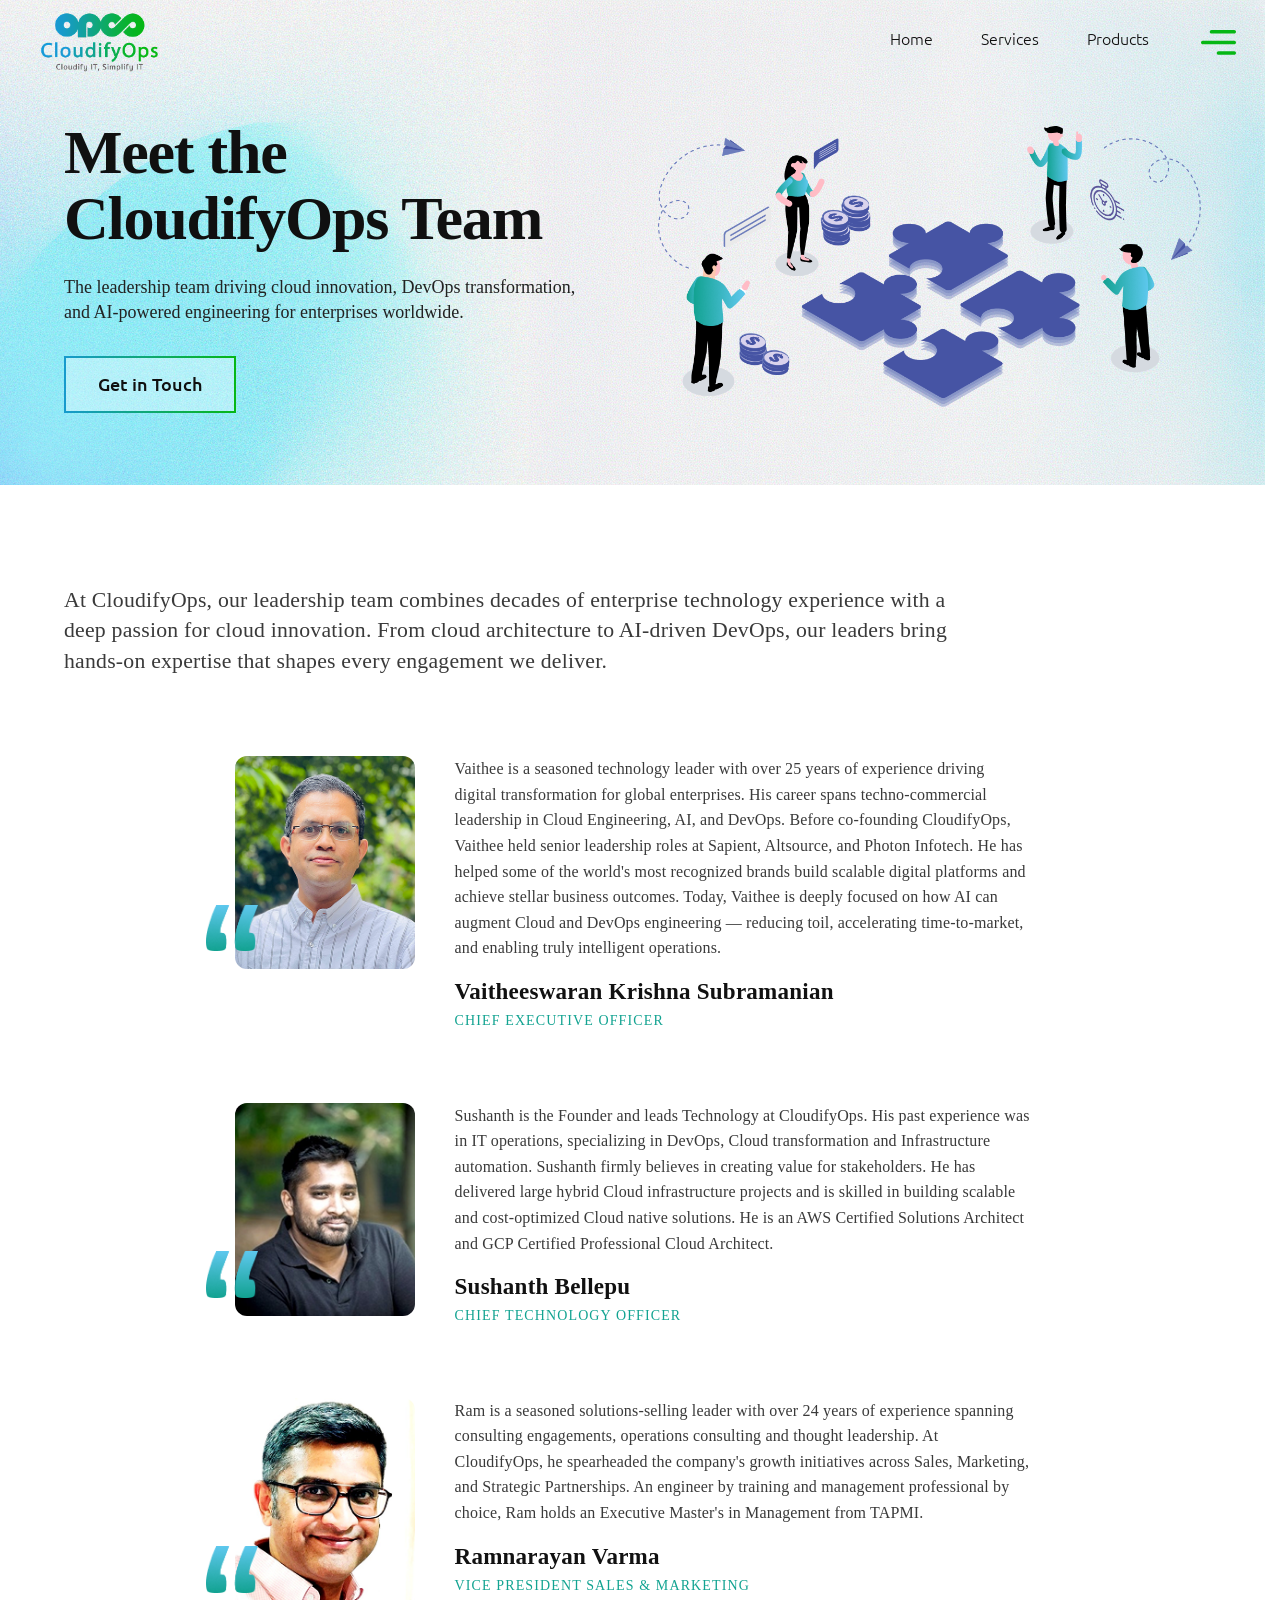
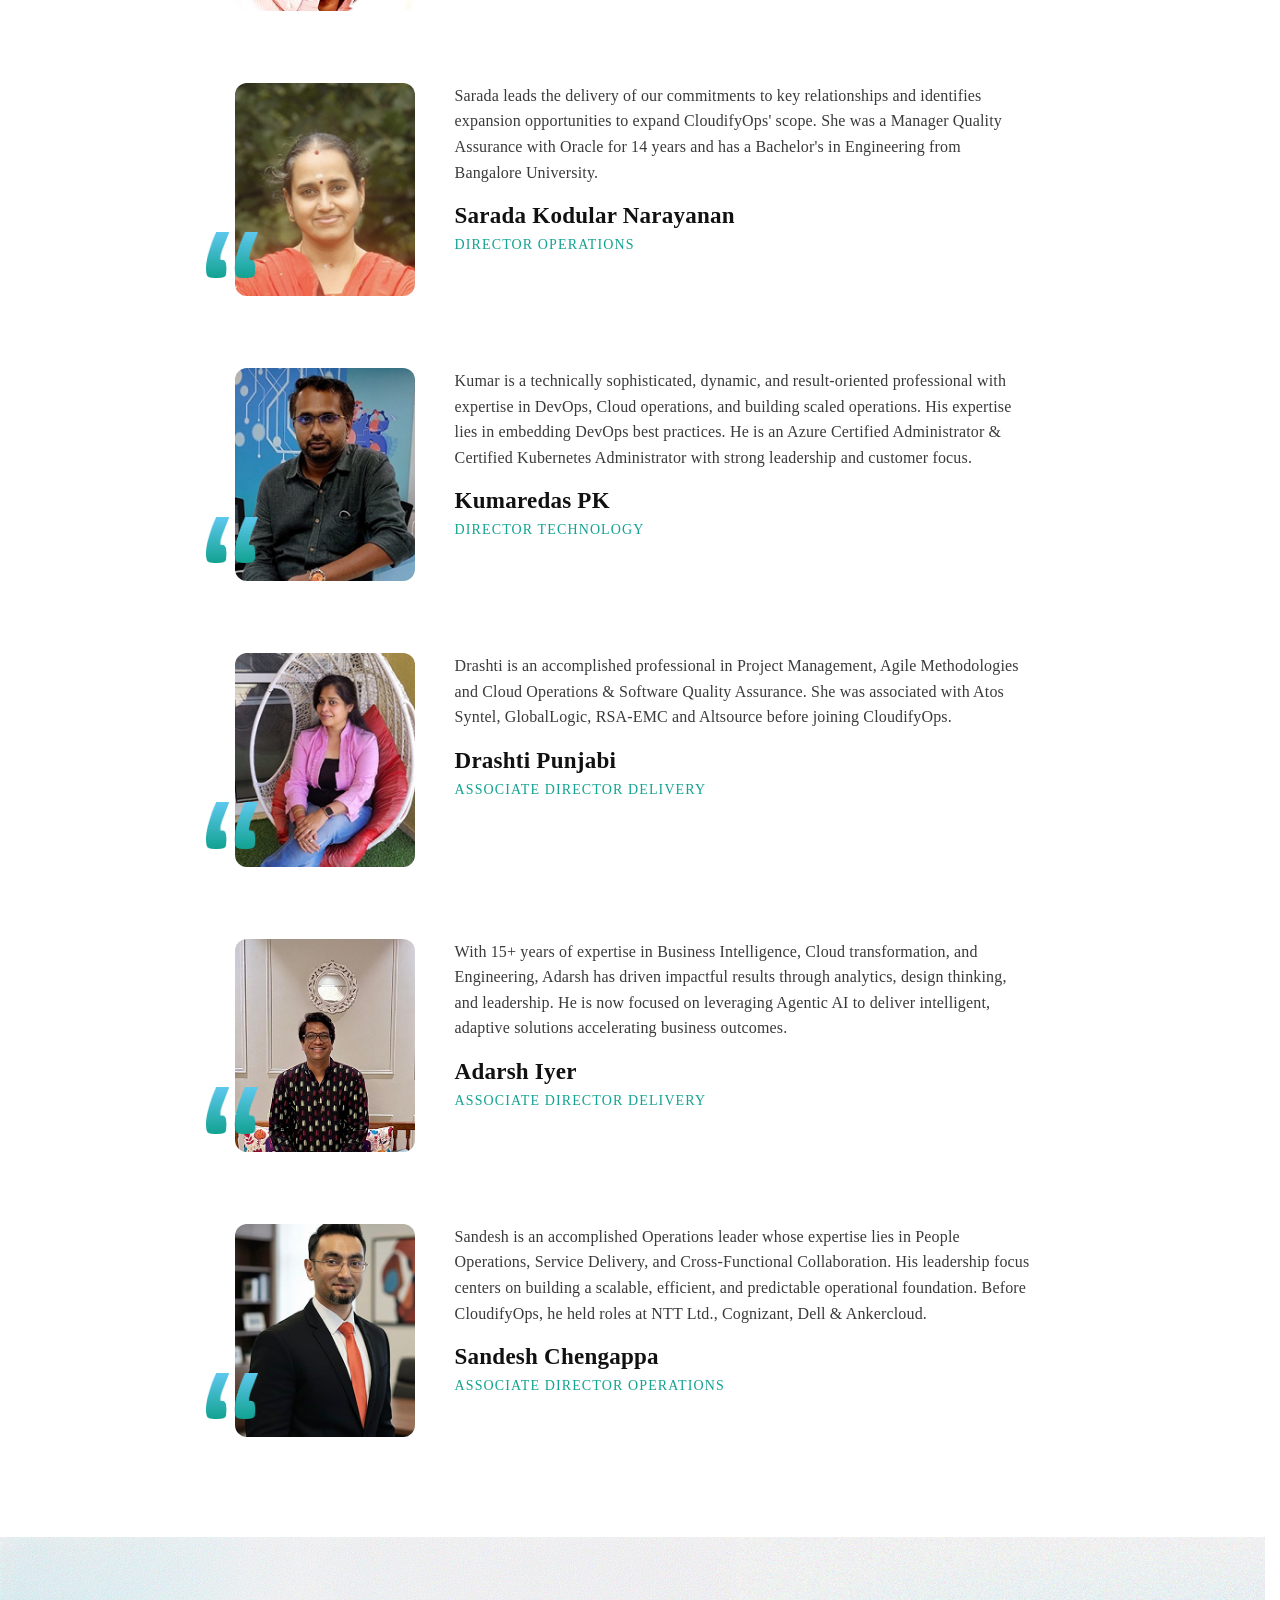
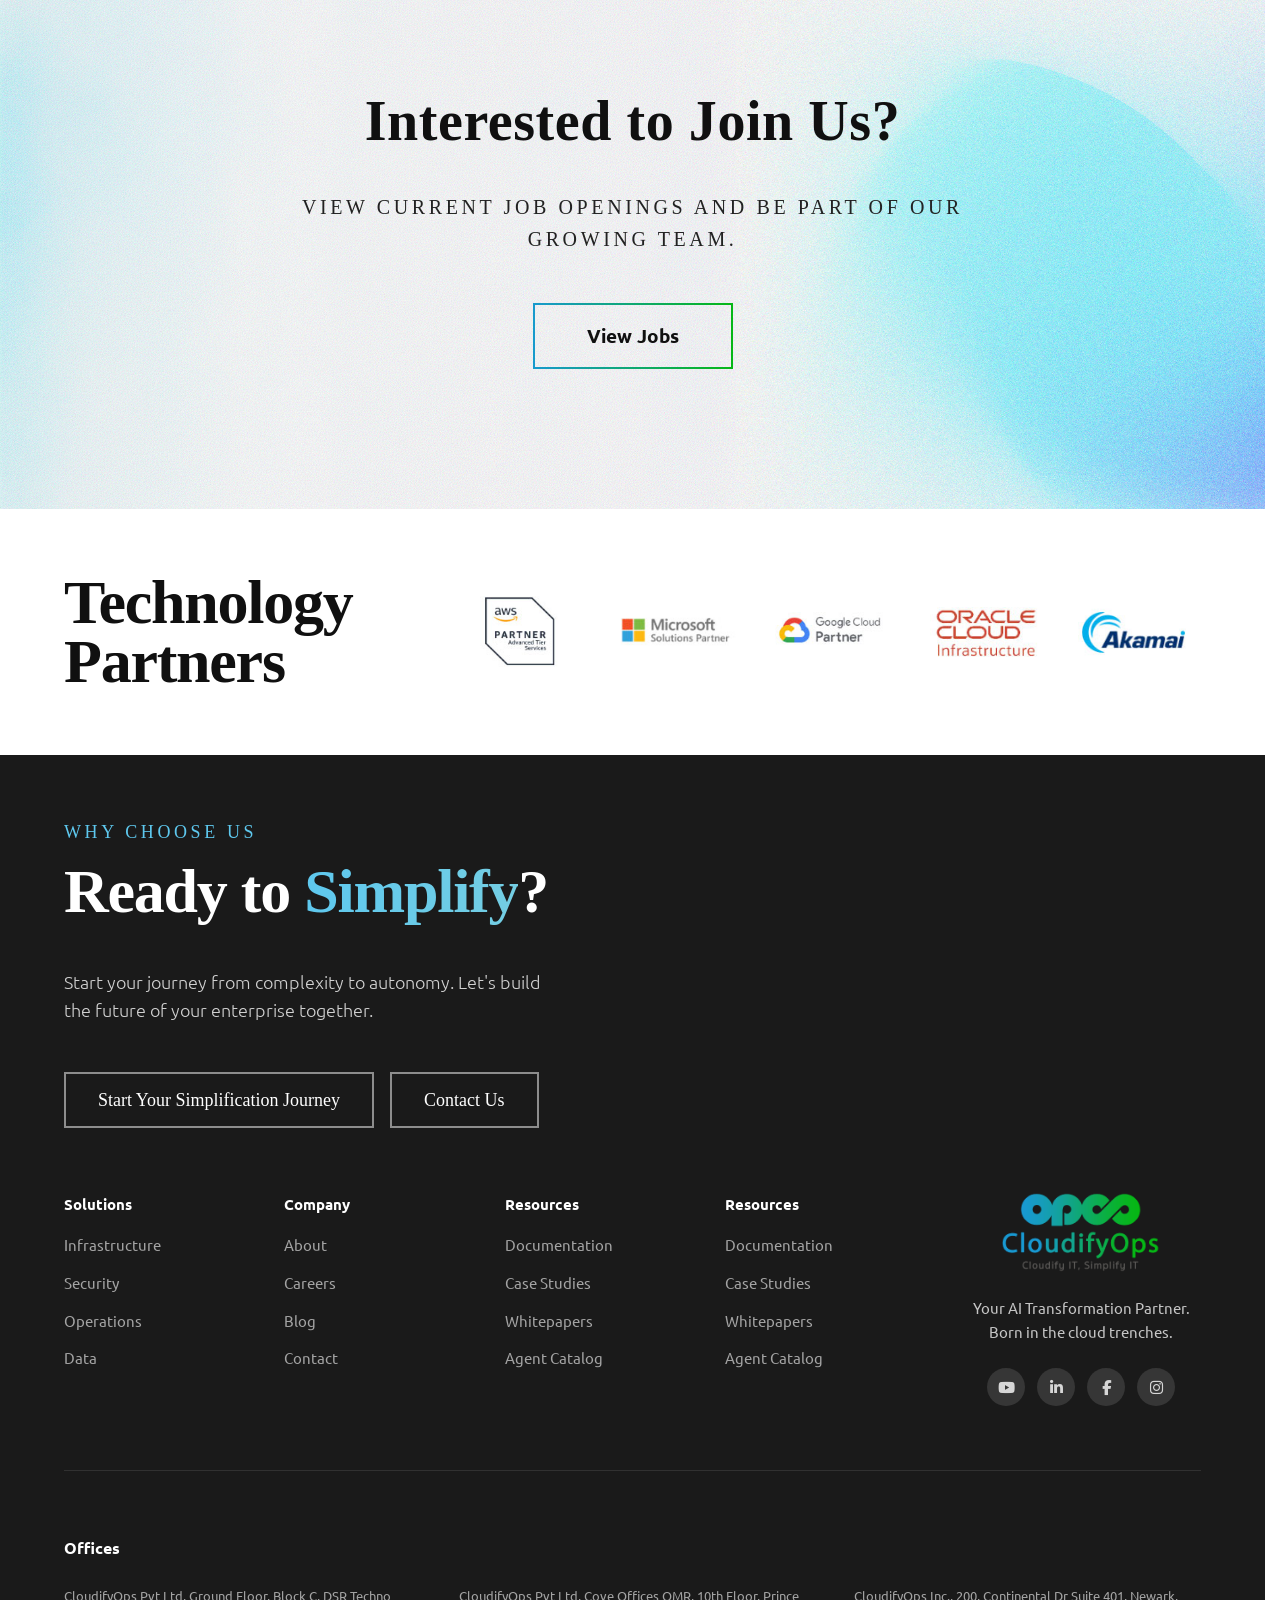
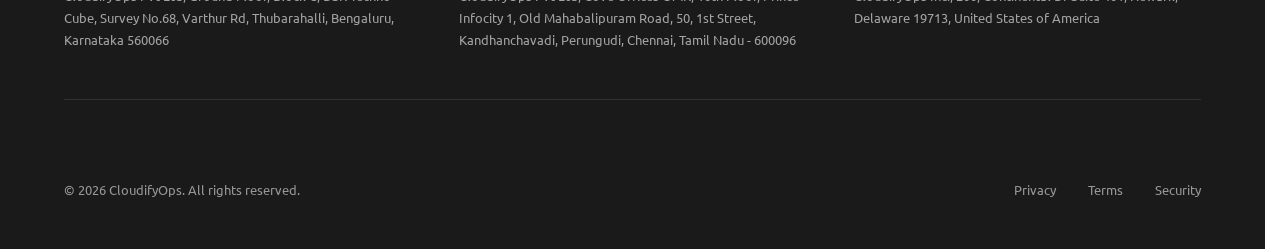
<file: team-cloudifyOps.html>
<!DOCTYPE html>
<html lang="en">
<head>
  <meta charset="UTF-8" />
  <meta name="viewport" content="width=device-width, initial-scale=1.0" />
  <title>Secure Cloud Services | CloudifyOps</title>
  <meta name="description" content="Protect your cloud environment with CloudifyOps comprehensive security and governance solutions." />
  <link rel="shortcut icon" href="./favicon.ico" type="image/x-icon">
  <link rel="icon" href="./favicon.ico" type="image/x-icon">
  <link rel="preconnect" href="https://fonts.googleapis.com" />
  <link rel="preconnect" href="https://fonts.gstatic.com" crossorigin />
  <link href="https://fonts.googleapis.com/css2?family=Ubuntu:wght@300;400;500;700&family=Ubuntu+Sans:wght@300;400;500;700;800&family=Smooch+Sans:wght@600&display=swap" rel="stylesheet" />
  <link rel="stylesheet" href="https://cdnjs.cloudflare.com/ajax/libs/font-awesome/6.4.0/css/all.min.css" />
  <link rel="stylesheet" href="https://unpkg.com/aos@2.3.1/dist/aos.css" />
  <link rel="stylesheet" href="styles.css" />
</head>
<body class="secure-cloud-page overlay-header">
  <!-- Header (Same as index.html) -->
  <header class="site-header" role="banner">
    <div class="container header-wrap">
      <img class="brand" src="images/logo.png" alt="CloudifyOps logo" />
      <nav aria-label="Primary">
        <ul class="nav-list">
          <li class="nav-desktop-item"><a href="index.html">Home</a></li>
          <li class="nav-desktop-item"><a href="index.html#services">Services</a></li>
          <li class="nav-desktop-item"><a href="index.html#products">Products</a></li>
          <li>
            <button class="mobile-menu-toggle" id="mobile-menu-toggle" aria-expanded="false" aria-controls="mobile-nav" aria-label="Toggle mobile menu">
              <svg width="35" height="25" viewBox="0 0 35 25" fill="none" xmlns="http://www.w3.org/2000/svg">
                <path d="M8.75 1.77643C8.75 0.795367 9.53354 0 10.5 0H33.25C34.2165 0 35 0.795367 35 1.77643C35 2.75749 34.2165 3.55285 33.25 3.55285H10.5C9.53354 3.55285 8.75 2.75742 8.75 1.77643ZM33.25 10.6586H1.75C0.783535 10.6586 0 11.454 0 12.435C0 13.416 0.783535 14.2114 1.75 14.2114H33.25C34.2165 14.2114 35 13.416 35 12.435C35 11.454 34.2165 10.6586 33.25 10.6586ZM33.25 21.3171H17.5C16.5336 21.3171 15.75 22.1125 15.75 23.0935C15.75 24.0745 16.5336 24.87 17.5 24.87H33.25C34.2165 24.87 35 24.0745 35 23.0935C35 22.1125 34.2165 21.3171 33.25 21.3171Z" fill="#06B715"/>
              </svg>
            </button>
          </li>
        </ul>
      </nav>
    </div>
  </header>

  <!-- Mobile slide-down nav -->
  <div id="mobile-nav" class="mobile-nav" aria-hidden="true">
    <ul class="mobile-nav-list">
      <li><a href="index.html">Home</a></li>
      <li><a href="index.html#services">Services</a></li>
      <li><a href="index.html#products">Products</a></li>
    </ul>
  </div>

  <main>
    <!-- Hero Section -->
    <section class="hero section-soft hero-security" aria-labelledby="hero-title">
      <div class="container hero-inner hero-security-inner">
        <div class="hero-security-copy">
          <h1 id="hero-title" class="display">
          Meet the CloudifyOps Team
          </h1>
          <p class="lead hero-security-lead">
          The leadership team driving cloud innovation, DevOps transformation, and AI-powered engineering for enterprises worldwide.
          </p>
          <a class="btn btn-outline" href="#services">Get in Touch</a>
        </div>
        <div class="hero-security-visual" aria-hidden="true">
          <img src="images/team-cloudifyOps.png" alt="CloudifyOps Team" />
        </div>
      </div>
    </section>

    <!-- Team Leadership Section -->
    <section class="section team-leadership-section" aria-labelledby="team-intro">
      <div class="container">
        <div class="team-intro">
          <p id="team-intro" class="team-intro-text">
            At CloudifyOps, our leadership team combines decades of enterprise technology experience with a deep passion for cloud innovation. From cloud architecture to AI-driven DevOps, our leaders bring hands-on expertise that shapes every engagement we deliver.
          </p>
        </div>

        <div class="team-members">
          <!-- Team Member 1 -->
          <article class="team-member-card">
            <div class="member-photo">
              <img src="images/Vaitheeswaran-Krishna-Subramanian.png" alt="Vaithee Subramaniam" />
            </div>
            <div class="member-content">
              <div class="member-quote">
                <img src="images/quote-icon.png" alt="Quote" class="quote-icon" />
              </div>
              <p class="member-bio">Vaithee is a seasoned technology leader with over 25 years of experience driving digital transformation for global enterprises. His career spans techno-commercial leadership in Cloud Engineering, AI, and DevOps. Before co-founding CloudifyOps, Vaithee held senior leadership roles at Sapient, Altsource, and Photon Infotech. He has helped some of the world's most recognized brands build scalable digital platforms and achieve stellar business outcomes. Today, Vaithee is deeply focused on how AI can augment Cloud and DevOps engineering — reducing toil, accelerating time-to-market, and enabling truly intelligent operations.</p>
              <h3 class="member-name">Vaitheeswaran Krishna Subramanian</h3>
              <p class="member-title">Chief Executive Officer</p>
            </div>
          </article>

          <!-- Team Member 2 -->
          <article class="team-member-card">
            <div class="member-photo">
              <img src="images/Sushanth-Bellapu.png" alt="Sushanth Bellepu" />
            </div>
            <div class="member-content">
              <div class="member-quote">
                <img src="images/quote-icon.png" alt="Quote" class="quote-icon" />
              </div>
              <p class="member-bio">Sushanth is the Founder and leads Technology at CloudifyOps. His past experience was in IT operations, specializing in DevOps, Cloud transformation and Infrastructure automation. Sushanth firmly believes in creating value for stakeholders. He has delivered large hybrid Cloud infrastructure projects and is skilled in building scalable and cost-optimized Cloud native solutions. He is an AWS Certified Solutions Architect and GCP Certified Professional Cloud Architect.</p>
              <h3 class="member-name">Sushanth Bellepu</h3>
              <p class="member-title">Chief Technology Officer</p>
            </div>
          </article>

          <!-- Team Member 3 -->
          <article class="team-member-card">
            <div class="member-photo">
              <img src="images/Ramnarayan-Varma.png" alt="Ramnarayan Varma" />
            </div>
            <div class="member-content">
              <div class="member-quote">
                <img src="images/quote-icon.png" alt="Quote" class="quote-icon" />
              </div>
              <p class="member-bio">Ram is a seasoned solutions-selling leader with over 24 years of experience spanning consulting engagements, operations consulting and thought leadership. At CloudifyOps, he spearheaded the company's growth initiatives across Sales, Marketing, and Strategic Partnerships. An engineer by training and management professional by choice, Ram holds an Executive Master's in Management from TAPMI.</p>
              <h3 class="member-name">Ramnarayan Varma</h3>
              <p class="member-title">Vice President Sales & Marketing</p>
            </div>
          </article>

          <!-- Team Member 4 -->
          <article class="team-member-card">
            <div class="member-photo">
              <img src="images/Sarada-Kodalur-Narayanan.png" alt="Sarada Kodular Narayanan" />
            </div>
            <div class="member-content">
              <div class="member-quote">
                <img src="images/quote-icon.png" alt="Quote" class="quote-icon" />
              </div>
              <p class="member-bio">Sarada leads the delivery of our commitments to key relationships and identifies expansion opportunities to expand CloudifyOps' scope. She was a Manager Quality Assurance with Oracle for 14 years and has a Bachelor's in Engineering from Bangalore University.</p>
              <h3 class="member-name">Sarada Kodular Narayanan</h3>
              <p class="member-title">Director Operations</p>
            </div>
          </article>

          <!-- Team Member 5 -->
          <article class="team-member-card">
            <div class="member-photo">
              <img src="images/Kumaradas-PK.png" alt="Kumaredas PK" />
            </div>
            <div class="member-content">
              <div class="member-quote">
                <img src="images/quote-icon.png" alt="Quote" class="quote-icon" />
              </div>
              <p class="member-bio">Kumar is a technically sophisticated, dynamic, and result-oriented professional with expertise in DevOps, Cloud operations, and building scaled operations. His expertise lies in embedding DevOps best practices. He is an Azure Certified Administrator & Certified Kubernetes Administrator with strong leadership and customer focus.</p>
              <h3 class="member-name">Kumaredas PK</h3>
              <p class="member-title">Director Technology</p>
            </div>
          </article>

          <!-- Team Member 6 -->
          <article class="team-member-card">
            <div class="member-photo">
              <img src="images/Drashti-Punjabi.png" alt="Drashti Punjabi" />
            </div>
            <div class="member-content">
              <div class="member-quote">
                <img src="images/quote-icon.png" alt="Quote" class="quote-icon" />
              </div>
              <p class="member-bio">Drashti is an accomplished professional in Project Management, Agile Methodologies and Cloud Operations & Software Quality Assurance. She was associated with Atos Syntel, GlobalLogic, RSA-EMC and Altsource before joining CloudifyOps.</p>
              <h3 class="member-name">Drashti Punjabi</h3>
              <p class="member-title">Associate Director Delivery</p>
            </div>
          </article>

          <!-- Team Member 7 -->
          <article class="team-member-card">
            <div class="member-photo">
              <img src="images/Adarsh-Iyer.png" alt="Adarsh Iyer" />
            </div>
            <div class="member-content">
              <div class="member-quote">
                <img src="images/quote-icon.png" alt="Quote" class="quote-icon" />
              </div>
              <p class="member-bio">With 15+ years of expertise in Business Intelligence, Cloud transformation, and Engineering, Adarsh has driven impactful results through analytics, design thinking, and leadership. He is now focused on leveraging Agentic AI to deliver intelligent, adaptive solutions accelerating business outcomes.</p>
              <h3 class="member-name">Adarsh Iyer</h3>
              <p class="member-title">Associate Director Delivery</p>
            </div>
          </article>

          <!-- Team Member 8 -->
          <article class="team-member-card">
            <div class="member-photo">
              <img src="images/Sandesh-Chengappa.png" alt="Sandesh Chengappa" />
            </div>
            <div class="member-content">
              <div class="member-quote">
                <img src="images/quote-icon.png" alt="Quote" class="quote-icon" />
              </div>
              <p class="member-bio">Sandesh is an accomplished Operations leader whose expertise lies in People Operations, Service Delivery, and Cross-Functional Collaboration. His leadership focus centers on building a scalable, efficient, and predictable operational foundation. Before CloudifyOps, he held roles at NTT Ltd., Cognizant, Dell & Ankercloud.</p>
              <h3 class="member-name">Sandesh Chengappa</h3>
              <p class="member-title">Associate Director Operations</p>
            </div>
          </article>
        </div>
      </div>
    </section>


    <!-- Interested to Join Us? Section -->
    <section class="section get-started-section" aria-labelledby="get-started-title">
      <div class="container get-started-layout">
        <h2 id="get-started-title" class="get-started-title">Interested to Join Us?</h2>
        <p class="get-started-subtitle">View current job openings and be part of our growing team.</p>
        <a href="#contact" class="btn btn-outline get-started-btn">View Jobs</a>
      </div>
    </section>

    <!-- Technology Partners Section -->
    <section class="section section-soft partners-section" aria-labelledby="partners-title-scs">
      <div class="container partners-wrap">
        <h2 id="partners-title-scs" class="display">Technology<br />Partners</h2>
        <div class="partners-logos" aria-label="Technology partner logos">
          <img src="images/aws_partner.jpg" alt="AWS Partner" />
          <img src="images/ms_partner.jpg" alt="Microsoft Solutions Partner" />
          <img src="images/gcp_partner.jpg" alt="Google Cloud Partner" />
          <img src="images/oracle_partner.jpg" alt="Oracle Cloud Infrastructure" />
          <img src="images/akamai_partner.jpg" alt="Akamai" />
        </div>
      </div>
    </section>

  <!-- Footer (Same as index.html) -->
  <footer class="site-footer" role="contentinfo">
    <div class="container">

      <!-- CTA block -->
      <p class="eyebrow light">Why Choose Us</p>
      <h2 class="display light">Ready to <span class="gradient">Simplify</span>?</h2>
      <p class="lead light">Start your journey from complexity to autonomy. Let's build the future of your enterprise together.</p>
      <div class="cta-row footer-cta" role="group" aria-label="Footer actions">
        <a class="btn light-border" href="#">Start Your Simplification Journey</a>
        <a class="btn light-border" href="#">Contact Us</a>
      </div>

      <!-- Nav links + Brand -->
      <div class="footer-main">
        <div class="footer-nav-cols">
          <div>
            <h3>Solutions</h3>
            <ul>
              <li><a href="#">Infrastructure</a></li>
              <li><a href="#">Security</a></li>
              <li><a href="#">Operations</a></li>
              <li><a href="#">Data</a></li>
            </ul>
          </div>
          <div>
            <h3>Company</h3>
            <ul>
              <li><a href="#">About</a></li>
              <li><a href="#">Careers</a></li>
              <li><a href="#">Blog</a></li>
              <li><a href="#">Contact</a></li>
            </ul>
          </div>
          <div>
            <h3>Resources</h3>
            <ul>
              <li><a href="#">Documentation</a></li>
              <li><a href="#">Case Studies</a></li>
              <li><a href="#">Whitepapers</a></li>
              <li><a href="#">Agent Catalog</a></li>
            </ul>
          </div>
          <div>
            <h3>Resources</h3>
            <ul>
              <li><a href="#">Documentation</a></li>
              <li><a href="#">Case Studies</a></li>
              <li><a href="#">Whitepapers</a></li>
              <li><a href="#">Agent Catalog</a></li>
            </ul>
          </div>
        </div>

        <div class="footer-brand">
          <img src="images/logo-footer.png" alt="CloudifyOps" class="footer-logo" />
          <p class="footer-tagline">Your AI Transformation Partner.<br>Born in the cloud trenches.</p>
          <div class="footer-social" role="list" aria-label="Social media links">
            <a href="#" aria-label="YouTube" role="listitem"><i class="fab fa-youtube"></i></a>
            <a href="#" aria-label="LinkedIn" role="listitem"><i class="fab fa-linkedin-in"></i></a>
            <a href="#" aria-label="Facebook" role="listitem"><i class="fab fa-facebook-f"></i></a>
            <a href="#" aria-label="Instagram" role="listitem"><i class="fab fa-instagram"></i></a>
          </div>
        </div>
      </div>

      <!-- Offices -->
      <section class="offices" aria-label="Office addresses">
        <h3>Offices</h3>
        <div class="office-grid">
          <p>CloudifyOps Pvt Ltd, Ground Floor, Block C, DSR Techno Cube, Survey No.68, Varthur Rd, Thubarahalli, Bengaluru, Karnataka 560066</p>
          <p>CloudifyOps Pvt Ltd, Cove Offices OMR, 10th Floor, Prince Infocity 1, Old Mahabalipuram Road, 50, 1st Street, Kandhanchavadi, Perungudi, Chennai, Tamil Nadu - 600096</p>
          <p>CloudifyOps Inc., 200, Continental Dr Suite 401, Newark, Delaware 19713, United States of America</p>
        </div>
      </section>

      <!-- Bottom bar -->
      <div class="footer-bottom">
        <p>&copy; 2026 CloudifyOps. All rights reserved.</p>
        <nav aria-label="Legal">
          <ul>
            <li><a href="#">Privacy</a></li>
            <li><a href="#">Terms</a></li>
            <li><a href="#">Security</a></li>
          </ul>
        </nav>
      </div>

    </div>
  </footer>

  <button class="scroll-to-top" id="scroll-to-top" aria-label="Scroll to top">
    <i class="fas fa-chevron-up" aria-hidden="true"></i>
  </button>

  <script>
    (function () {
      var header = document.querySelector(".site-header");
      if (!header) return;

      function syncHeaderState() {
        if (window.scrollY > 8) {
          header.classList.add("is-scrolled");
        } else {
          header.classList.remove("is-scrolled");
        }
      }

      window.addEventListener("scroll", syncHeaderState, { passive: true });
      syncHeaderState();
    })();
  </script>
  <script>
    (function () {
      var scrollBtn = document.getElementById("scroll-to-top");
      var secondSection = document.querySelector("main > section:nth-of-type(2)");
      if (!scrollBtn || !secondSection) return;

      function syncScrollButton() {
        var revealAt = secondSection.offsetTop - 20;
        if (window.scrollY >= revealAt) {
          scrollBtn.classList.add("is-visible");
        } else {
          scrollBtn.classList.remove("is-visible");
        }
      }

      scrollBtn.addEventListener("click", function () {
        window.scrollTo({ top: 0, behavior: "smooth" });
      });

      window.addEventListener("scroll", syncScrollButton, { passive: true });
      window.addEventListener("resize", syncScrollButton);
      syncScrollButton();
    })();
  </script>
  <script>
    (function () {
      var statValues = document.querySelectorAll(".security-stats .stat-value");
      var animated = new Set();

      function animateCounter(element) {
        if (animated.has(element)) return;
        animated.add(element);

        var originalText = element.textContent.trim();
        var numberMatch = originalText.match(/[0-9]+(?:\.[0-9]+)?/);
        if (!numberMatch) return;

        var numericText = numberMatch[0];
        var finalValue = parseFloat(numericText);
        var prefix = originalText.slice(0, numberMatch.index);
        var suffix = originalText.slice(numberMatch.index + numericText.length);
        var isDecimal = numericText.includes(".");

        var duration = 2000;
        var startTime = null;

        function updateCounter(currentTime) {
          if (!startTime) startTime = currentTime;
          var elapsed = currentTime - startTime;
          var progress = Math.min(elapsed / duration, 1);

          var steppedValue = Math.floor(progress * finalValue * 10) / 10;
          var displayNumber = isDecimal ? steppedValue.toFixed(1) : String(Math.floor(steppedValue));

          element.textContent = prefix + displayNumber + suffix;

          if (progress < 1) {
            requestAnimationFrame(updateCounter);
          } else {
            element.textContent = prefix + numericText + suffix;
          }
        }

        requestAnimationFrame(updateCounter);
      }

      if ("IntersectionObserver" in window) {
        var observer = new IntersectionObserver(function (entries) {
          entries.forEach(function (entry) {
            if (entry.isIntersecting) {
              animateCounter(entry.target);
            }
          });
        }, { threshold: 0.5 });

        statValues.forEach(function (el) {
          observer.observe(el);
        });
      } else {
        statValues.forEach(function (el) {
          animateCounter(el);
        });
      }
    })();
  </script>
  <script src="https://unpkg.com/aos@2.3.1/dist/aos.js"></script>
  <script>
    (function () {
      // Initialize AOS for content elements (not entire sections)
      var cardSelectors = [
        '.service-box',
        '.why-card',
        '.related-card'
      ];
      
      cardSelectors.forEach(function(selector) {
        var elements = document.querySelectorAll(selector);
        elements.forEach(function(el, index) {
          el.setAttribute("data-aos", "fade-up");
          el.setAttribute("data-aos-duration", "800");
          el.setAttribute("data-aos-delay", String(Math.min(index * 50, 200)));
        });
      });

      // Add animation to section titles and content
      var sections = document.querySelectorAll("main > section");
      sections.forEach(function(section) {
        var display = section.querySelector(".display");
        var eyebrow = section.querySelector(".eyebrow");
        var leads = section.querySelectorAll(".lead");
        var ctaRow = section.querySelector(".cta-row");
        var grid = section.querySelector("[class*='-grid']");
        
        if (display) display.setAttribute("data-aos", "fade-up");
        if (eyebrow) eyebrow.setAttribute("data-aos", "fade-up");
        leads.forEach(function(lead) {
          lead.setAttribute("data-aos", "fade-up");
        });
        if (ctaRow) ctaRow.setAttribute("data-aos", "fade-up");
        if (grid && !grid.classList.contains("stats-grid")) {
          grid.setAttribute("data-aos", "fade-up");
        }
      });

      // Remove animation from background images
      var bgImages = document.querySelectorAll(".managed-bg, .background-visual");
      bgImages.forEach(function(el) {
        el.removeAttribute("data-aos");
      });

      AOS.init({
        once: true,
        offset: 100,
        duration: 800,
        easing: "ease-out-cubic"
      });
    })();
  </script>

  <script>
    // Mobile menu toggle
    (function () {
      var toggleBtn = document.getElementById("mobile-menu-toggle");
      var mobileNav = document.getElementById("mobile-nav");
      if (!toggleBtn || !mobileNav) return;

      toggleBtn.addEventListener("click", function () {
        var isOpen = mobileNav.classList.toggle("is-open");
        toggleBtn.setAttribute("aria-expanded", isOpen ? "true" : "false");
        mobileNav.setAttribute("aria-hidden", isOpen ? "false" : "true");
      });

      // Close menu when a link is clicked
      mobileNav.querySelectorAll("a").forEach(function (link) {
        link.addEventListener("click", function () {
          mobileNav.classList.remove("is-open");
          toggleBtn.setAttribute("aria-expanded", "false");
          mobileNav.setAttribute("aria-hidden", "true");
        });
      });
    })();
  </script>
</html>
</file>
<file: styles.css>
/* ============================================
   Reset & Base Styles
   ============================================ */
* {
  box-sizing: border-box;
  margin: 0;
  padding: 0;
}

html {
  scrollbar-gutter: stable;
}

@media (prefers-reduced-motion: no-preference) and (min-width: 1024px) {
  html {
    scroll-behavior: smooth;
  }
}

body {
  font-family: "Ubuntu", sans-serif;
  color: #101010;
  background: #fff;
  line-height: 1.6;
  scrollbar-gutter: stable;
}

/* ============================================
   CSS Custom Properties
   ============================================ */
:root {
  /* Typography Variables */
  --display-size: 62px;
  --display-line: 58px;
  --display-weight: 800;
  --display-font: "Ubuntu Sans";
  
  --body-size: 18px;
  --body-line: 28px;
  --body-font: "Ubuntu";
  --body-weight: 300;
  
  --eyebrow-size: 18px;
  --eyebrow-line: 27px;
  --eyebrow-weight: 300;
  --eyebrow-spacing: 0.2em;
  --eyebrow-font: "Ubuntu Sans";
  
  --smooch-size: 32px;
  --smooch-line: 38px;
  --smooch-weight: 600;
  --smooch-font: "Smooch Sans";
  
  --detail-size: 18px;
  --detail-line: 21px;
  --detail-weight: 400;
  --detail-font: "Ubuntu";
  
  /* Color Variables */
  --teal-strong: #12a391;
  --mint: #26aca1;
  --sky: #5ec8ee;
  --aqua: #74cee3;
  --text: #101010;
  --line: #dff3fb;
  --bg-soft: #f5fbfc;
  --dark: #1a1a1a;
  --gradient:  linear-gradient(90deg, #179ACD, #06B716);
  --gradient2:  linear-gradient(90deg, #12A391, #86D6F2);

  
  /* Spacing */
  --spacing-xs: 8px;
  --spacing-sm: 12px;
  --spacing-md: 16px;
  --spacing-lg: 24px;
  --spacing-xl: 32px;
  --spacing-2xl: 48px;
  --spacing-3xl: 64px;
  
  /* Container */
  --container-max: 1692px;
  --container-pad: 24px;
}

@media (max-width: 1199px) {
  :root {
    --display-size: 48px;
    --display-line: 52px;
    --body-size: 16px;
    --body-line: 22px;
    --eyebrow-size: 16px;
    --container-pad: 20px;
  }
}

@media (max-width: 767px) {
  :root {
    --display-size: 32px;
    --display-line: 38px;
    --body-size: 16px;
    --body-line: 20px;
    --eyebrow-size: 15px;
    --container-pad: 16px;
  }
}

/* ============================================
   Typography Classes
   ============================================ */
.display {
  font-family: var(--display-font);
  font-size: var(--display-size);
  line-height: var(--display-line);
  font-weight: var(--display-weight);
  margin-bottom: var(--spacing-lg);
  letter-spacing: -0.02em;
}

.lead {
  font-family: var(--body-font);
  font-size: var(--body-size);
  line-height: var(--body-line);
  font-weight: var(--body-weight);
  margin-bottom: var(--spacing-md);
  color: var(--text);
}

.lead-Sans {
  font-family: var(--display-font);
  font-weight: 500;

}

.eyebrow {
  font-family: var(--eyebrow-font);
  font-size: var(--eyebrow-size);
  line-height: var(--eyebrow-line);
  font-weight: var(--eyebrow-weight);
  text-transform: uppercase;
  letter-spacing: var(--eyebrow-spacing);
  margin-bottom: var(--spacing-md);
  color: var(text);
  display: block;
}

.stat-value {
  font-family: var(--smooch-font);
  font-size: clamp(32px, 5vw, 52px);
  font-weight: 800;
  line-height: 1;
  color: var(--teal-strong);
  display: block;
  margin-bottom: var(--spacing-sm);
}

.detail {
  font-size: var(--detail-size);
  line-height: var(--detail-line);
  font-weight: var(--detail-weight);
  color: var(--text);
}

.gradient {
  background: linear-gradient(90deg, #179ACD, #06B716);
  -webkit-background-clip: text;
  -webkit-text-fill-color: transparent;
  background-clip: text;
}
.gradient2 {
  background: linear-gradient(90deg, #12A391, #86D6F2);
  -webkit-background-clip: text;
  -webkit-text-fill-color: transparent;
  background-clip: text;
}

.bold{font-weight: 500;}

/* ============================================
   Layout & Container
   ============================================ */
.container {
  width: min(var(--container-max), calc(100% - var(--container-pad) * 2));
  margin: 0 auto;
  padding: 0 var(--spacing-md);
}

.section {
  padding: var(--spacing-3xl) var(--spacing-lg);
  position: relative;
  overflow: hidden;
}

.section-soft {
    background: #fff;
    /* background: var(--bg-soft); */
  
}

.section-cloud {
background-color: #ffffff;
}

.hero {
  padding: var(--spacing-3xl) var(--spacing-lg) var(--spacing-2xl);
  background: linear-gradient(135deg, #fff 0%, var(--bg-soft) 100%);
  position: relative;
}

/* ============================================
   Header & Navigation
   ============================================ */
.site-header {
  position: sticky;
  top: 0;
  z-index: 1000;
  background: transparent;
  backdrop-filter: none;
  -webkit-backdrop-filter: none;
  padding: var(--spacing-sm) 0;
  transition: background-color 0.3s ease, backdrop-filter 0.3s ease, -webkit-backdrop-filter 0.3s ease;
}

.site-header.is-scrolled {
  background: rgba(255, 255, 255, 0.72);
  backdrop-filter: blur(10px);
  -webkit-backdrop-filter: blur(10px);
}

@media (max-width: 767px) {
  .site-header.is-scrolled {
    backdrop-filter: none;
    -webkit-backdrop-filter: none;
  }
}

.overlay-header .site-header {
  position: fixed;
  top: 0;
  left: 0;
  width: 100%;
  z-index: 1100;
  background: transparent;
  backdrop-filter: none;
  -webkit-backdrop-filter: none;
}

.overlay-header .site-header.is-scrolled {
  background: rgba(255, 255, 255, 0.72);
  backdrop-filter: blur(10px);
  -webkit-backdrop-filter: blur(10px);
}

@media (max-width: 767px) {
  .overlay-header .site-header.is-scrolled {
    backdrop-filter: none;
    -webkit-backdrop-filter: none;
  }
}

.overlay-header .hero {
  padding-top: clamp(90px, 10vw, 120px);
}

.header-wrap {
  display: flex;
  align-items: center;
  justify-content: space-between;
  gap: var(--spacing-lg);
}

.brand {
  height: auto;
  width: clamp(100px, 10%, 160px);
  flex-shrink: 0;
}

.nav-list {
  display: flex;
  list-style: none;
  gap: var(--spacing-2xl);
}

.nav-list a {
  text-decoration: none;
  color: var(--text);
  font-weight: 300;
  transition: color 0.3s ease;
}

.nav-list a:hover {
  color: var(--teal-strong);
}

/* Mobile menu toggle button */
.mobile-menu-toggle {
  background: none;
  border: none;
  cursor: pointer;
  padding: 4px;
  display: flex;
  align-items: center;
  line-height: 1;
}

/* Mobile slide-down nav */
.mobile-nav {
  position: fixed;
  top: 0;
  left: 0;
  width: 100%;
  background: rgba(255, 255, 255, 0.97);
  backdrop-filter: blur(10px);
  -webkit-backdrop-filter: blur(10px);
  z-index: 1099;
  max-height: 0;
  overflow: hidden;
  transition: max-height 0.35s cubic-bezier(0.4, 0, 0.2, 1);
  display: none;
  will-change: max-height;
}

@media (max-width: 767px) {
  .mobile-nav {
    backdrop-filter: none;
    -webkit-backdrop-filter: none;
  }
}

.mobile-nav.is-open {
  max-height: 320px;
}

.mobile-nav-list {
  list-style: none;
  padding: 72px 0 24px;
  margin: 0;
  display: flex;
  flex-direction: column;
}

.mobile-nav-list li {
  border-bottom: 1px solid rgba(0, 0, 0, 0.06);
}

.mobile-nav-list a {
  display: block;
  padding: 18px 24px;
  font-family: var(--display-font);
  font-size: 18px;
  font-weight: 500;
  color: var(--text);
  text-decoration: none;
  transition: color 0.2s ease, background 0.2s ease;
}

.mobile-nav-list a:hover {
  color: var(--teal-strong);
  background: rgba(18, 163, 145, 0.05);
}

@media (max-width: 767px) {
  .nav-list {
    gap: var(--spacing-lg);
  }
  .container { width: 100%; }

  /* Hide text nav links on mobile; show only toggle */
  .nav-desktop-item {
    display: none;
  }

  /* Show mobile nav panel */
  .mobile-nav {
    display: block;
  }
}

@media (min-width: 768px) {
  /* Hide hamburger toggle on desktop */
  /* .mobile-menu-toggle {
    display: none;
  } */
}

/* ============================================
   Buttons
   ============================================ */
.btn {
  display: inline-flex;
  align-items: center;
  justify-content: center;
  padding: var(--spacing-sm) var(--spacing-xl);
  text-decoration: none;
  font-weight: 500;
  font-size: var(--detail-size);
  transition: all 0.3s ease;
  cursor: pointer;
  border: 2px solid transparent;
}

.btn-outline {
  border: 2px solid ;
   border-image-source: linear-gradient(90deg, #179ACD, #06B716);
  border-image-slice: 1;
  color: var(--text);
  background: transparent;
}

.btn-outline:hover {
  background:  linear-gradient(90deg, #179ACD, #06B716);
  color: #fff;
}

.btn-solid {
  background: var(--teal-strong);
  color: #fff;
  border: 2px solid var(--teal-strong);
}

.btn-solid:hover {
  background: #0f8773;
  border-color: #0f8773;
}

.btn.light-border {
  border-color: rgba(255, 255, 255, 0.5);
  color: #fff;
}

.btn.light-border:hover {
  background: #fff;
  color: var(--teal-strong);
}

@media (max-width: 767px) {
  .btn {
    width: 100%;
  }
}

/* ============================================
   Hero Section
   ============================================ */
.hero-inner {
  text-align: center;
  max-width: 900px;
  margin: 0 auto;
  position: relative;
  z-index: 2;
}

#hero-particles {
  position: absolute;
  inset: 0;
  z-index: 1;
  pointer-events: auto;
}

#hero-particles canvas {
  display: block;
}

.hero-inner .eyebrow {
  margin-bottom: var(--spacing-md);
}

.hero-inner .display {
  font-size: clamp(40px, 8vw, 62px);
  line-height: 1.1;
  margin-bottom: var(--spacing-lg);
}

.max-hero {
  max-width: 700px;
  margin: 0 auto var(--spacing-2xl);
  font-size: clamp(18px, 3vw, 20px);
}

.cta-row {
  display: flex;
  gap: var(--spacing-md);
  justify-content: center;
  flex-wrap: wrap;
  margin-bottom: var(--spacing-3xl);
}

.footer-cta {
  justify-content: flex-start;
  margin-top: var(--spacing-2xl);
}

.footer-cta .btn{
  font-weight: var(--detail-line); font-family: var(--display-font);
}

.video-bg {
  position: absolute;
  top:0px;
  z-index: -1;
  width: 100%;
  height: 100vh; /* full screen */
  overflow: hidden;
  opacity: 0.2;
}

.video-bg video {
  position: absolute;
  top: 50%;
  left: 50%;
  min-width: 100%;
  min-height: 100%;
  transform: translate(-50%, -50%);
  object-fit: cover; /* ensures video fills area */
  z-index: -1;       /* pushes video behind content */
}

.content {
  position: relative;
  z-index: 1; /* keeps text above video */
  color: white;
}


@media (max-width: 767px) {
  .hero-inner{
    margin: 0px;
    padding: 0px;
    width: 100%;
  }
  .cta-row {
    flex-direction: column;
  }
  
  .footer-cta {
    flex-direction: column;
  }
}

/* ============================================
   Stats Grid
   ============================================ */
.stats-grid {
  display: grid;
  grid-template-columns: repeat(3, 1fr);
  gap: var(--spacing-2xl);
  max-width: 600px;
  margin: var(--spacing-xl) auto 0;
  text-align: center;
}

.stats-grid div {
  padding: var(--spacing-lg);
}

.stats-grid dd {
  font-size: clamp(15px, 1.5vw, 18px);
  color: var(--text);
  font-weight: 300;
  font-family: var(--display-font); line-height: 1.2;
}

.stats-grid.compact {
  grid-template-columns: repeat(3, 1fr);
  max-width: 100%;
  gap: var(--spacing-xl);
  margin: var(--spacing-2xl) auto 0;
}

@media (max-width: 1199px) {
  .stats-grid,
  .stats-grid.compact {
    gap: var(--spacing-lg);
  }
}

@media (max-width: 767px) {
  .stats-grid,
  .stats-grid.compact {
    grid-template-columns: repeat(2, 1fr);
  }
}

/* ============================================
   Section 2: Cloud Transformation
   ============================================ */
.cloud-layout {
  display: grid;
  grid-template-columns: 1.05fr 0.95fr;
  gap: 0px;
  align-items: start;
}

.cloud-left {
  padding-top: var(--spacing-lg);
}

.cloud-left .display {
  font-size: clamp(42px, 6vw, 62px);
}

.cloud-left .lead {
  margin-bottom: var(--spacing-lg);
}

.visual-card {
  margin:0;
  border-radius: 12px;
  overflow: hidden;
}

.visual-card img {
  width: 100%;
  max-width: 550px;
  height: auto;
  display: block;
  margin: auto;
}

.cloud-services {
  display: grid;
  grid-template-columns: repeat(2, minmax(240px, 1fr));
  gap: 20px 24px;
}

.card {
  padding: var(--spacing-md);
  /* background: #f9fbfc;
  border-radius: 8px;
  border: 1px solid var(--line); */
  transition: all 0.3s ease;
  
}

.card:hover {
  transform: translateY(-4px);
  box-shadow: 0 8px 24px rgba(18, 163, 145, 0.12);
}

.card h3 {
  font-family: var(--smooch-font);
  font-size: clamp(20px, 3vw, 26px);
  font-weight: 600;
  color: var(--text);
  margin-bottom: var(--spacing-sm);
  line-height: 1.4;
}

.card p {
  font-size: clamp(15px, 1.5vw, 16px);
  font-family: var(--eyebrow-font);
  color:var(--text);
  line-height: 1.4;
}
.card img {
  height: 50px;
}

@media (max-width: 1199px) {
  .cloud-layout {
    grid-template-columns: 1fr;
    gap: 32px;
  }
  
  .cloud-services {
    grid-template-columns: repeat(2, 1fr);
  }
}

@media (max-width: 767px) {
  .cloud-services {
    grid-template-columns: 1fr;
  }
  .visual-card{display: none;}
}

/* ============================================
   Section 3: Multi-Cloud Expertise
   ============================================ */
.multi-cloud-section {
  background: linear-gradient(115deg, #f9fcfd 48%, #edf9fe 100%);
  padding-top: clamp(64px, 7vw, 96px);
  padding-bottom: clamp(64px, 8vw, 112px);
  background-image: url(images/section_bg.jpg); background-position: top; background-attachment: fixed; background-size: 100% auto;
}
.multi-cloud-section::after {
  content: "";
  position: absolute;
  right: -120px;
  bottom: -200px;
  width: 500px;
  height: 500px;
  border-radius: 50%;
  background: radial-gradient(circle, rgba(121, 227, 246, 0.35) 0%, rgba(121, 227, 246, 0) 70%);
  pointer-events: none;
}

.multi-cloud-wrap {
  display: grid;
  grid-template-columns: minmax(300px, 1fr) minmax(520px, 1.3fr);
  gap: clamp(28px, 4vw, 56px);
  align-items: start;
}

.multi-copy {
  padding-top: clamp(8px, 1vw, 14px);
}

.multi-copy .display {
  margin-bottom: var(--spacing-xl);
  font-size: clamp(40px, 5vw, 62px);
  line-height: 1.04;
}

.multi-copy .lead {
  max-width: 520px;
  margin-bottom: var(--spacing-md);
  font-size: var(--body-size);
   line-height: var(--body-line);
  letter-spacing: -0.01em;
  font-family: var(--body-font);
    font-weight: var(--body-weight);
     color: var(--text);
}


.multi-copy  .lead-Sans {
  font-family: var(--display-font);
  font-weight: 500;

}

.provider-grid {
  display: grid;
  grid-template-columns: repeat(3, minmax(170px, 1fr));
  gap: clamp(16px, 1.8vw, 26px);
}

.provider-card {
  min-height: clamp(250px, 24vw, 280px);
  border: 2px solid #fff;
  border-radius: 30px;
  display: flex;
  flex-direction: column;
  align-items: center;
  justify-content: center;
  text-align: center;
  padding: clamp(10px, 2vw, 10px);
  background: transparent;
  transition: transform 0.3s ease, border-color 0.3s ease, box-shadow 0.3s ease;
}

.provider-card:hover {
  transform: translateY(-6px);
  border-color: #c7e9f8;
  box-shadow: 0 16px 38px rgba(18, 163, 145, 0.13);
  background: linear-gradient(160deg, rgba(255, 255, 255, 0.85) 0%, rgba(241, 251, 255, 0.65) 100%);
}

.provider-card img {
  width: auto;
  max-width: 72%;
  max-height: 70px;
  object-fit: contain;
  margin-bottom: clamp(16px, 2vw, 24px);
}

.provider-card h3 {
  font-family: var(--smooch-font);
  font-size: clamp(20px, 1.6vw, 24px);
  line-height: 1.16;
  font-weight: 700;
  color: #111;
  margin-bottom: clamp(16px, 2vw, 22px);
}

.provider-card-accent {
  background:
    linear-gradient(165deg, rgba(219, 245, 253, 0.85) 0%, rgba(243, 252, 255, 0.88) 58%, rgba(226, 248, 255, 0.94) 100%);
}

.provider-card-bottom {
  grid-column: span 1;
}

.provider-link {
  width: 36px;
  height: 36px;
  border: 1.8px solid #79d7ea;
  border-radius: 50%;
  display: inline-flex;
  align-items: center;
  justify-content: center;
  text-decoration: none;
  color: #35b5d6;
  font-size: 16px;
  font-weight: 700;
  line-height: 1;
  transition: transform 0.2s ease, background 0.2s ease, color 0.2s ease;
}

.provider-link i {
  font-size: 15px;
  display: flex;
  align-items: center;
  justify-content: center;
}

.provider-link:hover {
  transform: translateX(2px);
  background: #35b5d6;
  color: #fff;
}

.akamai-wordmark {
  margin-bottom: clamp(18px, 2vw, 24px);
  color: #2c9ec4;
  font-size: clamp(34px, 3vw, 46px);
  font-style: italic;
  font-weight: 700;
  line-height: 1;
}

@media (max-width: 1199px) {
  .multi-cloud-wrap {
    grid-template-columns: 1fr;
    gap: var(--spacing-2xl);
  }

  .multi-copy .lead {
    max-width: 900px;
  }

  .provider-grid {
    grid-template-columns: repeat(2, minmax(220px, 1fr));
  }

  .provider-card-bottom {
    grid-column: auto;
  }
}

@media (max-width: 767px) {
  .multi-cloud-section {
    padding-left: 0;
    padding-right: 0;
  }

  .provider-grid {
    grid-template-columns: 1fr;
  }

  .provider-card {
    min-height: 240px;
    border-radius: 24px;
  }
}

/* ============================================
   Strategic Partnerships: Intro + Partner Icons
   ============================================ */
.strategic-partners-intro { 
  padding-top: clamp(34px, 4vw, 56px);
  padding-bottom: clamp(22px, 3vw, 50px);
}

.strategic-partners-layout {
  display: grid;
  grid-template-columns: minmax(0, 1.38fr) minmax(320px, 1fr);
  gap: clamp(28px, 4vw, 56px);
  align-items: center;
}

.strategic-partners-copy {
  max-width: 900px;
  margin: 0 0 clamp(22px, 3vw, 34px);
  font-family: var(--display-font);
  font-size: clamp(18px, 1.8vw, 22px);
  line-height: 1.45;
  letter-spacing: 0.06em;
  color: #1f1f1f;
}

.strategic-provider-grid {
  display: grid;
  grid-template-columns: repeat(3, minmax(150px, 1fr));
  gap: clamp(10px, 1.8vw, 20px);
}

.strategic-provider-card {
  min-height: 225px;
  border: none;
  border-radius: 18px;
  padding: 24px 10px 18px 10px;
  background: #F4F4F4;
  display: flex;
  flex-direction: column;
  align-items: center;
  justify-content:end;
  position: relative;
  padding: 10px;
  background: #F4F4F4;
  transition: all 0.3s ease;
}

.strategic-provider-card:hover {
  transform: none;
  box-shadow: none;
  border: none;
  background: transparent;
}

.strategic-provider-card img {
  max-width: 76%;
  max-height: 92px;
  margin-bottom: 12px;
  mix-blend-mode: multiply;
}

.strategic-provider-card h3 {
  margin-bottom: 14px;
}

.strategic-partners-right {
  display: flex;
  justify-content: center;
  align-items: center;
}

.strategic-partners-right img {
  width: min(100%, 760px);
  height: auto;
  display: block;
}

@media (max-width: 1199px) {
  .strategic-partners-layout {
    grid-template-columns: 1fr;
    align-items: start;
  }

  .strategic-provider-grid {
    grid-template-columns: repeat(3, minmax(170px, 1fr));
  }

  .strategic-partners-right {
    justify-content: flex-end;
  }

  .strategic-partners-right img {
    width: min(100%, 620px);
  }
}

@media (max-width: 767px) {
  .strategic-partners-copy {
    letter-spacing: 0.03em;
    font-size: clamp(16px, 4.4vw, 20px);
  }

  .strategic-provider-grid {
    grid-template-columns: 1fr;
  }

  .strategic-provider-card {
    min-height: 210px;
  }

  .strategic-partners-right {
    justify-content: center;
  }
}

.sr-only {
  position: absolute;
  width: 1px;
  height: 1px;
  padding: 0;
  margin: -1px;
  overflow: hidden;
  clip: rect(0, 0, 0, 0);
  white-space: nowrap;
  border: 0;
}

/* ============================================
   GCP Capabilities Section
   ============================================ */
.gcp-page .strategic-partners-layout {
  align-items: start;
}

.gcp-capabilities-title {
  max-width: 760px;
  margin: 0 0 12px;
  font-family: var(--display-font);
  font-weight: 800;
  font-size: clamp(34px, 3vw, 52px);
  line-height: 1.06;
  letter-spacing: 0.01em;
  color: #111111;
}

.gcp-capabilities-eyebrow {
  margin: 0 0 24px;
  font-family: var(--eyebrow-font);
  font-size: clamp(14px, 1vw, 18px);
  line-height: 1.4;
  letter-spacing: 0.18em;
  color: #2b9085;
}

.gcp-capabilities-copy {
  max-width: 940px;
  margin: 0 0 30px;
  font-family: var(--display-font);
  font-size: clamp(18px, 1.35vw, 30px);
  line-height: 1.45;
  letter-spacing: 0.08em;
  color: #1f1f1f;
}

.gcp-capabilities-grid {
  display: grid;
  grid-template-columns: repeat(4, minmax(0, 1fr));
  gap: 26px 24px;
}

.gcp-capability-item h4 {
  margin: 0 0 8px;
  font-family: var(--smooch-font);
  font-weight: 700;
  font-size: clamp(22px, 1.55vw, 28px);
  line-height: 1.18;
  letter-spacing: 0.01em;
  color: #111111;
}

.gcp-capability-item p {
  margin: 0;
  font-family: var(--display-font);
  font-weight: 400;
  font-size: clamp(15px, 1.15vw, 22px);
  line-height: 1.34;
  letter-spacing: 0.02em;
  color: #2e2e2e;
}

@media (max-width: 1199px) {
  .gcp-capabilities-grid {
    grid-template-columns: repeat(2, minmax(0, 1fr));
  }
}

@media (max-width: 767px) {
  .gcp-capabilities-title {
    font-size: clamp(28px, 8vw, 42px);
    line-height: 1.1;
  }

  .gcp-capabilities-copy {
    margin-bottom: 24px;
    letter-spacing: 0.04em;
    font-size: clamp(16px, 4.3vw, 20px);
  }

  .gcp-capabilities-grid {
    grid-template-columns: 1fr;
    gap: 18px;
  }

  .gcp-capability-item h4 {
    font-size: clamp(20px, 6vw, 28px);
  }

  .gcp-capability-item p {
    font-size: clamp(16px, 4.2vw, 20px);
  }
}

/* ============================================
   Why Partner Section
   ============================================ */
.why-partner-section {
  background-image: url('images/section_bg.jpg');
  background-attachment: fixed;
  background-size: cover;
  background-position: center;
      padding-top: clamp(34px, 4vw, 56px);
    padding-bottom: clamp(22px, 3vw, 50px);
  position: relative;
  overflow: hidden;
}

.why-partner-layout {
  max-width: 1600px;
  margin: 0 auto;
  display: flex;
  flex-direction: column;
  gap: clamp(60px, 8vw, 100px);
}

.why-partner-left {
  display: flex;
  flex-direction: column;
  justify-content: center;
  max-width: 40%;
}

.why-partner-title {
  margin: 0 0 24px;
  font-family: var(--display-font);
  font-weight: 800;
  font-size: clamp(42px, 4.2vw, 62px);
  line-height: 1.1;
  letter-spacing: -0.01em;
  color: #111111;
}

.why-partner-subtitle {
  margin: 0;
  font-family: var(--body-font);
  font-weight: 500;
  font-size: clamp(18px, 2vw, 20px);
  line-height: 1.4;
  letter-spacing: 0.02em;
  color: #2e2e2e;
}

.why-partner-right {
  display: flex;
  align-items: flex-start;
  width: 100%;
}

.why-partner-benefits {
   display: grid;
  grid-template-columns: repeat(auto-fill, minmax(120px, 1fr));
  gap: clamp(28px, 3vw, 48px);
  width: 100%;
}

.benefit-item {
  display: flex;
  flex-direction: column;
  align-items: flex-start;
  text-align: left;
}

.benefit-icon {

  display: flex;
  align-items: flex-start;
  justify-content: flex-start;
  margin-bottom: 24px;
}

.benefit-icon img {
  width: 100%;
  height: 100%;
  object-fit: contain;
}

.benefit-item h3 {
  margin: 0;
  font-family: var(--smooch-font);
  font-weight: 600;
  font-size: clamp(16px, 1.55vw, 20px);
  line-height: 1;
  letter-spacing: 0.08em;
  text-transform: uppercase;
  color: #111111;
}

@media (max-width: 1199px) {
  .why-partner-layout {
    gap: clamp(48px, 6vw, 72px);
  }

  .why-partner-left {
    max-width: 100%;
    text-align: left;
  }

  .why-partner-benefits {
    grid-template-columns: repeat(3, minmax(0, 1fr));
  }
}

@media (max-width: 767px) {
  .why-partner-section {
    padding: clamp(40px, 6vw, 56px) var(--spacing-lg);
    background-attachment: scroll;
  }

  .why-partner-title {
    font-size: clamp(32px, 7vw, 46px);
    margin-bottom: 16px;
  }

  .why-partner-subtitle {
    font-size: clamp(16px, 4.2vw, 20px);
  }

  .why-partner-benefits {
    grid-template-columns: repeat(2, minmax(0, 1fr));
    gap: clamp(20px, 4vw, 32px);
  }

  .benefit-icon {
    width: 56px;
    height: 56px;
    margin-bottom: 16px;
  }

  .benefit-item h3 {
    font-size: clamp(14px, 3.5vw, 18px);
  }
}

/* ============================================
   Team Leadership Section
   ============================================ */
.life-team-highlights {
  background: #ebebeb;
  padding: clamp(54px, 6vw, 86px) var(--spacing-lg);
}

.life-team-title {
  max-width: 700px;
  margin: 0 0 clamp(34px, 4.2vw, 56px);
  font-family: var(--display-font);
  font-weight: 800;
  font-size: clamp(34px, 3vw, 52px);
  line-height: 1.06;
  letter-spacing: 0.01em;
  color: #0f0f0f;
}

.life-team-grid {
  display: grid;
  grid-template-columns: repeat(5, minmax(0, 1fr));
  gap: clamp(30px, 3vw, 42px) clamp(16px, 1.8vw, 24px);
}

.life-team-card {
  text-align: center;
}

.life-team-photo {
  width: clamp(150px, 13vw, 178px);
  aspect-ratio: 1 / 1;
  border-radius: 50%;
  object-fit: cover;
  display: block;
  margin: 0 auto 14px;
}

.life-team-name {
  margin: 0 0 4px;
  font-family: var(--smooch-font);
  font-weight: 600;
  font-size: clamp(22px, 1.5vw, 26px);
  line-height: 1.2;
  color: #111111;
}

.life-team-role {
  margin: 0 auto;
  max-width: 210px;
  font-family: var(--display-font);
  font-weight: 400;
  font-size: clamp(16px, 1vw, 21px);
  line-height: 1.24;
  color: #222222;
}

@media (max-width: 1199px) {
  .life-team-grid {
    grid-template-columns: repeat(3, minmax(0, 1fr));
  }
}

@media (max-width: 767px) {
  .life-team-highlights {
    padding: clamp(42px, 7vw, 60px) var(--spacing-lg);
  }

  .life-team-title {
    font-size: clamp(30px, 8vw, 42px);
    margin-bottom: 32px;
  }

  .life-team-grid {
    grid-template-columns: repeat(2, minmax(0, 1fr));
    gap: 24px 14px;
  }

  .life-team-photo {
    width: min(100%, 150px);
  }

  .life-team-name {
    font-size: clamp(18px, 4.3vw, 22px);
  }

  .life-team-role {
    font-size: clamp(14px, 3.5vw, 17px);
  }
}

.csr-activities-section {
  background: #ebebeb;
  padding-top: clamp(22px, 3vw, 34px);
  padding-bottom: clamp(66px, 8vw, 98px);
}

.csr-activities-layout {
  display: grid;
  grid-template-columns: minmax(0, 1.1fr) minmax(0, 1fr);
  align-items: center;
  gap: clamp(30px, 4vw, 64px);
}

.csr-activities-copy {
  max-width: 760px;
}

.csr-activities-eyebrow {
  margin: 0 0 12px;
  font-family: var(--eyebrow-font);
  font-size: clamp(15px, 1vw, 18px);
  font-weight: 500;
  letter-spacing: 0.2em;
  color: #2f2f2f;
}

.csr-activities-title {
  margin: 0 0 26px;
  font-family: var(--display-font);
  font-size: clamp(36px, 4.2vw, 72px);
  line-height: 1.02;
  font-weight: 800;
  letter-spacing: -0.01em;
  color: #0d0d0d;
  max-width: 640px;
}

.csr-activities-text {
  margin: 0;
  font-family: var(--display-font);
  font-size: clamp(18px, 1.25vw, 34px);
  line-height: 1.45;
  letter-spacing: 0.06em;
  color: #333333;
}

.csr-activities-gallery {
  display: grid;
  grid-template-columns: 1fr 0.84fr;
  gap: 12px;
  align-items: stretch;
}

.csr-photo {
  width: 100%;
  height: 100%;
  object-fit: cover;
  display: block;
}

@media (max-width: 1199px) {
  .csr-activities-layout {
    grid-template-columns: 1fr;
    gap: 28px;
  }

  .csr-activities-copy {
    max-width: none;
  }

  .csr-activities-gallery {
    grid-template-columns: repeat(2, minmax(0, 1fr));
  }
}

@media (max-width: 767px) {
  .csr-activities-section {
    padding-top: 10px;
    padding-bottom: clamp(42px, 7vw, 60px);
  }

  .csr-activities-eyebrow {
    margin-bottom: 10px;
    letter-spacing: 0.16em;
  }

  .csr-activities-title {
    margin-bottom: 16px;
    font-size: clamp(30px, 8vw, 40px);
  }

  .csr-activities-text {
    font-size: clamp(16px, 4.3vw, 20px);
    line-height: 1.42;
    letter-spacing: 0.03em;
  }

  .csr-activities-gallery {
    gap: 10px;
  }
}

.profile-page .site-header {
  background: transparent;
}

.profile-hero {
  min-height: clamp(520px, 68vh, 760px);
  background: #f6fbff url("images/hero_section_bg.jpg") no-repeat left center/cover;
  display: flex;
  align-items: center;
}

.profile-hero-inner {
  display: flex;
  flex-direction: column;
  align-items: center;
  justify-content: center;
  text-align: center;
  padding-top: clamp(56px, 7vw, 82px);
}

.profile-hero-photo {
  width: clamp(220px, 20vw, 290px);
  aspect-ratio: 1 / 1;
  border-radius: 50%;
  object-fit: cover;
  margin-bottom: 16px;
}

.profile-hero-kicker {
  margin: 0;
  font-family: var(--display-font);
  font-size: clamp(30px, 2vw, 52px);
  line-height: 1.02;
  color: #101010;
}

.profile-hero-name {
  margin: 0;
  font-family: var(--body-font);
  font-size: clamp(42px, 4vw, 62px);
  line-height: 0.95;
  font-weight: 700;
  color: #050505;
}

.profile-intro {
  padding: clamp(68px, 8vw, 96px) var(--spacing-lg);
}

.profile-intro-layout {
  display: grid;
  grid-template-columns: minmax(0, 0.95fr) minmax(0, 1.35fr);
  align-items: start;
  gap: clamp(36px, 4vw, 70px);
}

.profile-big-name {
  margin: 0;
  font-family: var(--smooch-font);
  font-size: clamp(92px, 8vw, 170px);
  line-height: 0.9;
  letter-spacing: 0.09em;
  color: #070707;
  font-weight: 600;
}

.profile-role {
  margin: 10px 0 0;
  font-family: var(--display-font);
  font-size: clamp(28px, 2.2vw, 46px);
  letter-spacing: 0.12em;
  line-height: 1.1;
  color: #101010;
}

.profile-intro-quote {
  margin: 0;
  font-family: var(--display-font);
  font-size: clamp(20px, 1.4vw, 26px);
  line-height: 1.26;
  letter-spacing: 0.05em;
  color: #232323;
}

.profile-about {
  background: #f7fcff url("images/section_bg.jpg") no-repeat right center/cover;
  padding: clamp(70px, 8vw, 100px) var(--spacing-lg);
}

.profile-about-layout {
  display: grid;
  grid-template-columns: minmax(0, 1.1fr) minmax(0, 0.9fr);
  align-items: center;
  gap: clamp(28px, 3vw, 60px);
}

.profile-about-title {
  margin: 0 0 24px;
  font-family: var(--display-font);
  font-weight: 800;
  font-size: clamp(52px, 4.5vw, 82px);
  line-height: 1.02;
  color: #0f0f0f;
}

.profile-qa {
  margin-bottom: 42px;
}

.profile-qa:last-child {
  margin-bottom: 0;
}

.profile-qa h3 {
  margin: 0 0 12px;
  font-family: var(--eyebrow-font);
  font-size: clamp(16px, 1vw, 22px);
  font-weight: 700;
  line-height: 1.24;
  letter-spacing: 0.15em;
  color: #111111;
}

.profile-qa p {
  margin: 0;
  font-family: var(--display-font);
  font-size: clamp(16px, 1.2vw, 24px);
  line-height: 1.5;
  letter-spacing: 0.03em;
  color: #2f2f2f;
}

.profile-about-media img {
  width: 100%;
  max-width: 500px;
  max-height: 400px;
  display: block;
  margin-left: auto;
  object-fit: cover;
}

.profile-answers {
  padding: clamp(70px, 8vw, 100px) var(--spacing-lg);
}

.profile-answer-group {
  margin-bottom: clamp(46px, 5vw, 72px);
}

.profile-answer-group:last-child {
  margin-bottom: 0;
}

.profile-answer-group h2 {
  margin: 0 0 24px;
  font-family: var(--display-font);
  font-weight: 800;
  font-size: clamp(40px, 3vw, 60px);
  line-height: 1.06;
  color: #0f0f0f;
  max-width: 50%;
}

.profile-answer-grid {
  display: grid;
  grid-template-columns: repeat(2, minmax(0, 1fr));
  gap: clamp(24px, 2.7vw, 46px) clamp(32px, 3.5vw, 60px);
}

.profile-answer-item h3 {
  margin: 0 0 10px;
  font-family: var(--eyebrow-font);
  font-size: clamp(16px, 1vw, 22px);
  line-height: 1.28;
  letter-spacing: 0.15em;
  font-weight: 700;
  color: #151515;
}

.profile-answer-item p {
  margin: 0;
  font-family: var(--display-font);
  font-size: clamp(16px, 1.2vw, 24px);
  line-height: 1.36;
  letter-spacing: 0.03em;
  color: #303030;
}

.profile-advice-group .profile-answer-grid {
  grid-template-columns: 1fr;
  max-width: 980px;
}

@media (max-width: 1199px) {
  .profile-intro-layout,
  .profile-about-layout {
    grid-template-columns: 1fr;
  }

  .profile-big-name,
  .profile-role {
    text-align: center;
  }

  .profile-intro-quote {
    max-width: none;
  }

  .profile-about-media img {
    margin: 0 auto;
    max-width: 520px;
  }

  .profile-answer-grid {
    grid-template-columns: 1fr;
  }
}

@media (max-width: 767px) {
  .profile-hero {
    min-height: 500px;
    background-position: left top;
  }

  .profile-hero-kicker {
    font-size: clamp(28px, 8vw, 42px);
  }

  .profile-hero-name {
    font-size: clamp(48px, 13vw, 72px);
  }

  .profile-intro,
  .profile-about,
  .profile-answers {
    padding-top: clamp(44px, 8vw, 60px);
    padding-bottom: clamp(44px, 8vw, 60px);
  }

  .profile-big-name {
    font-size: clamp(58px, 16vw, 90px);
    letter-spacing: 0.06em;
  }

  .profile-role {
    font-size: clamp(18px, 5.2vw, 28px);
  }

  .profile-intro-quote {
    font-size: clamp(18px, 4vw, 26px);
    letter-spacing: 0.03em;
  }

  .profile-about-title {
    font-size: clamp(38px, 10vw, 52px);
  }

  .profile-qa {
    margin-bottom: 30px;
  }

  .profile-qa h3,
  .profile-answer-item h3 {
    font-size: clamp(16px, 2.5vw, 18px);
    letter-spacing: 0.14em;
  }

  .profile-qa p,
  .profile-answer-item p {
    font-size: clamp(15px, 2vw, 18px);
    letter-spacing: 0.02em;
  }

  .profile-answer-group h2 {
    font-size: clamp(32px, 8vw, 42px);
    margin-bottom: 16px;
    max-width: 100%;
  }
}

.team-leadership-section {
  padding: clamp(60px, 8vw, 100px) var(--spacing-lg);
  background: #ffffff;
}

.team-intro {
  margin-bottom: clamp(56px, 8vw, 80px);
  max-width: 900px;
}

.team-intro-text {
  margin: 0;
  font-family: var(--display-font);
  font-weight: 400;
  font-size: clamp(18px, 1.7vw, 26px);
  line-height: 1.4;
  letter-spacing: 0.01em;
  color: #3a3a3a;
}

.team-members {
  display: flex;
  flex-direction: column;
  gap: clamp(48px, 6vw, 72px);
  width: 70%;
  margin: 0 auto;
}

.team-member-card {
  display: grid;
  grid-template-columns: 180px 1fr;
  gap: clamp(24px, 4vw, 40px);
  align-items: flex-start;
  transition: all 0.3s ease;
  position: relative;
}

.member-photo {
  display: flex;
  align-items: flex-start;
  justify-content: flex-start;
  height: auto;
  min-height: 200px;
}

.member-photo img {
  width: 100%;
  max-width: 200px;
  border-radius: 12px;
  object-fit: cover;
}

.member-content {
  display: flex;
  flex-direction: column;
  justify-content: flex-start;
  position: relative;
}

.member-quote {
  position: absolute;
  left: calc(-215px - clamp(24px, 4vw, 40px) + 6px);
  top: 146px;
  z-index: 2;
  margin: 0;
  height: auto;
  display: flex;
  align-items: center;
}

.quote-icon {
  width: 52px;
  height: 52px;
  object-fit: contain;
}

.member-bio {
  margin: 0 0 16px;
  font-family: var(--display-font);
  font-weight: 400;
  font-size: clamp(16px, 1.1vw, 20px);
  line-height: 1.6;
  letter-spacing: 0.01em;
  color: #3a3a3a;
}

.member-name {
  margin: 0 0 4px;
  font-family: var(--display-font);
  font-weight: 700;
  font-size: clamp(20px, 1.8vw, 28px);
  line-height: 1.3;
  letter-spacing: 0.01em;
  color: #111111;
}

.member-title {
  margin: 0;
  font-family: var(--eyebrow-font);
  font-weight: 500;
  font-size: clamp(14px, 1vw, 18px);
  line-height: 1.4;
  letter-spacing: 0.08em;
  text-transform: uppercase;
  color: #12a391;
}

@media (max-width: 1199px) {
  .team-members {
    width: 85%;
  }

  .team-member-card {
    grid-template-columns: 140px 1fr;
    gap: clamp(20px, 3vw, 32px);
  }

  .member-photo {
    min-height: 160px;
  }

  .member-photo img {
    max-width: 160px;
  }

  .member-quote {
    left: calc(-160px - clamp(20px, 3vw, 32px) + 4px);
    top: 112px;
  }

  .quote-icon {
    width: 44px;
    height: 44px;
  }
}

@media (max-width: 767px) {
  .team-leadership-section {
    padding: clamp(40px, 6vw, 60px) var(--spacing-lg);
  }

  .team-intro {
    margin-bottom: clamp(40px, 6vw, 56px);
  }

  .team-intro-text {
    font-size: clamp(18px, 5vw, 24px);
  }

  .team-members {
    gap: clamp(36px, 5vw, 56px);
    width: 100%;
  }

  .team-member-card {
    grid-template-columns: 120px 1fr;
    gap: clamp(16px, 3vw, 24px);
  }

  .member-photo {
    min-height: 140px;
  }

  .member-photo img {
    max-width: 140px;
  }

  .member-quote {
    left: calc(-140px - clamp(16px, 3vw, 24px) + 4px);
    top: 96px;
  }

  .member-bio {
    font-size: clamp(14px, 3.8vw, 16px);
  }

  .member-name {
    font-size: clamp(16px, 4.5vw, 22px);
  }

  .member-title {
    font-size: clamp(12px, 3.2vw, 14px);
  }

  .quote-icon {
    width: 38px;
    height: 38px;
  }
}

/* ============================================
   Section 4: AI Services
   ============================================ */
.ai-services-section {
  text-align: center;
  overflow: visible;
}

.ai-services-section .display {
  font-size: clamp(42px, 6vw, 62px);
}

.ai-services-grid {
  display: grid;
  grid-template-columns: repeat(4, 1fr);
  gap: var(--spacing-2xl);
  margin-top: var(--spacing-2xl);
}

.service-card {
  /* background: #fff;
  border: 1px solid var(--line);
  border-radius: 8px; */
  padding: var(--spacing-2xl) var(--spacing-lg);
  text-align: left;
  transition: all 0.3s ease;
}

.service-card:hover {
  border-color: var(--teal-strong);
  box-shadow: 0 12px 32px rgba(18, 163, 145, 0.12);
  transform: translateY(-8px);
}

.service-card h3 {
  font-size: clamp(20px, 3vw, 26px);
  font-family: var(--smooch-font);
  font-weight: 600;
  color: var(--text);
  margin-bottom: var(--spacing-md);
  line-height: 1.4;
}

.service-card > p {
  font-size: 16px;
  color: #666;
  margin-bottom: var(--spacing-lg);
  line-height: 1.4;
  font-family: var(--display-font);

}

.service-card ul {
  list-style: none;
  margin-bottom: var(--spacing-lg);
}

.service-card li {
  font-family: var(--display-font);
  font-size: 16px;
  color: #666;
  padding: 2px 0;
  padding-left: 20px;
  position: relative;
}

.service-card li:before {
  content: "●";
  position: absolute;
  left: 0;
  color: var(--teal-strong);
  font-weight: bold;
}

.learn-more {
  display: inline-block;
  color: var(--text);
  font-weight: 600;
  text-decoration: none;
  transition: color 0.3s ease;
}

.learn-more:hover {
  color: var(--mint);
}
.background-visual{position: absolute; top:-150px; right:0px; }
.background-visual img{max-width:650px; }

@media (max-width: 1199px) {
  .ai-services-grid {
    grid-template-columns: repeat(2, 1fr);
    gap: var(--spacing-xl);
  }
  .background-visual{display:none; top:-150px; }
  .background-visual img{max-width:550px; }
}

@media (max-width: 767px) {
  .ai-services-grid {
    grid-template-columns: 1fr;
  }
  .background-visual{top:-100px; }
  .background-visual img{max-width:300px; }
}

/* ============================================
   Section 5: Managed Services
   ============================================ */
.managed-section {
  text-align: center;
   background-image: url(images/section_bg.jpg); background-position: top; background-attachment: fixed; background-size: 100% auto;
}
.managed-section .lead{max-width: 40%;}

.managed-section .display {
  font-size: clamp(42px, 6vw, 62px);
}

.managed-grid {
  display: grid;
  grid-template-columns: repeat(4, 1fr);
  gap: var(--spacing-2xl);
  margin-top: var(--spacing-2xl);
}

.managed-card {

  padding: var(--spacing-lg);
  text-align: left;
  transition: all 0.3s ease;
}

.managed-card:hover {
  border-color: var(--teal-strong);
  box-shadow: 0 12px 32px rgba(18, 163, 145, 0.12);
  transform: translateY(-8px);
}

.service-icon {
  height: 60px;
  margin-bottom: var(--spacing-lg);
}

.service-icon img {
  height: 100%;
  width: auto;
}

.managed-card h3 {
  font-size: clamp(20px, 3vw, 26px);
  font-family: var(--smooch-font);
  font-weight: 600;
  color: var(--text);
  margin-bottom: var(--spacing-md);
  line-height: 1.4;
}

.managed-card > p {
  font-size: 16px;
  color: #666;
  margin-bottom: var(--spacing-lg);
  line-height: 1.4;
  font-family: var(--display-font);
}

.managed-card ul {
  list-style: none;
  margin-bottom: var(--spacing-lg);
}

.managed-card li {
  font-size: 16px;
  color: #666;
  padding: 2px 0;
  padding-left: 20px;
  position: relative;
  font-family: var(--display-font);
}

.managed-card li:before {
  content: "●";
  position: absolute;
  left: 0;
  color: var(--teal-strong);
  font-weight: bold;
}
.managed-bg{position: absolute; bottom:100px; right:0px; }
.managed-bg img{max-width:500px; }

@media (max-width: 1199px) {
  .managed-grid {
    grid-template-columns: repeat(2, 1fr);
    gap: var(--spacing-xl);
  }
  .managed-bg img{max-width:500px; }
}

@media (max-width: 767px) {
  .managed-grid {
    grid-template-columns: 1fr;
  }
  .managed-section .lead{max-width:100%}
  .managed-bg{display: none;}
  .managed-bg img{max-width:400px; }
  
}

/* ============================================
   Section 6: Methodology
   ============================================ */
.two-col {
  display: grid;
  grid-template-columns: 0.9fr 1.1fr;
  gap: var(--spacing-3xl);
  align-items: center;
}
.methodology-section .visual-card img{
  max-height: 500px;
  max-width: 100%;
  width: auto;
}

.method-list {
  list-style: none;
  margin: var(--spacing-2xl) 0 var(--spacing-2xl);
  padding-left: 0;
  display: grid;
  grid-template-columns: repeat(2, minmax(180px, 1fr));
  gap: 22px 56px;
}

.method-list li {
  font-family: var(--display-font);
  font-size: clamp(18px, 3vw, 18px);
  line-height: 1.1;
  padding: 0;
  display: flex;
  flex-direction: column;
  align-items: flex-start;
  gap: 10px;
  font-weight: 400;
  color: var(--text);
  margin-bottom: 30px;
}

.method-list li img {
  width: 46px;
  height: 46px;
  object-fit: contain;
  margin-bottom: 10px;
}

@media (max-width: 1199px) {
  .two-col {
    grid-template-columns: 1fr;
    gap: var(--spacing-2xl);
  }

  .method-list {
    gap: 18px 32px;
  }
}

@media (max-width: 767px) {
  .method-list {
    grid-template-columns: 1fr;
    gap: 16px;
  }
}

/* ============================================
   Section 7: Timeline
   ============================================ */
.products-section {
  position: relative;
  overflow: hidden;
  background: linear-gradient(100deg, #fdfefe 0%, #f5fcff 62%, #e9faff 100%);
}

.products-section::after {
  content: "";
  position: absolute;
  right: -220px;
  top: -90px;
  width: 760px;
  height: 760px;
  border-radius: 50%;
  background: radial-gradient(circle, rgba(129, 231, 247, 0.35) 0%, rgba(129, 231, 247, 0) 68%);
  pointer-events: none;
}

.products-section .container {
  position: relative;
  z-index: 1;
}

.products-section .display {
  margin-bottom: 14px;
}



.timeline {
  display: grid;
  grid-template-columns: repeat(4, minmax(0, 1fr));
  gap: clamp(24px, 3vw, 56px);
  margin-top: var(--spacing-2xl);
  list-style: none;
  justify-content: end; 
  width: 80%;           
  margin-left: 20%;
}


.timeline-step {
  text-align: left;
  position: relative;
  min-height: 205px;
  border-left: 1px solid #86dffc;
  display: flex;
  flex-direction: column;
  align-items: flex-start;
}

.timeline-step span {
  display: block;
  font-size: clamp(42px, 4vw, 56px);
  font-weight: 800;
  color: var(--teal-strong);
  margin-bottom: 8px;
  margin-left: 50px;
  font-family: var(--smooch-font);
  line-height: 0.95;
  order: 2;
}

.timeline-step h3 {
  font-family: var(--smooch-font);
  font-size: clamp(16px, 1.15vw, 18px);
  letter-spacing: 0.22em;
  font-weight: 400;
  color: var(--text);
  margin-bottom: 30px;
  padding: 8px 12px;
  border: 1px solid #86dffc;
  order: 1;
}

.timeline-step p {
  font-family: var(--display-font);
  font-size: clamp(18px, 1.4vw, 22px);
  font-weight: 700;
  color: #5EC8EE;
  line-height: 1.04;
  margin-left: 50px;
  order: 3;
}

@media (max-width: 1199px) {
  .products-section .lead {
    font-size: clamp(20px, 3.3vw, 30px);
  }

  .timeline {
    grid-template-columns: repeat(2, 1fr);
    gap: 28px;
      width: 100%;           
  margin-left: 0px;
  }

  .timeline-step {
    min-height: 186px;
  }

  .timeline-step p {
    font-size: clamp(24px, 4vw, 36px);
  }
}

@media (max-width: 767px) {
  .products-section::after {
    width: 420px;
    height: 420px;
    right: -140px;
    top: 60px;
  }

  .timeline {
    grid-template-columns: 1fr;
    gap: 22px;
  }

  .timeline-step {
    min-height: 160px;
  }

  .timeline-step h3 {
    margin-bottom: 20px;
    letter-spacing: 0.16em;
  }

  .timeline-step span {
    font-size: 52px;
  }

  .timeline-step p {
    font-size: 30px;
  }
}

/* ============================================
   Vision Section
   ============================================ */
.vision-section {
  text-align: center;
}

.center-block {
  max-width: 900px;
  margin: 0 auto;
}

.vision-section .display {
  font-size: clamp(42px, 6vw, 62px);
  line-height: 1;
}

.vision-tagline {
  font-family: var(--display-font);
  font-size: clamp(16px, 2vw, 18px);
  line-height: 1.08;
  font-weight: 500;
  color: #151515;
  max-width: 880px;
  margin: 0 auto 36px;
}

.vision-options {
  /* display: flex;
  margin-top: auto;
  margin-bottom: 0;
  position: absolute;
  left: 50%;
  bottom: 18px;
  transform: translateX(-50%);
  align-items: center;
  justify-content: center;
  gap: 12px;
  margin-bottom: 46px; */
      display: inline-flex;
    align-items: center;
    justify-content: center;
    gap: 12px;
    margin-bottom: 46px;
}

.vision-option-box {
  min-width: clamp(220px, 22vw, 320px);
  padding: 12px 20px;
  border: 1px solid #6fd4f6;
  color: #232323;
  font-family: var(--eyebrow-font);
  font-size: clamp(13px, 1.2vw, 20px);
  letter-spacing: 0.2em;
  line-height: 1;
  text-transform: none;
}

.vision-option-connector {
  position: relative;
  width: 52px;
  height: 12px;
}

.vision-option-connector::before {
  content: "";
  position: absolute;
  left: 0;
  right: 0;
  top: 50%;
  transform: translateY(-50%);
  border-top: 1px solid #6fd4f6;
}

.vision-option-connector::after {
  content: "";
  position: absolute;
  top: 50%;
  left: 50%;
  width: 8px;
  height: 8px;
  border-radius: 1px;
  background: #6fd4f6;
  transform: translate(-50%, -50%);
}


@media (max-width: 767px) {
  .vision-tagline {
    margin-bottom: 26px;
  }

  .vision-options {
    flex-direction: column;
    gap: 10px;
    margin-bottom: 28px;
  }

  .vision-option-box {
    min-width: min(300px, 90vw);
  }

  .vision-option-connector {
    width: 12px;
    height: 24px;
  }

  .vision-option-connector::before {
    left: 50%;
    right: auto;
    top: 0;
    bottom: 0;
    width: 0;
    height: auto;
    border-top: 0;
    border-left: 1px solid #6fd4f6;
    transform: translateX(-50%);
  }

 
}


/* ============================================
   Manifesto Section
   ============================================ */

.manifesto-section {
  background: linear-gradient(135deg, #f9fcfd 0%, #edf9fe 100%);
  text-align: center;
  background-image: url(images/section_bg.jpg); background-position: top; background-attachment: fixed; background-size: 100% auto  ;
}
.manifesto {
  margin-top: var(--spacing-3xl);
  margin-bottom: var(--spacing-md);
}

.manifesto-title {
  font-size: clamp(42px, 6vw, 62px);
  font-weight: 600;
  line-height: 0.96;
  margin-bottom: var(--spacing-2xl);

}

@media (max-width: 1199px) {

 


}
@media (max-width: 767px) {

 


}

/* ============================================
   Testimonials
   ============================================ */
.testimonials-section {
  text-align: left;

}

.testimonials-section .display {
  margin-bottom: 30px;
}

.testimonials-scroll {
  overflow-x: auto;
  overflow-y: hidden;
  -webkit-overflow-scrolling: touch;
  scrollbar-width: thin;
  scrollbar-color: #62cef0 #bfefff;
  margin-top: 4px;
  padding-bottom: 12px;
}

.testimonials-scroll::-webkit-scrollbar {
  height: 8px;
}

.testimonials-scroll::-webkit-scrollbar-track {
  background: #bfefff;
}

.testimonials-scroll::-webkit-scrollbar-thumb {
  background: #62cef0;
  border-radius: 8px;
}

.testimonials-scroll::-webkit-scrollbar-thumb:hover {
  background: #2db9e5;
}

.testimonials {
  display: flex;
  gap: clamp(26px, 2.4vw, 46px);
  width: max-content;
  min-width: 100%;
  align-items: stretch;
}

.quote {
  flex: 0 0 clamp(280px, 20.5vw, 400px);
  display: flex;
  flex-direction: column;
  padding: 10px;
  background: transparent;
  border: 0;
  border-radius: 0;
  box-shadow: none;
}

.quote p:first-child {
  font-family: var(--display-font);
  font-size: clamp(16px, 1vw, 20px);
  color: #242424;
  margin-bottom: clamp(18px, 12vw, 22px);
  line-height: 1.5;
  flex-grow: 1;
}

.quote h3 {
  font-family: var(--smooch-font);
  font-size: clamp(20px, 2vw, 46px);
  font-weight: 600;
  color: var(--text);
  margin-top: auto;
  margin-bottom: 2px;
  line-height: 1.05;
}

.quote p.company {
  font-family: var(--display-font);
  font-size: clamp(16px, 1vw, 20px);
  color: #2d2d2d;
  font-weight: 400;
  margin: 0;
}

@media (max-width: 1199px) {
  .quote {
    flex-basis: clamp(340px, 70vw, 680px);
  }

  .quote p:first-child {
    font-size: clamp(18px, 2.6vw, 30px);
  }

  .quote h3 {
    font-size: clamp(24px, 3vw, 36px);
  }

  .quote p.company {
    font-size: clamp(18px, 2.4vw, 28px);
  }
}

@media (max-width: 767px) {
  .quote {
    flex-basis: min(88vw, 420px);
  }

  .quote p:first-child {
    font-size: 20px;
    line-height: 1.2;
  }

  .quote h3 {
    font-size: 34px;
  }

  .quote p.company {
    font-size: 22px;
  }

}

/* ============================================
   Client & Partners Section
   ============================================ */
.client-section {
  background: linear-gradient(115deg, #f9fcfd 48%, #edf9fe 100%);
  padding-top: clamp(64px, 7vw, 96px);
  padding-bottom: clamp(64px, 8vw, 112px);
  background-image: url(images/section_bg.jpg); background-position: bottom;  background-size:cover;
}

.client-section,
.partners-section {
  text-align: center;
}

.client-head {
  display: flex;
  align-items: flex-start;
  justify-content: space-between;
  gap: var(--spacing-lg);
}

.client-video-controls {
  display: inline-flex;
  gap: 10px;
  margin-top: 10px;
}

.client-video-btn {
  width: 46px;
  height: 46px;
  border-radius: 50%;
  border: 2px solid rgba(18, 163, 145, 0.35);
  color: rgba(18, 163, 145, 0.55);
  background: transparent;
  display: inline-flex;
  align-items: center;
  justify-content: center;
  cursor: pointer;
  transition: all 0.2s ease;
}

.client-video-btn:hover {
  border-color: #12a391;
  color: #12a391;
  transform: translateY(-1px);
}

.client-section .display,
.partners-section .display {
  font-size: clamp(42px, 6vw, 62px);
}

.video-frame,
.partner-band {
  width: 100%;
  margin-top: var(--spacing-2xl);
  border-radius: 12px;
  overflow: hidden;
}

.video-frame iframe,
.partner-band img {
  width: 100%;
  height: auto;
  display: block;
}

.video-frame iframe {
  aspect-ratio: 16 / 9;
  border: 0;
}

.partners-wrap {
  display: grid;
  grid-template-columns: minmax(220px, 0.95fr) minmax(0, 2.05fr);
  align-items: center;
  gap: clamp(26px, 4vw, 64px);
}

.partners-section .display {
  margin: 0;
  line-height: 0.95;
  text-align: left;
}

.partners-logos {
  display: grid;
  grid-template-columns: repeat(5, minmax(92px, 1fr));
  align-items: center;
  gap: clamp(18px, 2.5vw, 40px);
}

.partners-logos img {
  width: 100%;
  max-height: 84px;
  object-fit: contain;
  justify-self: center;
}

@media (max-width: 1199px) {
  .partners-wrap {
    grid-template-columns: 1fr;
    gap: var(--spacing-xl);
  }

  .partners-logos {
    grid-template-columns: repeat(3, minmax(120px, 1fr));
  }
}

@media (max-width: 767px) {
  .client-head {
    flex-direction: column;
    align-items: flex-start;
  }

  .client-video-controls {
    margin-top: 0;
  }

  .client-video-btn {
    width: 40px;
    height: 40px;
  }

  .partners-wrap {
    grid-template-columns: 1fr;
    gap: var(--spacing-xl);
  }

  .partners-logos {
    grid-template-columns: repeat(2, minmax(120px, 1fr));
  }

  .partners-logos img:last-child {
    grid-column: 1 / -1;
    width: min(190px, 62%);
  }
}

/* ============================================
   Insights Section
   ============================================ */
.insights-section {
  text-align: center;
}

.insights-section .display {
  font-size: clamp(42px, 6vw, 62px);
}

.insights-header {
  display: flex;
  align-items: flex-end;
  justify-content: space-between;
  gap: var(--spacing-lg);
  flex-wrap: wrap;
}

.insights-filters {
  display: flex;
  align-items: center;
  gap: 12px;
  flex-wrap: wrap;
  padding-bottom: 6px;
}

.insights-filter-btn {
  background: transparent;
  border: 1px solid #6fd4f6;
  color: #101010;
  font-family: var(--body-font);
  font-size: 15px;
  font-weight: 300;
  letter-spacing: 0.08em;
  text-transform: uppercase;
  padding: 10px 20px;
  border-radius: 4px;
  cursor: pointer;
  transition: background 0.2s ease, color 0.2s ease, border-color 0.2s ease;
}

.insights-filter-btn:hover {
  background: rgba(111, 212, 246, 0.15);
  border-color: #12a391;
}

.insights-filter-btn.active {
  background: #6fd4f6;
  border-color: #6fd4f6;
  color: #fff;
}

.insights-grid {
  display: grid;
  grid-template-columns: repeat(4, 1fr);
  gap: var(--spacing-2xl);
  margin-top: var(--spacing-2xl);
}

.insight {
  text-align: left;
  background: #fff;
  border: 1px solid var(--line);
  border-radius: 8px;
  overflow: hidden;
  transition: all 0.3s ease;
}

.insight:hover {
  border-color: var(--teal-strong);
  box-shadow: 0 12px 32px rgba(18, 163, 145, 0.12);
  transform: translateY(-8px);
}

.insight img {
  width: 100%;
  height: 200px;
  object-fit: cover;
  display: block;
}

.insight h3 {
  font-size: 20px;
  font-weight: 500;
  color: var(--text);
  margin-top: var(--spacing-lg);
  line-height: 1.4;
}

.insight p {
  font-size: 15px;
  color: #666;
  margin: 0 var(--spacing-lg) var(--spacing-lg);
  line-height: 1.6;
}

@media (max-width: 1199px) {
  .insights-header {
    flex-direction: column;
    align-items: flex-start;
  }
  .insights-grid {
    grid-template-columns: repeat(2, 1fr);
    gap: var(--spacing-lg);
  }
}

@media (max-width: 767px) {
  .insights-filters {
    gap: 8px;
  }
  .insights-filter-btn {
    font-size: 12px;
    padding: 8px 14px;
  }
  .insights-grid {
    grid-template-columns: 1fr;
  }
}

/* ============================================
   Footer
   ============================================ */
.site-footer {
  background: var(--dark);
  color: #fff;
  padding: var(--spacing-3xl) var(--spacing-lg) var(--spacing-2xl);
}

.site-footer .container {
  max-width: var(--container-max);
}

.site-footer .display {
  color: #fff;
  margin-bottom: var(--spacing-2xl);
}

.site-footer .display .gradient {
  background: linear-gradient(90deg, var(--sky), var(--aqua));
  -webkit-background-clip: text;
  -webkit-text-fill-color: transparent;
  background-clip: text;
}

.site-footer .lead {
  color: rgba(255, 255, 255, 0.8);
  max-width: 500px;
  margin-bottom: var(--spacing-2xl);
}

.site-footer .eyebrow {
  color: var(--sky);
}

.site-footer .eyebrow.light {
  color: var(--sky);
}

/* Footer main row: nav cols + brand */
.footer-main {
  display: flex;
  gap: var(--spacing-3xl);
  align-items: flex-start;
  margin: var(--spacing-3xl) 0;
  padding-bottom: var(--spacing-3xl) ;
  border-bottom: 1px solid rgba(255, 255, 255, 0.1);
}

.footer-nav-cols {
  display: grid;
  grid-template-columns: repeat(4, 1fr);
  gap: var(--spacing-2xl);
  flex: 1;
}

.footer-nav-cols h3 {
  font-size: 15px;
  font-weight: 700;
  margin-bottom: var(--spacing-md);
  color: #fff;
}

.footer-nav-cols ul {
  list-style: none;
}

.footer-nav-cols li {
  margin-bottom: var(--spacing-sm);
}

.footer-nav-cols a {
  color: rgba(255, 255, 255, 0.6);
  text-decoration: none;
  font-size: 15px;
  transition: color 0.3s ease;
}

.footer-nav-cols a:hover {
  color: var(--sky);
}

  /* ============================================
     Secure Cloud Services Page
     ============================================ */

  .secure-cloud-page .site-header {
    position: fixed;
    top: 0;
    left: 0;
    width: 100%;
    z-index: 1100;
    background: transparent;
    backdrop-filter: none;
    -webkit-backdrop-filter: none;
  }

  .secure-cloud-page .site-header.is-scrolled {
    background: rgba(255, 255, 255, 0.72);
    backdrop-filter: blur(10px);
    -webkit-backdrop-filter: blur(10px);
  }

  .hero-security {
    position: relative;
    overflow: hidden;
    background-image: url(images/hero_section_bg.jpg);
    background-position: top center;
    background-size: cover;
    padding-top: clamp(110px, 12vw, 150px);
    padding-bottom: clamp(36px, 6vw, 72px);
  }

  .hero-security .btn-outline{
    background-color: #ffffff52;
  }

  .hero-security::before {
    content: "";
    position: absolute;
    left: -240px;
    bottom: -180px;
    width: clamp(360px, 44vw, 620px);
    height: clamp(300px, 34vw, 500px);
    border-radius: 50%;
    background: radial-gradient(circle, rgba(161, 245, 250, 0.55) 0%, rgba(161, 245, 250, 0) 68%);
    pointer-events: none;
  }

  .hero-security-inner {
    display: grid;
    grid-template-columns: minmax(320px, 1fr) minmax(360px, 1fr);
    align-items: center;
    gap: clamp(24px, 4vw, 54px);
    text-align: left;
    max-width: 1320px;
  }

  .grid-colum-3-2{
     grid-template-columns:65fr 35fr;
  }

  .hero-security-copy {
    max-width: 560px;
    position: relative;
    z-index: 2;
  }



  .hero-security-copy .display {
    font-size: clamp(48px, 8vw, 62px);
    line-height: 1.06;
    margin-bottom: var(--spacing-lg);
  }

  .hero-security-lead {
    max-width: 540px;
    margin-bottom: var(--spacing-xl);
    font-family: var(--display-font);
    font-weight: 400;
    line-height: 1.35;
    color: #222;
  }

  .hero-security-visual {
    display: flex;
    justify-content: center;
    align-items: center;
    position: relative;
    z-index: 2;
  }

  .hero-security-visual img {
    width: min(100%, 760px);
    height: auto;
    display: block;
  }

  .hero-gcp-visual {
    display: flex;
    justify-content: center;
    align-items: center;
    position: relative;
    z-index: 2;
  }

  .hero-gcp-visual img {
    width: min(100%, 400px);
    height: auto;
    display: block;
  }

  .approach-spine-section {
    padding-top: clamp(56px, 8vw, 96px);
    padding-bottom: clamp(56px, 8vw, 96px);

  }

  .approach-spine-wrap {
    max-width: 980px;
    margin: 0 auto;
    text-align: center;
  }

  .approach-spine-eyebrow {
    margin-bottom: 10px;
    letter-spacing: 0.22em;
  }

  .approach-spine-title {
    margin: 0;
    font-family: var(--display-font);
    font-size: clamp(44px, 4.4vw, 76px);
    font-weight: 800;
    line-height: 0.95;
    letter-spacing: -0.01em;
  }

  .approach-spine-lead {
    max-width: 780px;
    margin: clamp(20px, 2.6vw, 30px) auto 0;
    font-family: var(--display-font);
    font-size: clamp(19px, 1.3vw, 30px);
    line-height: 1.35;
    letter-spacing: 0.04em;
    color: #2a2a2a;
  }

  .approach-spine-prompt {
    width: fit-content;
    margin: clamp(24px, 3vw, 34px) auto 10px;
    border: 1px solid rgba(35, 167, 158, 0.3);
    padding: 7px clamp(16px, 2vw, 30px);
    text-transform: uppercase;
    letter-spacing: 0.18em;
    font-family: var(--eyebrow-font);
    font-size: clamp(14px, 1vw, 15px);
    color: #5d5d5d;
  }

  .approach-spine-note {
    margin: 0;
    font-family: var(--display-font);
    font-weight: 500;
    font-size: clamp(14px, 0.95vw, 18px);
    letter-spacing: 0.02em;
    color: #3c3c3c;
  }

  .approach-spine-timeline {
    position: relative;
    margin: clamp(34px, 5vw, 54px) auto 0;
    max-width: 820px;
  }

  .approach-spine-timeline::before {
    content: "";
    position: absolute;
    top: 0;
    bottom: 0;
    left: 50%;
    width: 2px;
    background: #c9dfde;
    transform: translateX(-50%);
  }

  .approach-spine-step {
    display: grid;
    grid-template-columns: 1fr 110px 1fr;
    align-items: start;
    margin-bottom: clamp(22px, 2.8vw, 30px);
  }

  .approach-spine-step:last-child {
    margin-bottom: 0;
  }

  .approach-spine-content h3 {
    margin: 0 0 8px;
    font-family: var(--smooch-font);
    font-size: clamp(26px, 1.8vw, 34px);
    line-height: 1.05;
    letter-spacing: 0.08em;
    text-transform: uppercase;
    color: #1b1b1b;
  }

  .approach-spine-content p {
    margin: 0;
    font-family: var(--display-font);
    font-size: clamp(18px, 1.05vw, 23px);
    line-height: 1.25;
    letter-spacing: 0.02em;
    color: #303030;
  }

  .approach-spine-step.is-left .approach-spine-content {
    grid-column: 1;
    text-align: right;
  }

  .approach-spine-step.is-right .approach-spine-content {
    grid-column: 3;
    text-align: left;
  }

  .approach-spine-marker {
    grid-column: 2;
    position: relative;
    min-height: clamp(44px, 3.2vw, 56px);
  }

  .approach-spine-marker::before {
    content: "";
    position: absolute;
    top: 50%;
    left: 50%;
    transform: translate(-50%, -50%);
    width: 7px;
    height: 7px;
    border-radius: 50%;
    background: #86d6f2;
  }

  .approach-spine-marker span {
    display: block;
    position: absolute;
    top: 50%;
    transform: translateY(-50%);
    font-family: var(--smooch-font);
    font-weight: 700;
    font-size: clamp(38px, 2.6vw, 48px);
    line-height: 1;
    color: #23a79e;
  }

  .approach-spine-step.is-left .approach-spine-marker span {
    left: calc(50% + 12px);
  }

  .approach-spine-step.is-right .approach-spine-marker span {
    right: calc(50% + 12px);
  }

  .workstreams-section {
    padding-top: clamp(56px, 8vw, 96px);
    padding-bottom: clamp(56px, 8vw, 96px);
  background-image: url(images/section_bg.jpg);
   background-position: center;
   background-size: cover ;
  }

  .workstreams-layout {
    display: grid;
    grid-template-columns: minmax(340px, 1.1fr) minmax(320px, 1fr);
    gap: clamp(26px, 4vw, 64px);
    align-items: center;
  }

  .workstreams-copy {
    max-width: 760px;
  }

  .workstreams-title {
    margin: 0;
    font-family: var(--display-font);
    font-weight: 800;
    font-size: clamp(44px, 4.5vw, 76px);
    line-height: 0.95;
    letter-spacing: -0.01em;
  }

  .workstreams-lead {
    margin: clamp(18px, 2.4vw, 28px) 0 0;
    max-width: 720px;
    font-family: var(--display-font);
    font-weight: 400;
    font-size: clamp(20px, 1.3vw, 31px);
    line-height: 1.3;
    letter-spacing: 0.04em;
    color: #252525;
  }

  .workstreams-grid {
    margin-top: clamp(30px, 4vw, 40px);
    display: grid;
    grid-template-columns: repeat(2, minmax(0, 1fr));
    gap: clamp(18px, 2.2vw, 30px);
  }

  .workstream-card h3 {
    margin: 0 0 8px;
    font-family: var(--smooch-font);
    font-weight: 700;
    font-size: clamp(30px, 2vw, 38px);
    line-height: 1.02;
    letter-spacing: 0.02em;
    color: #23a79e;
  }

  .workstream-card p {
    margin: 0;
    font-family: var(--display-font);
    font-weight: 400;
    font-size: clamp(17px, 1vw, 21px);
    line-height: 1.34;
    letter-spacing: 0.02em;
    color: #292929;
  }

  .workstream-card ul {
    list-style: none;
    margin: 14px 0 0;
    padding: 0;
    display: grid;
    gap: 8px;
  }

  .workstream-card li {
    position: relative;
    padding-left: 16px;
    font-family: var(--display-font);
    font-size: clamp(16px, 0.95vw, 19px);
    line-height: 1.28;
    color: #222;
  }

  .workstream-card li::before {
    content: "";
    position: absolute;
    left: 0;
    top: 0.58em;
    width: 6px;
    height: 6px;
    border-radius: 50%;
    background: #23a79e;
  }

  .workstreams-visual {
    display: flex;
    justify-content: center;
    align-items: center;
  }

  .workstreams-visual img {
    width: min(100%, 620px);
    height: auto;
    display: block;
  }

  .ai-problem-section {
    
    padding-top: clamp(56px, 8vw, 96px);
    padding-bottom: clamp(52px, 7vw, 90px);
  }

  .ai-problem-layout {
    display: grid;
    grid-template-columns: minmax(300px, 0.95fr) minmax(420px, 1.45fr);
    gap: clamp(30px, 4vw, 64px);
    align-items: end;
  }

  .ai-problem-copy {
    max-width: 520px;
  }

  .ai-problem-title {
    margin: 0 0 18px;
    font-family: var(--display-font);
    font-weight: 800;
    font-size: clamp(42px, 4.4vw, 78px);
    line-height: 0.98;
    letter-spacing: -0.01em;
  }

  .ai-problem-lead {
    margin: 0;
    font-family: var(--display-font);
    font-weight: 400;
    font-size: clamp(20px, 1.35vw, 34px);
    line-height: 1.34;
    letter-spacing: 0.05em;
    color: #242424;
    max-width: 500px;
  }

  .ai-problem-points-grid {
    display: grid;
    grid-template-columns: repeat(3, minmax(0, 1fr));
    gap: clamp(18px, 2vw, 28px);
  }

  .ai-problem-card {
    padding: 0;
  }

  .ai-problem-icon {
    width: 58px;
    height: 58px;
    object-fit: contain;
    display: block;
    margin-bottom: 12px;
  }

  .ai-problem-card h3 {
    margin: 0 0 10px;
    font-family: var(--smooch-font);
    font-weight: 700;
    font-size: clamp(24px, 1.65vw, 34px);
    line-height: 1.08;
    color: #111111;
  }

  .ai-problem-card p {
    margin: 0;
    font-family: var(--display-font);
    font-weight: 400;
    font-size: clamp(16px, 1.05vw, 24px);
    line-height: 1.3;
    letter-spacing: 0.02em;
    color: #2f2f2f;
  }

  .ai-roadmap-section {
    background: #ebebeb;
    padding-top: clamp(28px, 4vw, 48px);
    padding-bottom: clamp(56px, 7vw, 92px);
  }

  .ai-roadmap-header {
    max-width: 760px;
    margin-bottom: clamp(28px, 4vw, 46px);
  }

  .ai-roadmap-title {
    margin: 0 0 14px;
    font-family: var(--display-font);
    font-weight: 800;
    font-size: clamp(42px, 4.3vw, 72px);
    line-height: 0.98;
    letter-spacing: -0.01em;
  }

  .ai-roadmap-lead {
    margin: 0;
    font-family: var(--display-font);
    font-weight: 400;
    font-size: clamp(20px, 1.35vw, 30px);
    line-height: 1.32;
    letter-spacing: 0.05em;
    color: #242424;
  }


  .ai-roadmap-row {
    display: grid;
    grid-template-columns: minmax(280px, 1.2fr) minmax(500px, 2fr);
    gap: clamp(24px, 3vw, 40px);
    padding: clamp(24px, 3vw, 34px) 0;
    border-bottom: 1px solid #d2d2d2;
    align-items: start;
  }

  .ai-roadmap-row:last-child {
    border-bottom: none;
  }

  .ai-roadmap-main h3 {
    margin: 0 0 10px;
    font-family: var(--smooch-font);
    font-weight: 700;
    font-size: clamp(28px, 2vw, 36px);
    line-height: 1.08;
    color: #121212;
    text-transform: uppercase;
    letter-spacing: 0.06em;
  }

  .ai-roadmap-main p {
    margin: 0;
    font-family: var(--display-font);
    font-size: clamp(18px, 1.15vw, 24px);
    line-height: 1.28;
    letter-spacing: 0.03em;
    color: #2a2a2a;
    max-width: 540px;
  }

  .ai-roadmap-points {
    display: grid;
    grid-template-columns: repeat(4, minmax(0, 1fr));
    gap: clamp(14px, 1.8vw, 26px);
  }

  .ai-roadmap-point span {
    display: block;
    margin-bottom: 6px;
    font-family: var(--smooch-font);
    font-weight: 700;
    font-size: clamp(28px, 1.8vw, 34px);
    line-height: 1;
    color: #23a79e;
  }

  .ai-roadmap-point p {
    margin: 0;
    font-family: var(--display-font);
    font-weight: 500;
    font-size: clamp(15px, 0.95vw, 19px);
    line-height: 1.25;
    letter-spacing: 0.08em;
    text-transform: uppercase;
    color: #171717;
  }

  .ai-impact-section {
    background: #f9f9f9;
    padding-top: clamp(56px, 8vw, 96px);
    padding-bottom: clamp(56px, 8vw, 96px);
  }

  .ai-impact-inner {
    display: flex;
    flex-direction: column;
    align-items: center;
    text-align: center;
  }

  .ai-impact-eyebrow {
    margin-bottom: 18px;
    font-family: var(--eyebrow-font);
    font-size: clamp(13px, 1vw, 16px);
    letter-spacing: 0.2em;
    color: #2f2f2f;
  }

  .ai-impact-title {
    margin: 0 0 16px;
    font-family: var(--display-font);
    font-weight: 800;
    font-size: clamp(48px, 5.2vw, 84px);
    line-height: 0.95;
    letter-spacing: -0.01em;
    color: #0f0f0f;
    max-width: 620px;
  }

  .ai-impact-subtitle {
    margin: 0 0 30px;
    font-family: var(--display-font);
    font-weight: 400;
    font-size: clamp(18px, 1.4vw, 28px);
    line-height: 1.32;
    letter-spacing: 0.08em;
    color: #242424;
    max-width: 620px;
  }

  .ai-impact-stats-grid {
    grid-template-columns: repeat(4, 1fr);
    max-width: 1000px;
    margin: 0 auto 40px;
    gap: clamp(20px, 2vw, 32px);
  }

  .ai-impact-stats-grid .stat-value {
    font-size: clamp(52px, 6vw, 72px);
    line-height: 0.95;
    margin-bottom: 14px;
    font-family: var(--smooch-font);
  }

  .ai-impact-stats-grid dd {
    font-family: var(--display-font);
    font-size: clamp(16px, 1.1vw, 22px);
    line-height: 1.2;
    font-weight: 400;
    color: #1f1f1f;
  }

  .ai-impact-cta {
    border-color: #23a79e;
    color: #23a79e;
    padding: clamp(12px, 1.5vw, 16px) clamp(24px, 3vw, 40px);
    font-size: clamp(16px, 1vw, 18px);
    font-weight: 600;
  }

  .ai-impact-cta:hover {
    background: #23a79e;
    color: #fff;
  }

  .security-stats {  
    padding-top: clamp(36px, 5vw, 56px);
    padding-bottom: clamp(34px, 5vw, 54px);
  }

  .stats-grid-security {
    grid-template-columns: repeat(4, 1fr);
    max-width: 900px;
    margin: 0 auto 30px;
    gap: clamp(12px, 2vw, 26px);
  }

  .stats-grid-security .stat-value {
    font-size: clamp(46px, 5vw, 58px);
    line-height: 1;
    margin-bottom: 12px;
    font-family: var(--smooch-font);
  }

  .stats-grid-security dd {
    font-family: var(--display-font);
    font-size: clamp(18px, 1.2vw, 28px);
    line-height: 1.16;
    font-weight: 300;
    color: #1f1f1f;
  }

    .gcp-title-width{max-width: 800px;}
   .hero-title-gcp {    font-family: var(--smooch-font);
    font-size: clamp(20px, 1.6vw, 24px);
    line-height: 1.16;
    font-weight: 700;
    color: #111;
    margin-bottom: clamp(16px, 2vw, 22px);}

   

  @media (max-width: 991px) {
    .hero-security-inner {
      grid-template-columns: 1fr;
      gap: var(--spacing-xl);
      text-align: center;
      max-width: 920px;
    }

    .hero-security-copy {
      margin: 0 auto;
    }

    .hero-security-lead {
      margin-left: auto;
      margin-right: auto;
    }

    .hero-security-copy .btn {
      width: auto;
      min-width: 190px;
    }

    .stats-grid-security {
      grid-template-columns: repeat(2, 1fr);
      max-width: 700px;
      row-gap: var(--spacing-xl);
    }

    .ai-problem-layout {
      grid-template-columns: 1fr;
      gap: 26px;
      align-items: start;
    }

    .ai-problem-copy {
      max-width: none;
    }

    .ai-problem-points-grid {
      grid-template-columns: repeat(2, minmax(0, 1fr));
    }

    .ai-roadmap-row {
      grid-template-columns: 1fr;
      gap: 22px;
    }

    .ai-roadmap-points {
      grid-template-columns: repeat(2, minmax(0, 1fr));
    }

    .approach-spine-step {
      grid-template-columns: 1fr 84px 1fr;
    }

    .approach-spine-content p {
      font-size: clamp(16px, 2.2vw, 20px);
    }

    .workstreams-layout {
      grid-template-columns: 1fr;
      align-items: start;
      gap: 26px;
    }

    .workstreams-copy {
      max-width: none;
    }

    .workstreams-grid {
      grid-template-columns: repeat(2, minmax(0, 1fr));
    }

    .workstreams-visual {
      order: 2;
    }
  }

  @media (max-width: 575px) {
    .stats-grid-security {
      grid-template-columns: 1fr;
      max-width: 340px;
    }

    .ai-problem-points-grid {
      grid-template-columns: 1fr;
      gap: 20px;
    }

    .ai-problem-title {
      font-size: clamp(34px, 10vw, 46px);
      line-height: 1.02;
    }

    .ai-problem-lead {
      font-size: clamp(16px, 4.8vw, 20px);
      letter-spacing: 0.02em;
    }

    .ai-roadmap-title {
      font-size: clamp(34px, 10vw, 44px);
      line-height: 1.02;
    }

    .ai-roadmap-lead {
      font-size: clamp(16px, 4.5vw, 20px);
      letter-spacing: 0.02em;
    }

    .ai-roadmap-main h3 {
      font-size: clamp(20px, 5.8vw, 26px);
      letter-spacing: 0.08em;
    }

    .ai-roadmap-main p {
      font-size: clamp(15px, 4.2vw, 18px);
      letter-spacing: 0.02em;
    }

    .ai-roadmap-points {
      grid-template-columns: 1fr;
      gap: 16px;
    }

    .ai-roadmap-point span {
      font-size: clamp(22px, 6.5vw, 28px);
    }

    .ai-roadmap-point p {
      font-size: clamp(13px, 3.8vw, 15px);
      letter-spacing: 0.06em;
    }

    .ai-impact-stats-grid {
      grid-template-columns: repeat(2, minmax(0, 1fr));
      gap: 18px;
    }

    .ai-impact-title {
      font-size: clamp(38px, 11vw, 52px);
      line-height: 1;
    }

    .ai-impact-subtitle {
      font-size: clamp(16px, 4.5vw, 20px);
      letter-spacing: 0.04em;
      margin-bottom: 32px;
    }

    .ai-impact-stats-grid .stat-value {
      font-size: clamp(44px, 12vw, 56px);
    }

    .ai-impact-stats-grid dd {
      font-size: clamp(14px, 3.8vw, 18px);
    }

    .approach-spine-wrap {
      text-align: left;
    }

    .approach-spine-title,
    .approach-spine-lead,
    .approach-spine-note {
      text-align: center;
    }

    .approach-spine-prompt {
      width: 100%;
      text-align: center;
      letter-spacing: 0.14em;
      padding-left: 10px;
      padding-right: 10px;
    }

    .approach-spine-timeline::before {
      left: 18px;
      transform: none;
    }

    .approach-spine-step {
      grid-template-columns: 40px 1fr;
      gap: 14px;
      margin-bottom: 24px;
    }

    .approach-spine-marker {
      grid-column: 1;
      grid-row: 1;
      padding-top: 2px;
      min-height: clamp(30px, 9vw, 40px);
    }

    .approach-spine-step.is-left .approach-spine-content,
    .approach-spine-step.is-right .approach-spine-content {
      grid-column: 2;
      grid-row: 1;
      text-align: left;
    }

    .approach-spine-marker span {
      position: relative;
      left:-20px!important;
      transform: none;
      font-size: clamp(30px, 9vw, 40px);
    }

    .approach-spine-content h3 {
      font-size: clamp(20px, 6.5vw, 26px);
    }

    .approach-spine-content p {
      font-size: clamp(15px, 4.2vw, 18px);
    }

    .workstreams-title {
      font-size: clamp(36px, 10vw, 48px);
      line-height: 1;
    }

    .workstreams-lead {
      font-size: clamp(17px, 4.8vw, 21px);
      letter-spacing: 0.03em;
    }

    .workstreams-grid {
      grid-template-columns: 1fr;
      gap: 22px;
    }

    .workstream-card h3 {
      font-size: clamp(26px, 7vw, 32px);
    }

    .workstream-card p {
      font-size: clamp(15px, 4.2vw, 18px);
    }

    .workstream-card li {
      font-size: clamp(14px, 4vw, 17px);
    }
  }

  /* Security Approach Section */
  .security-approach {
    /* background: linear-gradient(145deg, #d9f4f4 0%, #eafafa 40%, #f0fbfb 70%, #cef1f1 100%); */
    background-image: url(images/section_bg.jpg);
    background-position: top;
    background-size: cover;
    position: relative;
    overflow: hidden;
    padding-top: clamp(56px, 7vw, 100px);
    padding-bottom: clamp(56px, 7vw, 100px);
  }

  .security-approach-blob {
    position: absolute;
    top: -140px;
    right: -160px;
    width: clamp(340px, 38vw, 560px);
    height: clamp(340px, 38vw, 560px);
    border-radius: 50%;
    background: radial-gradient(circle, rgba(134, 214, 242, 0.55) 0%, rgba(134, 214, 242, 0.18) 50%, transparent 72%);
    pointer-events: none;
    z-index: 0;
  }

  .security-approach-layout {
    display: grid;
    grid-template-columns: minmax(260px, 0.9fr) minmax(360px, 1.4fr);
    gap: clamp(32px, 5vw, 80px);
    align-items: start;
    position: relative;
    z-index: 1;
  }

  .security-approach-heading .display {
    font-size: clamp(36px, 4.5vw, 56px);
    line-height: 1.1;
    margin-bottom: 0;
  }

  .security-approach-body {
    display: flex;
    flex-direction: column;
    gap: var(--spacing-xl);
    padding-top: 150px;
  }

  .lead-content {
    font-size: clamp(16px, 1.4vw, 18px);
    line-height: 1.75;
    color: #222;
    margin-bottom: 0;
    font-family: var(--display-font);
    font-weight: 400;
  }
  .lead-content.subcontent{
    font-size: clamp(15px, 1.2vw, 16px);  
  }

  @media (max-width: 899px) {
    .security-approach-layout {
      grid-template-columns: 1fr;
      gap: var(--spacing-2xl);
    }
      .security-approach-body {
        padding-top: 0px;
      }
  }

  /* Services Cards Grid */
  .security-services {
    background: #ffffff;
    padding-top: clamp(56px, 6vw, 88px);
    padding-bottom: clamp(56px, 6vw, 88px);
  }

  .security-services .display {
    margin-bottom: clamp(28px, 4vw, 44px);
    max-width: 280px;
    line-height: 0.95;
  }

  .services-cards-grid {
    display: grid;
    grid-template-columns: repeat(4, 1fr);
    gap: 10px;
    margin-top: 0;
  }

  .service-box {
    background: #f4f4f4;
    padding: clamp(22px, 2.2vw, 28px);
    border-radius: 0;
    border: 1px solid #f0f0f0;
    min-height: 265px;
    transition: transform 0.3s ease, box-shadow 0.3s ease;
    display: flex;
    flex-direction: column;
  }

  .service-box:hover {
    box-shadow: 0 16px 34px rgba(18, 163, 145, 0.08);
    transform: translateY(-4px);
  }

  .service-box-icon {
    width: 42px;
    height: 42px;
    object-fit: contain;
    margin-bottom: 18px;
  }

  .service-box h3 {
    font-family: var(--smooch-font);
    font-size: clamp(24px, 2vw, 30px);
    font-weight: 500;
    color: var(--text);
    margin-bottom: 12px;
    line-height: 1.15;
    letter-spacing: -0.02em;
    max-width: 210px;
  }

  .service-box > p {
    font-family: var(--display-font);
    font-size: clamp(15px, 1.5vw, 16px);
    color: #333;
    margin-bottom: 0;
    line-height: 1.28;
    flex-grow: 1;
  }

  @media (max-width: 1199px) {
    .services-cards-grid {
      grid-template-columns: repeat(2, 1fr);
      gap: 12px;
    }
  }

  @media (max-width: 767px) {
    .services-cards-grid {
      grid-template-columns: 1fr;
    }

    .security-services .display {
      max-width: none;
      line-height: 1;
    }

    .service-box {
      min-height: auto;
    }
  }

  /* Why Choose Section */
  .why-choose-section {
    background-image: url(images/section_bg.jpg);
    background-position: top center;
    background-size: cover;
    position: relative;
    padding-top: clamp(64px, 8vw, 96px);
    padding-bottom: clamp(64px, 8vw, 96px);
  }


  .why-choose-layout {
    position: relative;
    z-index: 1;
  }

  .why-title {
    font-size: clamp(48px, 5vw, 62px);
    line-height: 1.05;
    margin-bottom: clamp(44px, 6vw, 68px);
    color: #12a391;
    max-width: 400px;
    text-align: left;
  }

  .why-choose-grid {
    display: grid;
    grid-template-columns: repeat(4, 1fr);
    gap: clamp(24px, 3vw, 42px);
    margin-top: 0;
  }

  .why-item {
    display: flex;
    flex-direction: column;
    gap: 12px;
    padding: 0;
  }

  .why-number {
    font-family: var(--display-font);
    font-size: clamp(32px, 4vw, 48px);
    font-weight: 300;
    line-height: 1;
    color: #000000;
    letter-spacing: 0.08em;
  }

  .why-text {
    font-family: var(--display-font);
    font-size: clamp(15px, 1.1vw, 17px);
    font-weight: 500;
    line-height: 1.3;
    color: #1f1f1f;
    text-transform: uppercase;
    margin: 0;
    letter-spacing: 0.015em;
  }

  @media (max-width: 1199px) {
    .why-choose-grid {
      grid-template-columns: repeat(3, 1fr);
    }
  }

  @media (max-width: 899px) {
    .why-choose-grid {
      grid-template-columns: repeat(2, 1fr);
    }
  }

  @media (max-width: 575px) {
    .why-choose-grid {
      grid-template-columns: 1fr;
    }

    .why-title {
      max-width: 100%;
    }
  }

  /* Related Services Section */
  .related-services {
    background: #fff;
  }

  .related-services-layout {
    display: grid;
    grid-template-columns: clamp(280px, 35%, 450px) 1fr;
    gap: clamp(40px, 6vw, 80px);
    align-items: center;
    margin: 80px 0px;
  }

  .related-services-header {
    padding-top: var(--spacing-lg);
  }

  .related-title {
    font-size: clamp(36px, 5vw, 56px);
    line-height: 1.1;
    color: var(--text);
    text-align: left;
    margin: 0;
  }

  .related-services-grid {
    display: grid;
    grid-template-columns: repeat(3, 1fr);
    gap: clamp(20px, 3vw, 32px);
  }

  .related-card {
    background: transparent;
    padding: clamp(10px, 2vw, 10px) clamp(20px, 2.5vw, 20px);
    border: 1px solid var(--teal-strong);
    transition: all 0.3s ease;
    display: flex;
    flex-direction: column;
    justify-content: center;
    align-items: flex-start;
    text-align: left;
    position: relative;
  }

  .related-card:hover {
    background: rgba(18, 163, 145, 0.04);
  }

  .related-card h3 {
    font-family: var(--display-font);
    font-size: clamp(15px, 1.2vw, 18px);
    font-weight: 500;
    color: var(--text);
    margin: 0;
    text-transform: uppercase;
    letter-spacing: 0.05em;
    padding-right: 32px;
    line-height: 1.4;
  }

  .related-arrow {
    position: absolute;
    top: 50%;
    right: clamp(16px, 2vw, 24px);
    transform: translateY(-50%);
    display: flex;
    align-items: center;
    justify-content: center;
    width: 24px;
    height: 24px;
    color: var(--teal-strong);
    font-size: 18px;
    text-decoration: none;
    transition: transform 0.3s ease;
  }

  .related-card:hover .related-arrow {
    transform: translateY(-50%) translateX(4px);
  }

  @media (max-width: 1199px) {
    .related-services-layout {
      grid-template-columns: 1fr;
      gap: clamp(32px, 5vw, 48px);
      margin: 0px;
    }

    .related-services-grid {
      grid-template-columns: repeat(3, 1fr);
    }
  }

  @media (max-width: 767px) {
    .related-services-layout {
      grid-template-columns: 1fr;
    }

    .related-services-grid {
      grid-template-columns: 1fr;
    }
  }

  /* Utility Classes */
  .center {
    text-align: center;
  }

  /* Ready to Get Started Section */

  .get-started-section {
    position: relative;
    background-image: url(images/section_bg.jpg);
    background-position: top center;
    background-size: cover;
    min-height: 420px;
    display: flex;
    align-items: center;
    justify-content: center;
    z-index: 1;
    overflow: hidden;
    padding: clamp(64px, 12vw, 140px) 0;
  }


  .get-started-layout {
    position: relative;
    z-index: 1;
    display: flex;
    flex-direction: column;
    align-items: center;
    justify-content: center;
    text-align: center;
    width: 100%;
    max-width: 800px;
  }

  .get-started-title {
    font-family: var(--display-font);
    font-size: clamp(36px, 6vw, 56px);
    font-weight: 800;
    color: #101010;
    margin-bottom: clamp(16px, 2vw, 24px);
    letter-spacing: 0.01em;
  }

  .get-started-subtitle {
    font-family: var(--display-font);
    font-size: clamp(15px, 2vw, 20px);
    color: #222;
    letter-spacing: 0.18em;
    margin-bottom: clamp(36px, 5vw, 48px);
    text-transform: uppercase;
    font-weight: 400;
  }

  .get-started-btn {
    min-width: 200px;
    font-size: 1.18rem;
    font-weight: 600;
    padding: 16px 36px;
    border-radius: 2px;
  }

  @media (max-width: 767px) {
    .get-started-title {
      font-size: clamp(28px, 8vw, 38px);
    }
    .get-started-section {
      padding: 48px 0;
    }
    .get-started-btn {
      width: 100%;
      min-width: 0;
    }
  }

  .text-center {
    text-align: center;
  }

/* Brand column */
.footer-brand {
  display: flex;
  flex-direction: column;
  align-items: center;
  gap: var(--spacing-lg);
  min-width: 240px;
  max-width: 280px;
  text-align: center;
}

.footer-logo {
  width: 160px;
  height: auto;
  display: block;
}

.footer-tagline {
  font-size: 15px;
  color: rgba(255, 255, 255, 0.75);
  line-height: 1.6;
}

/* Social icons */
.footer-social {
  display: flex;
  gap: 12px;
  align-items: center;
}

.footer-social a {
  display: flex;
  align-items: center;
  justify-content: center;
  width: 38px;
  height: 38px;
  border-radius: 50%;
  background: rgba(255, 255, 255, 0.12);
  color: rgba(255, 255, 255, 0.8);
  font-size: 15px;
  text-decoration: none;
  transition: background 0.3s ease, color 0.3s ease;
}

.footer-social a:hover {
  background: var(--teal-strong);
  color: #fff;
}

/* Offices */
.offices {
  margin-bottom: var(--spacing-2xl);
  padding-bottom: var(--spacing-2xl);
  border-bottom: 1px solid rgba(255, 255, 255, 0.1);
}

.offices h3 {
  font-size: 16px;
  font-weight: 700;
  margin-bottom: var(--spacing-lg);
  color: #fff;
}

.office-grid {
  display: grid;
  grid-template-columns: repeat(3, 1fr);
  gap: var(--spacing-2xl);
}

.office-grid p {
  font-size: 13px;
  color: rgba(255, 255, 255, 0.6);
  line-height: 1.7;
}

/* Bottom bar */
.footer-bottom {
  display: flex;
  justify-content: space-between;
  align-items: center;
  flex-wrap: wrap;
  gap: var(--spacing-lg);
  padding-top: var(--spacing-xl);
  font-size: 13px;
  color: rgba(255, 255, 255, 0.55);
}

.footer-bottom nav ul {
  list-style: none;
  display: flex;
  gap: var(--spacing-xl);
}

.footer-bottom a {
  color: rgba(255, 255, 255, 0.55);
  text-decoration: none;
  transition: color 0.3s ease;
}

.footer-bottom a:hover {
  color: var(--sky);
}

.scroll-to-top {
  position: fixed;
  right: 24px;
  bottom: 24px;
  width: 48px;
  height: 48px;
  border: 0;
  border-radius: 50%;
  background: linear-gradient(90deg, #179ACD, #06B716);
  color: #fff;
  font-size: 16px;
  cursor: pointer;
  z-index: 1200;
  opacity: 0;
  visibility: hidden;
  transform: translateY(10px);
  pointer-events: none;
  box-shadow: 0 8px 24px rgba(23, 154, 205, 0.35);
  transition: opacity 0.25s ease, transform 0.25s ease, visibility 0.25s ease;
}

.scroll-to-top.is-visible {
  opacity: 1;
  visibility: visible;
  transform: translateY(0);
  pointer-events: auto;
}

.scroll-to-top:hover {
  transform: translateY(-2px);
  box-shadow: 0 12px 28px rgba(23, 154, 205, 0.45);
}

@media (prefers-reduced-motion: reduce) {
  [data-aos] {
    opacity: 1 !important;
    transform: none !important;
    transition: none !important;
  }

  .scroll-to-top {
    transition: none;
  }
}

@media (max-width: 1199px) {
  .footer-main {
    flex-direction: column;
  }
  .footer-brand {
    max-width: 100%;
    flex-direction: row;
    text-align: left;
    align-items: center;
  }
}

@media (max-width: 767px) {
  .scroll-to-top {
    right: 16px;
    bottom: 16px;
    width: 42px;
    height: 42px;
  }

  .footer-nav-cols {
    grid-template-columns: repeat(2, 1fr);
  }
  .footer-brand {
    flex-direction: column;
    text-align: center;
    align-items: center;
  }
  .office-grid {
    grid-template-columns: 1fr;
  }
  .footer-bottom {
    flex-direction: column;
    align-items: flex-start;
  }
}

@media (max-width: 1199px) {
  .footer-links {
    grid-template-columns: repeat(2, 1fr);
    gap: var(--spacing-2xl);
  }
  
  .office-grid {
    grid-template-columns: repeat(2, 1fr);
  }
}

@media (max-width: 767px) {
  .footer-links {
    grid-template-columns: 1fr;
  }
  
  .office-grid {
    grid-template-columns: 1fr;
  }
  
  .footer-bottom {
    flex-direction: column;
    text-align: center;
  }
}

/* ============================================
   Utility Classes
   ============================================ */
.center {
  text-align: center;
}

.light {
  color: #fff;
}

.light-border {
  border-color: rgba(255, 255, 255, 0.5);
  color: #fff;
}

@supports not (-webkit-background-clip: text) {
  .gradient {
    color: var(--teal-strong);
  }
}

.text-left{text-align: left;}
.text-right{text-align: right;}
.text-center{text-align: center;}
.ml-10{margin-left: 10px;}
.mr-10{margin-right: 10px;}
.mt-10{margin-top: 10px;}
.mb-10{margin-bottom: 10px;}
.col-dir{flex-direction: column;}
</file>
